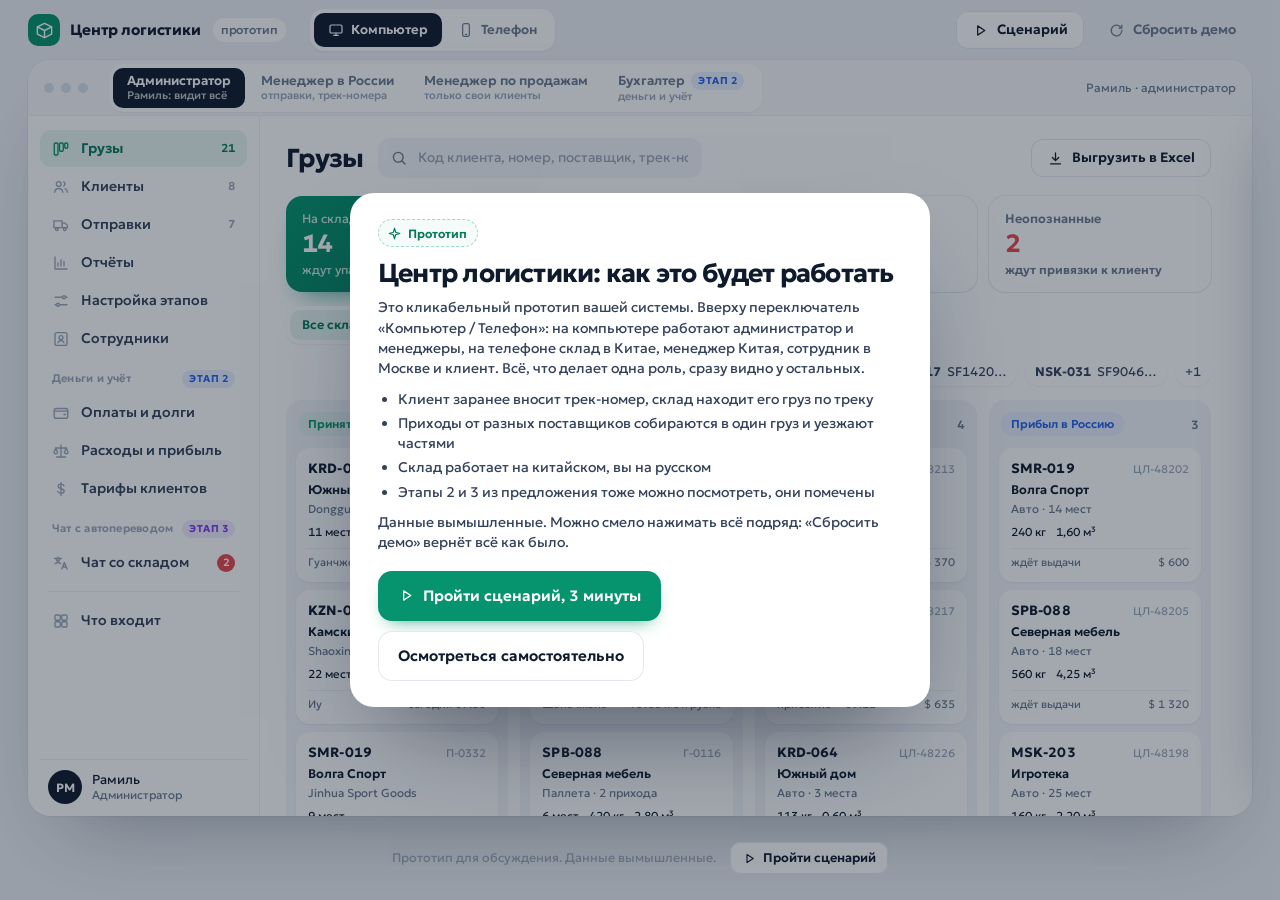
<file: index.html>
<!doctype html>
<html lang="ru">
<head>
<style>html,body{background:#eef1f5;margin:0}.fl body{visibility:hidden}</style>
<script>document.documentElement.classList.add("fl")</script>
<meta charset="utf-8">
<meta name="viewport" content="width=device-width, initial-scale=1, viewport-fit=cover">
<meta name="robots" content="noindex, nofollow">
<meta name="theme-color" content="#eef1f5">
<title>Центр логистики · прототип</title>
<link rel="preload" href="fonts/geologica-cyrillic-var.woff2" as="font" type="font/woff2" crossorigin>
<link rel="preload" href="fonts/geologica-latin-var.woff2" as="font" type="font/woff2" crossorigin>
<link rel="stylesheet" href="css/fonts.css?v=7ddf26c4f3">
<link rel="stylesheet" href="css/app.css?v=7ddf26c4f3">
<script>/* страница показывается, когда шрифт загружен: без подмены шрифта и сдвигов */(function(d){var done=function(){window.__fr=1;if(window.__ar)d.classList.remove("fl")};if(document.fonts&&document.fonts.load){Promise.all(["400 14px Geologica","700 14px Geologica"].map(function(f){return document.fonts.load(f,"АБВабвABCabc0123")})).then(done,done)}else{done()}setTimeout(function(){d.classList.remove("fl")},1800)})(document.documentElement)</script>
</head>
<body data-mode="desk" data-scn="off">
<header class="topbar">
  <div class="brand"><span class="mk" id="brandMark"></span><span class="bn">Центр логистики</span><small>прототип</small></div>
  <div class="seg mode" id="modeSeg" role="tablist" aria-label="Режим просмотра"></div>
  <div class="seg light cnt" id="cntSeg" aria-label="Сколько телефонов показать"></div>
  <div class="tb-right">
    <button class="btn" type="button" data-act="scnOpen" id="btnScn"></button>
    <button class="btn ghost" type="button" data-act="reset" id="btnReset"></button>
  </div>
</header>
<div class="mstrip" id="mstrip">
  <div class="ms-roles" id="msRoles"></div>
  <div class="ms-scn" id="msScn"></div>
  <button class="ms-menu" type="button" data-act="menu" id="msMenu" aria-label="Меню прототипа"></button>
</div>

<main class="stage">
  <section class="desk" aria-label="Экран компьютера">
    <div class="chrome"><i></i><i></i><i></i><div class="seg two" id="deskRoles"></div><span class="who" id="deskWho"></span></div>
    <div class="app">
      <aside class="side"><div class="view" id="side"></div></aside>
      <div class="main" id="deskScroll"><div class="view" id="deskView"></div></div>
      <div class="dim" id="deskDim" data-act="closeDesk"></div>
      <div class="drawer" id="drawer"></div>
      <div class="modal" id="modal"></div>
      <div class="dpush" id="dpush" data-act="dpushOpen"></div>
    </div>
  </section>
  <section class="phones" id="phones" data-n="2" aria-label="Экраны телефонов">
    <div class="pslot" id="ps0" data-slot="0"></div>
    <div class="pslot" id="ps1" data-slot="1"></div>
  </section>
</main>
<footer class="dock" aria-label="Сценарий"><div class="view dock-in" id="dock"></div></footer>
<div class="ov" id="ov"><div class="card" id="ovCard"></div></div>
<div class="toast" id="toast" role="status" aria-live="polite"></div>

<script src="js/util.js?v=7ddf26c4f3"></script>
<script src="js/i18n.js?v=7ddf26c4f3"></script>
<script src="js/store.js?v=7ddf26c4f3"></script>
<script src="js/desk.js?v=7ddf26c4f3"></script>
<script src="js/phone.js?v=7ddf26c4f3"></script>
<script src="js/scenario.js?v=7ddf26c4f3"></script>
<script src="js/main.js?v=7ddf26c4f3"></script>
</body>
</html>
</file>
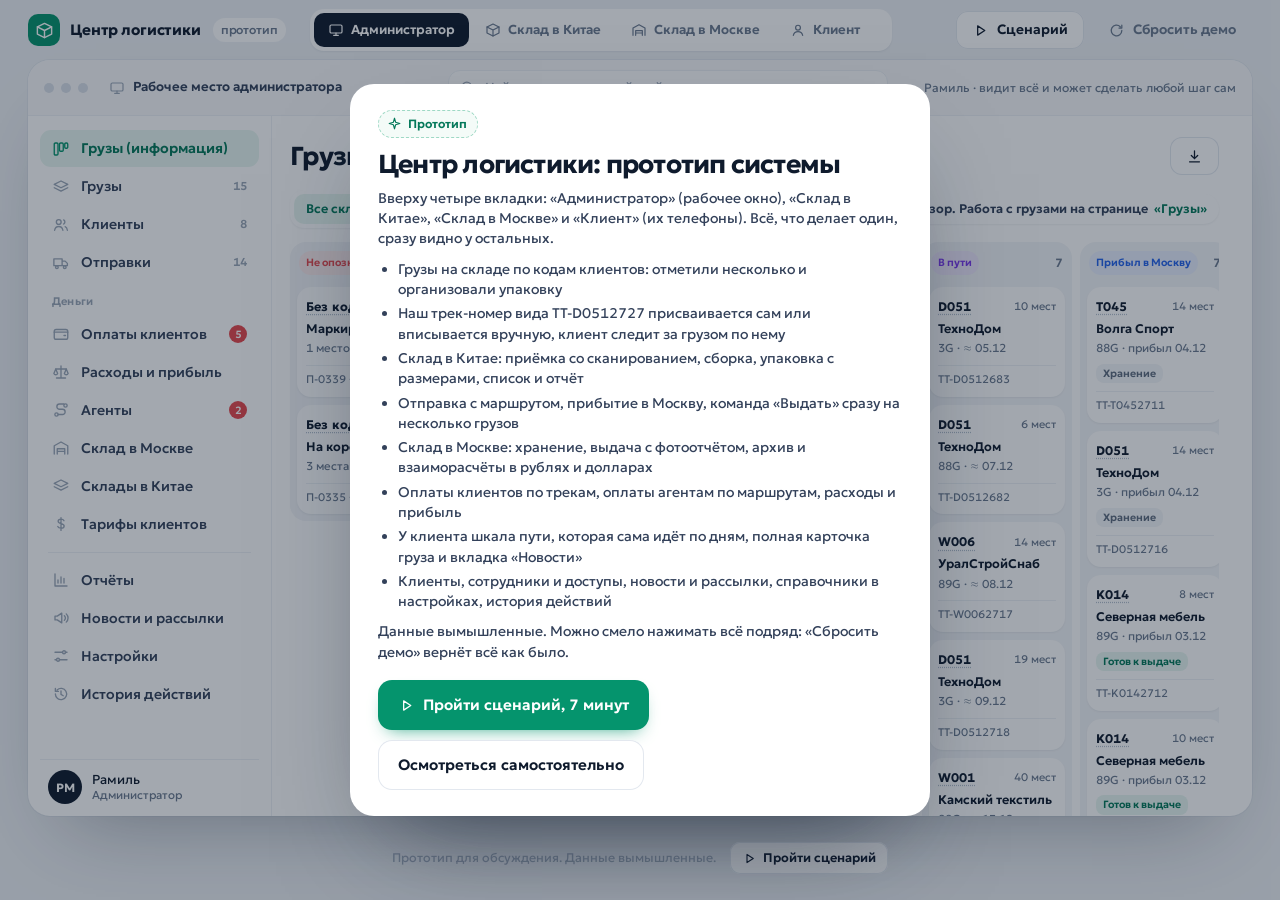
<file: v3/index.html>
<!doctype html>
<html lang="ru">
<head>
<style>html,body{background:#eef1f5;margin:0}.fl body{visibility:hidden}</style>
<script>document.documentElement.classList.add("fl")</script>
<meta charset="utf-8">
<meta name="viewport" content="width=device-width, initial-scale=1, viewport-fit=cover">
<meta name="robots" content="noindex, nofollow">
<meta name="theme-color" content="#eef1f5">
<title>Центр логистики · прототип</title>
<link rel="preload" href="fonts/geologica-cyrillic-var.woff2" as="font" type="font/woff2" crossorigin>
<link rel="preload" href="fonts/geologica-latin-var.woff2" as="font" type="font/woff2" crossorigin>
<link rel="stylesheet" href="css/fonts.css?v=2b55b999a1">
<link rel="stylesheet" href="css/app.css?v=2b55b999a1">
<script>/* страница показывается, когда шрифт загружен: без подмены шрифта и сдвигов */(function(d){var done=function(){window.__fr=1;if(window.__ar)d.classList.remove("fl")};if(document.fonts&&document.fonts.load){Promise.all(["400 14px Geologica","700 14px Geologica"].map(function(f){return document.fonts.load(f,"АБВабвABCabc0123")})).then(done,done)}else{done()}setTimeout(function(){d.classList.remove("fl")},1800)})(document.documentElement)</script>
</head>
<body data-mode="admin" data-scn="off">
<header class="topbar">
  <div class="brand"><span class="mk" id="brandMark"></span><span class="bn">Центр логистики</span><small>прототип</small></div>
  <div class="seg mode" id="modeSeg" role="tablist" aria-label="Кто работает"></div>
  <div class="tb-right">
    <button class="btn" type="button" data-act="scnOpen" id="btnScn"></button>
    <button class="btn ghost" type="button" data-act="reset" id="btnReset"></button>
  </div>
</header>
<div class="mstrip" id="mstrip">
  <div class="ms-roles" id="msRoles"></div>
  <div class="ms-scn" id="msScn"></div>
  <button class="ms-menu" type="button" data-act="menu" id="msMenu" aria-label="Меню прототипа"></button>
</div>

<main class="stage">
  <section class="desk" aria-label="Рабочее окно администратора">
    <div class="chrome"><i></i><i></i><i></i><div class="cbar" id="cbar"></div></div>
    <div class="app">
      <aside class="side"><div class="view" id="side"></div></aside>
      <div class="main" id="deskScroll"><div class="view" id="deskView"></div></div>
      <div class="dim" id="deskDim" data-act="closeDesk"></div>
      <div class="modal" id="modal"></div>
    </div>
  </section>
  <section class="phones" id="phones" aria-label="Экраны телефонов">
    <div class="pslot" id="ps0" data-slot="0"></div>
    <div class="pslot" id="ps2" data-slot="2"></div>
    <div class="pslot" id="ps1" data-slot="1"></div>
  </section>
</main>
<footer class="dock" aria-label="Сценарий"><div class="view dock-in" id="dock"></div></footer>
<div class="ov" id="ov"><div class="card" id="ovCard"></div></div>
<div class="toast" id="toast" role="status" aria-live="polite"></div>

<script src="js/util.js?v=2b55b999a1"></script>
<script src="js/i18n.js?v=2b55b999a1"></script>
<script src="js/store.js?v=2b55b999a1"></script>
<script src="js/desk.js?v=2b55b999a1"></script>
<script src="js/desk2.js?v=2b55b999a1"></script>
<script src="js/desk3.js?v=2b55b999a1"></script>
<script src="js/desk4.js?v=2b55b999a1"></script>
<script src="js/desk5.js?v=2b55b999a1"></script>
<script src="js/phone.js?v=2b55b999a1"></script>
<script src="js/phone2.js?v=2b55b999a1"></script>
<script src="js/scenario.js?v=2b55b999a1"></script>
<script src="js/main.js?v=2b55b999a1"></script>
</body>
</html>
</file>
<file: css/fonts.css>
@font-face{font-family:'Geologica';src:url('../fonts/geologica-cyrillic-var.woff2') format('woff2');font-weight:100 900;font-style:normal;font-display:block;unicode-range:U+0301,U+0400-045F,U+0490-0491,U+04B0-04B1,U+2116}
@font-face{font-family:'Geologica';src:url('../fonts/geologica-latin-var.woff2') format('woff2');font-weight:100 900;font-style:normal;font-display:block;unicode-range:U+0000-00FF,U+0131,U+0152-0153,U+02BB-02BC,U+02C6,U+02DA,U+02DC,U+0304,U+0308,U+0329,U+2000-206F,U+20AC,U+2122,U+2191,U+2193,U+2212,U+2215,U+FEFF,U+FFFD}
</file>
<file: css/app.css>
/* Центр логистики · прототип. Стиль «как банковское приложение». */
:root{
  --top:60px;--dockh:84px;
  --ph:clamp(600px,calc(100vh - 190px),860px);
  --bg:#eef1f5;--white:#fff;--soft:#f3f5f8;--soft-2:#f8f9fb;
  --ink:#0f1b2d;--ink-2:#33415a;--muted:#6b7a8f;--faint:#9aa6b6;
  --line:#e3e8ef;--line-2:#edf1f5;
  --accent:#05946d;--accent-d:#04785a;--accent-soft:#e7f6f0;--accent-ring:rgba(5,148,109,.18);
  --alert:#e5484d;--alert-soft:#fdecec;--warn:#d97706;--warn-soft:#fdf3e3;--blue:#2563eb;--blue-soft:#e9effd;--violet:#7c3aed;--violet-soft:#f1eafe;
  --sh-1:0 1px 2px rgba(15,27,45,.06);--sh-2:0 14px 30px -16px rgba(15,27,45,.32);--sh-3:0 40px 80px -40px rgba(15,27,45,.38);
  --r:16px;--r-sm:12px;--r-lg:22px;
  --font:"Geologica",-apple-system,"Segoe UI","PingFang SC","Microsoft YaHei","Noto Sans SC","WenQuanYi Zen Hei",sans-serif;
  --ease:cubic-bezier(.2,.7,.2,1);
}
*{box-sizing:border-box}
html{-webkit-text-size-adjust:100%}
body{margin:0;color:var(--ink);font:400 14px/1.45 var(--font);font-variant-numeric:tabular-nums;min-width:320px;-webkit-tap-highlight-color:transparent}
button,input,select,textarea{font:inherit;color:inherit}
button{cursor:pointer;background:none;border:0;padding:0}
button:focus{outline:none}
button:focus-visible{outline:2px solid var(--accent);outline-offset:2px}
a{color:inherit;text-decoration:none}
.ic{width:18px;height:18px;flex:none;display:block}
[hidden]{display:none!important}
::selection{background:var(--accent-ring)}

/* ===== верхняя панель ===== */
.topbar{height:var(--top);display:flex;align-items:center;gap:14px;padding:0 28px}
.brand{display:flex;align-items:center;gap:10px;font-weight:700;font-size:15px;letter-spacing:-.01em;white-space:nowrap;margin-right:10px}
.brand .mk{width:32px;height:32px;border-radius:10px;background:var(--accent);color:#fff;display:grid;place-items:center}
.brand .mk .ic{width:19px;height:19px}
.brand small{font-weight:500;color:var(--muted);font-size:12px;margin-left:2px;padding:3px 8px;border-radius:999px;background:var(--white)}
.tb-right{margin-left:auto;display:flex;gap:8px;align-items:center}
.cnt{transition:opacity .2s,visibility 0s}
body[data-mode="desk"] .cnt{opacity:0;visibility:hidden;pointer-events:none;transition:opacity .15s,visibility 0s linear .15s}
.mstrip{display:none}

/* сегменты */
.seg{display:inline-flex;padding:4px;gap:2px;background:var(--white);border-radius:14px;box-shadow:var(--sh-1);flex:none}
.seg button{height:34px;padding:0 14px;border-radius:10px;font-weight:600;font-size:13px;color:var(--muted);white-space:nowrap;transition:background .2s,color .2s;display:inline-flex;align-items:center;gap:7px;flex:none}
.seg button:hover{color:var(--ink)}
.seg button.on{background:var(--ink);color:#fff}
.seg button .ic{width:16px;height:16px}
.seg button .dot{width:7px;height:7px;border-radius:50%;background:var(--alert);box-shadow:0 0 0 2px #fff;opacity:0;transition:opacity .2s}
.seg button .dot.show{opacity:1}
.seg.light button.on{background:var(--accent-soft);color:var(--accent-d)}
.seg.sm button{height:30px;padding:0 12px;font-size:12.5px}
.seg.two button{height:auto;min-height:40px;padding:4px 14px;flex-direction:column;align-items:flex-start;justify-content:center;gap:0;line-height:1.2;text-align:left}
.seg.two button b{font-weight:600;font-size:13px;display:inline-flex;align-items:center;gap:6px}
.seg.two button small{font-weight:500;font-size:11px;color:var(--faint);white-space:nowrap}
.seg.two button.on small{color:rgba(255,255,255,.72)}

/* кнопки */
.btn{height:38px;padding:0 16px;border-radius:12px;background:var(--white);color:var(--ink);font-weight:600;font-size:13.5px;display:inline-flex;align-items:center;justify-content:center;gap:8px;white-space:nowrap;box-shadow:inset 0 0 0 1px var(--line);transition:background .15s,box-shadow .15s,transform .1s,opacity .15s;flex:none}
.btn:hover{background:var(--soft-2)}
.btn:active{transform:translateY(1px)}
.btn .ic{width:17px;height:17px}
.btn.pri{background:var(--accent);color:#fff;box-shadow:0 8px 18px -10px rgba(5,148,109,.9)}
.btn.pri:hover{background:var(--accent-d)}
.btn.dark{background:var(--ink);color:#fff;box-shadow:none}
.btn.dark:hover{background:#1c2a40}
.btn.ghost{background:transparent;box-shadow:none;color:var(--muted)}
.btn.ghost:hover{color:var(--ink);background:rgba(15,27,45,.04)}
.btn.sm{height:32px;padding:0 12px;font-size:12.5px;border-radius:10px;gap:6px}
.btn.sm .ic{width:15px;height:15px}
.btn.lg{height:50px;font-size:15px;border-radius:14px;padding:0 20px}
.btn.block{width:100%;flex:auto}
.btn[disabled],.btn.off{opacity:.42;pointer-events:none;box-shadow:none}
.lnk{color:var(--accent-d);font-weight:600;cursor:pointer}
.lnk:hover{text-decoration:underline}

/* метка «опция» */
.opt{display:inline-flex;align-items:center;gap:6px;height:28px;padding:0 10px 0 8px;border-radius:999px;border:1.5px dashed #9fd9c5;color:var(--accent-d);background:#f4fbf8;font-weight:600;font-size:12px;white-space:nowrap;transition:background .15s,border-color .15s;max-width:100%;min-width:0}
button.opt:hover{background:var(--accent-soft);border-color:var(--accent)}
.opt .ic{width:15px;height:15px}
.opt .ol{overflow:hidden;text-overflow:ellipsis;min-width:0}
.opt i{flex:none;font-style:normal;font-size:10px;letter-spacing:.06em;text-transform:uppercase;padding:2px 6px;border-radius:999px;background:var(--accent);color:#fff}

/* метки этапов */
.stg{display:inline-flex;align-items:center;flex:none;height:18px;padding:0 7px;border-radius:999px;font-style:normal;font-weight:700;font-size:10px;letter-spacing:.05em;text-transform:uppercase;white-space:nowrap;vertical-align:middle;background:var(--accent-soft);color:var(--accent-d)}
.stg.s2{background:var(--blue-soft);color:var(--blue)}
.stg.s3{background:var(--violet-soft);color:var(--violet)}
.stg.lg{height:26px;padding:0 11px;font-size:11.5px}
h1 .stg,h2 .stg,.phead h2 .stg{margin-left:10px;letter-spacing:.05em}
.btn .stg{margin-left:2px}

/* статусы */
.st{--c:#8a97a8;display:inline-flex;align-items:center;gap:6px;height:24px;padding:0 10px;border-radius:999px;font-weight:600;font-size:11.5px;white-space:nowrap;color:var(--c);background:color-mix(in srgb,var(--c) 11%,#fff);flex:none}
.st.lg{height:28px;font-size:12.5px;padding:0 12px}
.st[data-st=wait]{--c:#8a97a8}.st[data-st=in]{--c:#05946d}.st[data-st=pack]{--c:#d97706}.st[data-st=way]{--c:#7c3aed}.st[data-st=arrived]{--c:#2563eb}.st[data-st=done]{--c:#0f1b2d}.st[data-st=unk]{--c:#e5484d}

/* ===== сцена: компьютер и телефоны на одном месте, смена режима плавная ===== */
.stage{position:relative;margin:0 28px;height:max(calc(100vh - var(--top) - var(--dockh)),646px)}
.desk,.phones{position:absolute;inset:0;transition:opacity .22s var(--ease) .12s,transform .22s var(--ease) .12s,visibility 0s linear .12s}
body[data-mode="phone"] .desk,body[data-mode="desk"] .phones{opacity:0;visibility:hidden;pointer-events:none;transform:translateY(6px);transition:opacity .12s,transform .12s,visibility 0s linear .12s}

/* окно компьютера */
.desk{min-width:0;background:var(--white);border-radius:var(--r-lg);box-shadow:var(--sh-3),0 0 0 1px var(--line);display:flex;flex-direction:column;overflow:hidden;overflow:clip}
.chrome{height:56px;flex:none;display:flex;align-items:center;gap:7px;padding:0 16px;background:var(--soft-2);border-bottom:1px solid var(--line-2)}
.chrome i{width:10px;height:10px;border-radius:50%;background:#d9dfe8;flex:none}
.chrome .seg{margin-left:14px;min-width:0;overflow-x:auto;scrollbar-width:none}
.chrome .seg::-webkit-scrollbar{display:none}
.chrome .who{margin-left:auto;font-size:12px;color:var(--muted);white-space:nowrap;padding-left:12px}
.app{flex:1;min-height:0;display:grid;grid-template-columns:232px minmax(0,1fr);position:relative}
.side{border-right:1px solid var(--line-2);padding:14px 12px 12px;min-height:0;overflow:auto;scrollbar-width:thin}
.side .view{display:flex;flex-direction:column;gap:2px;min-height:100%}
.side .nav{display:grid;gap:1px}
.side .nav a{height:37px;display:flex;align-items:center;gap:11px;padding:0 12px;border-radius:11px;color:var(--ink-2);font-weight:500;cursor:pointer;transition:background .15s,color .15s;white-space:nowrap;min-width:0}
.side .nav a>span{overflow:hidden;text-overflow:ellipsis;min-width:0}
.side .nav a .ic{color:var(--faint);transition:color .15s}
.side .nav a b{margin-left:auto;font-weight:600;font-size:11.5px;color:var(--faint)}
.side .nav a b.hot{min-width:18px;height:18px;padding:0 5px;border-radius:9px;background:var(--alert);color:#fff;display:grid;place-items:center;font-size:10.5px}
.side .nav a:hover{background:var(--soft-2)}
.side .nav a.on{background:var(--accent-soft);color:var(--accent-d);font-weight:600}
.side .nav a.on .ic{color:var(--accent)}
.side .nav a.on b:not(.hot){color:var(--accent-d)}
.side .nav-g{display:flex;align-items:center;justify-content:space-between;gap:8px;padding:12px 12px 5px;font-size:11px;font-weight:600;color:var(--faint);letter-spacing:.02em;white-space:nowrap}
.side .nav-g span{overflow:hidden;text-overflow:ellipsis}
.side .sep{height:1px;background:var(--line-2);margin:8px 8px}
.side .me{margin-top:auto;display:flex;align-items:center;gap:10px;padding:10px 8px 0;border-top:1px solid var(--line-2);font-size:13px;line-height:1.25}
.side .me small{display:block;color:var(--muted);font-size:11.5px}
.ava{width:34px;height:34px;border-radius:50%;background:var(--ink);color:#fff;display:grid;place-items:center;font-weight:700;font-size:12px;flex:none}
.ava.sm{width:30px;height:30px;font-size:11px}
.main{min-width:0;min-height:0;overflow:auto;scrollbar-gutter:stable;position:relative;container-type:inline-size;container-name:desk}

/* смена экранов: плавно, без рывков */
.view{transition:opacity .22s var(--ease),transform .22s var(--ease)}
.view.out{opacity:0;transform:translateY(5px);transition-duration:.13s}
.view.pre{opacity:0;transform:translateY(5px);transition:none}
.pane{padding:22px 26px 34px}

/* шапка экрана */
.ph{display:flex;align-items:center;gap:14px;margin-bottom:18px;min-height:40px}
.ph h1{margin:0;font-size:26px;line-height:1.1;font-weight:700;letter-spacing:-.025em;white-space:nowrap;display:flex;align-items:center}
.ph .sub{color:var(--muted);font-size:13px;margin-top:4px;max-width:720px}
.ph .grow,.grow{flex:1;min-width:0}
.search{height:40px;display:flex;align-items:center;gap:8px;padding:0 12px;background:var(--soft);border-radius:12px;color:var(--muted);min-width:0;flex:1;max-width:420px}
.search.wide{max-width:none;margin-bottom:14px}
.search input{border:0;background:transparent;outline:none;flex:1;min-width:0;color:var(--ink);font-size:13.5px}
.search input::placeholder{color:var(--faint)}
.pback{display:inline-flex;align-items:center;gap:4px;color:var(--accent-d);font-weight:600;font-size:13.5px;padding:0 0 10px;cursor:pointer}
.pback .ic{width:18px;height:18px}

/* метрики */
.kpis{display:grid;grid-template-columns:repeat(4,minmax(0,1fr));gap:12px;margin-bottom:18px}
.kpi{background:var(--white);border-radius:var(--r);padding:14px 16px;box-shadow:var(--sh-1),0 0 0 1px var(--line-2);display:grid;gap:2px;min-width:0;text-align:left;transition:box-shadow .15s,transform .15s;align-content:start}
button.kpi:hover{box-shadow:var(--sh-2),0 0 0 1px var(--line-2)}
.kpi span{font-size:12.5px;color:var(--muted);white-space:nowrap;overflow:hidden;text-overflow:ellipsis}
.kpi strong{font-size:clamp(20px,1.95vw,28px);font-weight:700;letter-spacing:-.03em;line-height:1.15;white-space:nowrap;overflow:hidden;text-overflow:ellipsis}
.kpi strong.sm{font-size:18px;letter-spacing:-.02em;line-height:1.5}
.kpi small{font-size:12px;color:var(--muted);white-space:nowrap;overflow:hidden;text-overflow:ellipsis}
.kpi.hero{background:linear-gradient(135deg,#05946d,#037a59);box-shadow:0 14px 26px -16px rgba(5,148,109,.9)}
.kpi.hero span,.kpi.hero small{color:rgba(255,255,255,.8)}
.kpi.hero strong{color:#fff}
.kpi.bad strong{color:var(--alert)}

/* доска */
.fbar{display:flex;align-items:center;gap:14px;flex-wrap:wrap;margin:-4px 0 14px}
.wait-strip{display:flex;gap:8px;align-items:center;flex-wrap:wrap;font-size:12.5px;color:var(--muted);margin-left:auto;min-width:0}
.wait-strip .chip{display:inline-flex;gap:6px;align-items:center;height:28px;padding:0 10px;border-radius:999px;background:var(--white);box-shadow:var(--sh-1);color:var(--ink-2);white-space:nowrap}
.board{display:grid;grid-template-columns:repeat(4,minmax(0,1fr));gap:12px;align-items:start}
.lane{background:var(--soft);border-radius:var(--r);padding:10px;display:flex;flex-direction:column;gap:8px;min-width:0}
.lane-h{display:flex;align-items:center;justify-content:space-between;padding:2px 2px 4px}
.lane-h b{font-size:12px;color:var(--muted);font-weight:600}
.lane-empty{font-size:12px;color:var(--faint);text-align:center;padding:14px 4px}
.lane-more{font-size:12px;color:var(--muted);text-align:center;padding:4px;font-weight:500}
.lane-more:hover{color:var(--ink)}
.sc{background:var(--white);border-radius:14px;padding:11px 12px;box-shadow:var(--sh-1);display:grid;grid-template-columns:minmax(0,1fr);gap:2px;text-align:left;cursor:pointer;transition:box-shadow .18s,transform .18s;position:relative;width:100%;min-width:0}
.sc:hover{box-shadow:var(--sh-2);transform:translateY(-1px)}
.sc .t{display:flex;justify-content:space-between;align-items:baseline;gap:6px;min-width:0}
.sc .code{font-weight:700;font-size:13.5px;letter-spacing:.01em;white-space:nowrap}
.sc .id{font-size:11px;color:var(--faint);white-space:nowrap}
.sc .nm{font-weight:600;font-size:12.5px;white-space:nowrap;overflow:hidden;text-overflow:ellipsis}
.sc .sp{font-size:11.5px;color:var(--muted);white-space:nowrap;overflow:hidden;text-overflow:ellipsis}
.sc .m{display:flex;flex-wrap:wrap;gap:2px 10px;font-size:11.5px;margin-top:4px}
.sc .f{display:flex;justify-content:space-between;gap:8px;font-size:11px;color:var(--muted);border-top:1px solid var(--line-2);margin-top:6px;padding-top:6px;white-space:nowrap;min-width:0}
.sc .f span{overflow:hidden;text-overflow:ellipsis}
.sc.new{box-shadow:0 0 0 2px var(--accent),var(--sh-2)}
.sc.new::before{content:"новый";position:absolute;top:-8px;right:10px;font-size:10px;font-weight:700;letter-spacing:.04em;padding:2px 7px;border-radius:999px;background:var(--accent);color:#fff}
.bad{color:var(--alert);font-weight:600}
.ok{color:var(--accent-d);font-weight:600}
.foot{font-size:12.5px}

/* таблицы */
.tbl{width:100%;border-collapse:separate;border-spacing:0;font-size:13px;background:var(--white);border-radius:var(--r);box-shadow:var(--sh-1),0 0 0 1px var(--line-2);overflow:hidden}
.tbl.bare{box-shadow:none;border-radius:0}
.tbl th{text-align:left;font-weight:500;font-size:12px;color:var(--muted);padding:11px 14px;background:var(--soft-2);border-bottom:1px solid var(--line-2);white-space:nowrap}
.tbl td{padding:11px 14px;border-bottom:1px solid var(--line-2);vertical-align:middle}
.tbl tr:last-child td{border-bottom:0}
.tbl tbody tr{transition:background .15s}
.tbl tbody tr.click{cursor:pointer}
.tbl tbody tr.click:hover{background:var(--soft-2)}
.tbl tbody tr.fresh td:first-child{box-shadow:inset 3px 0 0 var(--accent)}
.tbl .r{text-align:right;white-space:nowrap}
.tbl .c{text-align:center}
.tbl .muted{color:var(--muted)}
.tbl .code{font-weight:700;white-space:nowrap}
.tbl td .ic{display:inline-block;vertical-align:middle}
.tbl tfoot td{font-weight:700;background:var(--soft-2);border-top:1px solid var(--line-2)}
.tbl .btns{display:inline-flex;gap:6px;justify-content:flex-end}
.tbl .num{display:inline-grid;place-items:center;width:22px;height:22px;border-radius:50%;background:var(--soft);font-size:11.5px;font-weight:700;color:var(--muted);margin-right:10px}
.s12{font-size:12px}.s13{font-size:13px}.blk{display:block}
.p0{margin:0}.mb8{margin-bottom:8px}.mt8{margin-top:8px}
.ell1{white-space:nowrap;overflow:hidden;text-overflow:ellipsis;min-width:0}
.center{text-align:center}

/* панели и карточки */
.box{background:var(--white);border-radius:var(--r);box-shadow:var(--sh-1),0 0 0 1px var(--line-2);padding:16px 18px;min-width:0}
.box.flat{background:var(--soft-2);box-shadow:none;padding:12px 14px}
.box.tblbox{padding:0;overflow:hidden}
.box h3{margin:0 0 12px;font-size:15px;font-weight:700;letter-spacing:-.01em;display:flex;align-items:center;gap:8px;min-width:0}
.box h3 .h3s{font-weight:500;font-size:12.5px;margin-left:auto;white-space:nowrap}
.box p{margin:0 0 10px}
.box p.p0,.box p:last-child{margin-bottom:0}
.box p.mb8{margin-bottom:8px}
.h3{margin:0 0 10px;font-size:14px;font-weight:700;letter-spacing:-.01em}
.h3.mt2{margin-top:22px;font-size:15px}
.grid2{display:grid;grid-template-columns:minmax(0,1.35fr) minmax(0,1fr);gap:14px;align-items:start}
.grid2.wide-l{grid-template-columns:minmax(0,2.1fr) minmax(0,1fr)}
.col{display:grid;gap:14px;min-width:0}
.row{display:flex;align-items:center;gap:10px;min-width:0}
.row.wrap{flex-wrap:wrap}
.row2{display:grid;grid-template-columns:minmax(0,1fr) minmax(0,1fr);gap:10px;align-items:start}
.row3{display:grid;grid-template-columns:repeat(3,minmax(0,1fr));gap:10px;align-items:start}
.muted{color:var(--muted)}
.mt{margin-top:14px}.mt2{margin-top:22px}
.tag{display:inline-flex;align-items:center;height:26px;padding:0 10px;border-radius:999px;background:var(--soft);font-size:12px;font-weight:600;color:var(--ink-2);flex:none;white-space:nowrap}
.tag.code{background:var(--ink);color:#fff;letter-spacing:.02em}
.tag.lg{height:32px;font-size:14px;padding:0 12px}
.kv{display:grid;grid-template-columns:auto 1fr;gap:6px 14px;font-size:13px;margin:0}
.kv dt{color:var(--muted)}.kv dd{margin:0;font-weight:500;min-width:0;overflow-wrap:anywhere}
.big{font-size:22px;font-weight:700;letter-spacing:-.02em;line-height:1.2}
.warn-box{background:var(--alert-soft);box-shadow:none}
.warn-box b{display:flex;align-items:center;gap:8px;color:var(--alert);margin-bottom:4px}
.addr{display:grid;grid-template-columns:minmax(0,1fr) auto;gap:2px 10px;padding:9px 0;border-bottom:1px solid var(--line-2);font-size:12.5px;align-items:center}
.addr:last-child{border-bottom:0;padding-bottom:0}
.addr b{grid-column:1/-1;font-size:13px}
.addr span{color:var(--ink-2);overflow-wrap:anywhere;min-width:0}
.addr .btn{grid-row:2;grid-column:2}

/* фото */
.photos{display:grid;grid-template-columns:repeat(3,minmax(0,1fr));gap:8px}
.photos.gap{margin-bottom:10px}
.ph-i{border-radius:12px;overflow:hidden;aspect-ratio:4/3;background:var(--soft);position:relative;display:block}
.ph-i svg,.ph-i img{width:100%;height:100%;display:block;object-fit:cover}
.ph-i em{position:absolute;left:6px;bottom:6px;font-style:normal;font-size:10px;font-weight:600;padding:2px 6px;border-radius:6px;background:rgba(15,27,45,.62);color:#fff}

/* история */
.tl{list-style:none;margin:0;padding:0}
.tl li{position:relative;padding:0 0 14px 24px;font-size:13px}
.tl li:last-child{padding-bottom:0}
.tl li::before{content:"";position:absolute;left:3px;top:4px;width:11px;height:11px;border-radius:50%;background:var(--white);box-shadow:inset 0 0 0 2px #cfd7e2}
.tl li::after{content:"";position:absolute;left:8px;top:17px;bottom:1px;width:1.5px;background:#e3e8ef}
.tl li:last-child::after{display:none}
.tl li.done::before{background:var(--accent);box-shadow:none}
.tl li.done::after{background:var(--accent)}
.tl li.cur::before{background:var(--white);box-shadow:inset 0 0 0 2.5px var(--accent),0 0 0 4px var(--accent-ring)}
.tl li b{font-weight:600;display:block}
.tl li small{color:var(--muted);font-size:12px}
.tl li.todo{color:var(--faint)}
.tl li.todo b{font-weight:500}

/* шторка справа и окна внутри компьютера */
.dim{position:absolute;inset:0;background:rgba(15,27,45,.24);opacity:0;pointer-events:none;transition:opacity .22s;z-index:5}
.dim.show{opacity:1;pointer-events:auto}
.drawer{position:absolute;top:0;right:0;bottom:0;width:min(460px,94%);background:var(--white);box-shadow:-30px 0 60px -30px rgba(15,27,45,.35);transform:translateX(104%);transition:transform .28s var(--ease);z-index:6;display:flex;flex-direction:column}
.drawer.show{transform:none}
.drawer .dh{display:flex;align-items:center;gap:10px;padding:14px 18px;border-bottom:1px solid var(--line-2)}
.drawer .dh h2{margin:0;font-size:19px;font-weight:700;letter-spacing:-.02em;line-height:1.15}
.drawer .dh small{display:block;font-size:11.5px;color:var(--muted)}
.drawer .dh .st{margin-left:auto}
.drawer .dh .x{margin-left:0}
.drawer .db{flex:1;overflow:auto;padding:16px 18px 24px;display:grid;gap:16px;align-content:start}
.x{width:34px;height:34px;border-radius:10px;display:grid;place-items:center;color:var(--muted);margin-left:auto;transition:background .15s;flex:none}
.x:hover{background:var(--soft);color:var(--ink)}
.x.soft{background:var(--white);box-shadow:var(--sh-1)}
.x.sm{width:28px;height:28px}
.x.sm .ic{width:15px;height:15px}
.modal{position:absolute;left:50%;top:50%;width:min(500px,92%);max-height:92%;overflow:auto;background:var(--white);border-radius:20px;box-shadow:0 40px 80px -30px rgba(15,27,45,.5);transform:translate(-50%,-46%) scale(.98);opacity:0;pointer-events:none;transition:opacity .2s,transform .24s var(--ease);z-index:7;padding:20px 22px}
.modal.wide{width:min(720px,94%)}
.modal.show{opacity:1;transform:translate(-50%,-50%);pointer-events:auto}
.modal h2{margin:0;font-size:19px;font-weight:700;letter-spacing:-.02em;display:flex;align-items:center;flex-wrap:wrap;gap:4px 0}
.modal .mh{display:flex;align-items:flex-start;gap:12px;margin-bottom:14px}
.modal .mh>div:nth-child(2){min-width:0;flex:1}
.modal .mi{width:44px;height:44px;border-radius:14px;background:var(--accent-soft);color:var(--accent);display:grid;place-items:center;flex:none}
.modal .mi.alert,.ti.alert{background:var(--alert-soft);color:var(--alert)}
.modal .mi .ic{width:22px;height:22px}
.modal p{margin:0 0 12px;color:var(--ink-2)}
.modal .mf{display:flex;gap:8px;justify-content:flex-end;margin-top:18px;flex-wrap:wrap}
.note{font-size:12.5px;color:var(--muted);background:var(--soft);border-radius:12px;padding:10px 12px}
.note.warn{background:var(--warn-soft);color:#93540a}
.note.code4{text-align:center;font-size:24px;font-weight:700;letter-spacing:.2em;color:var(--ink)}
.tscroll{overflow:auto;max-height:46vh;border-radius:14px;box-shadow:0 0 0 1px var(--line-2)}
.unk{display:grid;grid-template-columns:96px minmax(0,1fr);gap:12px;align-items:start;padding:12px;border-radius:14px;background:var(--soft-2);margin-bottom:10px}
.unk p{margin:4px 0 8px;font-size:13px}
.inv{display:grid;gap:12px}
.inv-h{display:grid;grid-template-columns:minmax(0,1fr) minmax(0,1fr);gap:12px}
.inv-h>div{background:var(--soft-2);border-radius:12px;padding:10px 12px;display:grid;gap:1px;font-size:12.5px;min-width:0}
.inv-h small{color:var(--muted);font-size:11.5px}
.inv-h span{color:var(--ink-2)}
.inv .tbl{box-shadow:0 0 0 1px var(--line-2);border-radius:14px}
.linkrow{display:grid;grid-template-columns:auto minmax(0,1fr) auto;gap:10px;align-items:center;width:100%;text-align:left;padding:10px 12px;border-radius:12px;background:var(--soft-2);margin-bottom:6px;transition:background .15s;font-size:13px}
.linkrow:last-child{margin-bottom:0}
.linkrow:hover{background:var(--soft)}
.linkrow>.ic{color:var(--muted)}
.linkrow b{display:block;font-weight:600}
.linkrow small{display:block;color:var(--muted);font-size:12px}
.docrow{display:grid;grid-template-columns:auto minmax(0,1fr) auto;gap:10px;align-items:center;padding:8px 0;border-bottom:1px solid var(--line-2);font-size:13px}
.docrow>.ic{color:var(--accent)}
.docrow b{display:block;font-weight:600;overflow-wrap:anywhere}
.docrow small{display:block;color:var(--muted);font-size:12px}
.attach{margin-top:10px;font-size:12.5px;gap:6px}
.small0{font-size:13px;margin:0}

/* переключатель */
.sw{width:38px;height:22px;border-radius:11px;background:#d5dce6;position:relative;transition:background .18s;flex:none;vertical-align:middle}
.sw i{position:absolute;left:2px;top:2px;width:18px;height:18px;border-radius:50%;background:#fff;box-shadow:0 1px 3px rgba(15,27,45,.3);transition:transform .18s var(--ease)}
.sw.on{background:var(--accent)}
.sw.on i{transform:translateX(16px)}
.sw.lock{opacity:.55}
.chk{height:44px;width:100%;display:flex;align-items:center;gap:10px;padding:0 12px;border-radius:12px;background:var(--soft);font-weight:600;font-size:14px;border:1.5px solid transparent;transition:background .15s,border-color .15s}
.chk.on{background:var(--accent-soft);border-color:var(--accent);color:var(--accent-d)}
.cb{width:20px;height:20px;border-radius:6px;box-shadow:inset 0 0 0 1.5px #b9c4d2;background:#fff;display:grid;place-items:center;flex:none;color:#fff;transition:background .15s,box-shadow .15s}
.cb .ic{width:14px;height:14px;stroke-width:2.6}
.on>.cb,.chk.on .cb,.cpick .cb:has(.ic){background:var(--accent);box-shadow:none}

/* поля */
.fld{display:grid;gap:6px;min-width:0}
.fld>span{font-size:12.5px;color:var(--muted);font-weight:500}
.fld>span b{color:var(--alert);font-weight:600}
.inp{height:44px;width:100%;min-width:0;border-radius:12px;border:1.5px solid transparent;background:var(--soft);padding:0 12px;outline:none;font-size:15px;transition:border-color .15s,background .15s,box-shadow .15s}
.inp:focus{border-color:var(--accent);background:var(--white);box-shadow:0 0 0 4px var(--accent-ring)}
.inp.big{height:52px;font-size:17px;font-weight:700;letter-spacing:.02em;text-transform:uppercase}
.inp.big::placeholder{text-transform:none;font-size:14px}
.inp.sm{height:36px;font-size:13px}
.inp::placeholder{color:var(--faint);font-weight:400;letter-spacing:0}
.inp[disabled]{opacity:.55}
select.inp{appearance:auto}
.choice{display:grid;gap:8px}
.choice.cols2{grid-template-columns:minmax(0,1fr) minmax(0,1fr)}
.choice.cols3{grid-template-columns:repeat(3,minmax(0,1fr))}
.choice button{min-height:44px;padding:8px 12px;border-radius:12px;background:var(--soft);font-weight:600;font-size:13.5px;text-align:left;display:flex;align-items:center;gap:10px;border:1.5px solid transparent;transition:background .15s,border-color .15s;min-width:0;line-height:1.25}
.choice button>span{min-width:0}
.choice button small{display:block;font-weight:400;color:var(--muted);font-size:11.5px}
.choice button.on{background:var(--accent-soft);border-color:var(--accent);color:var(--accent-d)}
.choice.cols3 button{padding:8px 8px;justify-content:center;text-align:center;font-size:13px}

/* отгрузка: выбор грузов и мест */
.grp{margin-bottom:12px}
.crow{display:grid;grid-template-columns:minmax(0,1fr) auto;gap:10px;align-items:center;padding:8px 10px;border-radius:14px;background:var(--soft-2);margin-bottom:6px;border:1.5px solid transparent;transition:background .15s,border-color .15s,opacity .15s}
.crow:last-child{margin-bottom:0}
.crow.on{background:var(--accent-soft);border-color:var(--accent)}
.crow.off{opacity:.45}
.crow.new{box-shadow:0 0 0 2px var(--accent)}
.cpick{display:grid;grid-template-columns:auto minmax(0,1fr);gap:10px;align-items:center;text-align:left;min-width:0;padding:4px 0}
.ct{min-width:0;display:block}
.ct b{display:block;font-weight:600;font-size:13.5px;white-space:nowrap;overflow:hidden;text-overflow:ellipsis}
.ct small{display:block;color:var(--muted);font-size:12px;white-space:nowrap;overflow:hidden;text-overflow:ellipsis}
.cqty{display:grid;grid-template-columns:34px auto 34px;gap:8px;align-items:center;background:var(--white);border-radius:12px;padding:4px;box-shadow:var(--sh-1)}
.cqty button{width:34px;height:34px;border-radius:9px;background:var(--soft);display:grid;place-items:center}
.cqty button:hover{background:var(--line)}
.cqty span{text-align:center;font-size:13px;white-space:nowrap;line-height:1.15}
.cqty span b{font-size:16px}
.cqty small,.cleft small{display:block;font-size:10.5px;color:var(--muted)}
.cleft{text-align:right;font-size:13px;white-space:nowrap;line-height:1.2;padding-right:4px}
.sum{margin:8px 0 12px}

/* ===== телефоны ===== */
.phones{display:flex;justify-content:center;align-items:flex-start;gap:48px}
.pslot{width:576px;flex:none;display:flex;flex-direction:column;align-items:center;gap:10px;min-width:0;transition:transform .34s var(--ease),opacity .2s,visibility 0s}
.phones[data-n="1"] .pslot:first-child{transform:translateX(calc(50% + 24px))}
.phones[data-n="1"] .pslot:last-child{opacity:0;visibility:hidden;pointer-events:none;transition:opacity .15s,visibility 0s linear .15s}
.prole{max-width:100%;overflow-x:auto;scrollbar-width:none}
.prole::-webkit-scrollbar{display:none}
.prole button{height:28px;padding:0 10px;font-size:12.5px;border-radius:9px}
.phone{height:var(--ph);width:calc(var(--ph) * .49);border-radius:48px;background:#0f1b2d;padding:11px;box-shadow:0 40px 70px -30px rgba(15,27,45,.5),inset 0 0 0 1.5px #2a3850;flex:none}
.screen{width:100%;height:100%;border-radius:38px;overflow:hidden;overflow:clip;background:var(--bg);position:relative;display:flex;flex-direction:column;isolation:isolate}
.sbar{height:42px;flex:none;display:flex;justify-content:space-between;align-items:center;padding:4px 26px 0;font-weight:600;font-size:13px;position:relative;z-index:3}
.sbar::after{content:"";position:absolute;left:50%;top:9px;width:96px;height:26px;border-radius:14px;background:#0f1b2d;transform:translateX(-50%)}
.sbar .ind{display:flex;gap:5px;align-items:center}
.sbar .bat{width:22px;height:11px;border-radius:3px;box-shadow:inset 0 0 0 1.5px var(--ink);position:relative}
.sbar .bat::after{content:"";position:absolute;inset:2.5px 6px 2.5px 2.5px;background:var(--ink);border-radius:1px}
.pview{flex:1;min-height:0;overflow-y:auto;overflow-x:hidden;scrollbar-width:none;overscroll-behavior:contain}
.pview::-webkit-scrollbar{display:none}
.pp{padding:4px 16px 22px}
.ptabs{height:70px;flex:none;display:grid;grid-auto-flow:column;grid-auto-columns:minmax(0,1fr);background:var(--white);border-top:1px solid var(--line-2);padding:8px 6px 16px}
.ptabs button{display:grid;justify-items:center;align-content:start;gap:3px;font-size:10.5px;font-weight:600;color:var(--faint);position:relative;transition:color .15s;min-width:0}
.ptabs button span{max-width:100%;white-space:nowrap;overflow:hidden;text-overflow:ellipsis}
.ptabs button .ic{width:22px;height:22px}
.ptabs button.on{color:var(--accent-d)}
.ptabs button i{position:absolute;top:-3px;left:calc(50% + 6px);min-width:16px;height:16px;padding:0 4px;border-radius:8px;background:var(--alert);color:#fff;font-style:normal;font-size:10px;line-height:16px;text-align:center;opacity:0;transition:opacity .2s}
.ptabs button i.show{opacity:1}
.ptabs button em{font-style:normal;color:var(--violet)}
.phead{display:flex;align-items:flex-end;justify-content:space-between;gap:10px;padding:6px 2px 12px}
.phead>div:first-child{min-width:0}
.phead.sub{padding-top:14px}
.phead.sub h2{font-size:18px}
.phead h2{margin:0;font-size:24px;font-weight:700;letter-spacing:-.03em;line-height:1.1;display:flex;align-items:center;flex-wrap:wrap;gap:4px 0}
.phead small{display:block;color:var(--muted);font-size:12px;margin-bottom:3px}
.phead .st,.phead .stg{margin-bottom:3px}
.whsel{display:inline-flex;align-items:center;gap:4px;font:inherit;letter-spacing:inherit;text-align:left}
.whsel .ic{width:20px;height:20px;color:var(--accent)}
.pp .pback{padding:6px 0 4px;display:flex}
.pcard{background:var(--white);border-radius:18px;padding:14px;box-shadow:var(--sh-1);margin-bottom:10px;text-align:left;width:100%;display:block;position:relative}
button.pcard{cursor:pointer;transition:box-shadow .15s,transform .15s}
button.pcard:hover{box-shadow:var(--sh-2)}
.pcard.new{box-shadow:0 0 0 2px var(--accent),var(--sh-1)}
.pcard.left{text-align:left}
.pcard.dimmed{opacity:.5}
.pcard.warnc{background:var(--warn-soft);box-shadow:none;padding:12px 14px}
.pcard .t{display:flex;justify-content:space-between;align-items:center;gap:8px;min-width:0}
.pcard .id{font-weight:700;font-size:14px;min-width:0;overflow:hidden;text-overflow:ellipsis;white-space:nowrap;display:inline-flex;align-items:center;gap:6px}
.pcard .id.big{font-size:19px;letter-spacing:.01em}
.pcard .t>.ic{color:var(--faint);flex:none}
.mono{letter-spacing:.02em;font-variant-numeric:tabular-nums}
.strong{font-weight:600;color:var(--ink)}
.pcard .m{display:flex;gap:4px 10px;flex-wrap:wrap;font-size:12.5px;color:var(--ink-2);margin-top:8px}
.pcard .photos{margin-top:10px;gap:6px}
.pcard .photos:first-child{margin-top:0;margin-bottom:6px}
.pcard .photos .ph-i{border-radius:10px}
.pcard .sub{font-size:12px;color:var(--muted);margin-top:6px;display:block;overflow-wrap:anywhere}
.pcard .sub.strong{color:var(--ink-2);font-weight:500}
.pcard .sub.m0{margin:0}
.pcard.track{background:linear-gradient(135deg,#0f1b2d,#22314a);color:#fff}
.pcard.track .muted,.pcard.track .sub{color:rgba(255,255,255,.7)}
.pcard.track .strong{color:#fff}
.pcard.codec{display:grid;gap:2px;text-align:center}
.pcard.codec b{font-size:30px;letter-spacing:.02em;line-height:1.15}
.pcard.codec .sub{margin-top:2px}
.plabel{font-weight:700;margin-bottom:2px;display:flex;align-items:center;gap:8px;flex-wrap:wrap}
.phint{font-size:12px;color:var(--muted);margin:0 2px 12px}
.pempty{font-size:13px;color:var(--muted);margin:6px 2px 12px}
.pay-hero{background:linear-gradient(135deg,#05946d,#037a59);color:#fff;border-radius:20px;padding:16px;margin-bottom:12px;box-shadow:0 16px 28px -18px rgba(5,148,109,.9)}
.pay-hero span{font-size:12.5px;opacity:.85;display:block}
.pay-hero strong{display:block;font-size:28px;font-weight:700;letter-spacing:-.03em;margin:2px 0 6px;line-height:1.15}
.pay-hero .btn{background:rgba(255,255,255,.18);color:#fff;box-shadow:none;margin-top:6px}
.pay-hero .btn:hover{background:rgba(255,255,255,.28)}
.pseg{display:flex;gap:6px;margin:0 0 12px;flex-wrap:wrap}
.pseg button,.pchips button{height:32px;padding:0 13px;border-radius:999px;background:var(--white);font-weight:600;font-size:12.5px;color:var(--muted);box-shadow:var(--sh-1);transition:background .15s,color .15s;white-space:nowrap;flex:none}
.pseg button.on{background:var(--ink);color:#fff}
.pchips{display:flex;gap:6px;overflow-x:auto;margin:0 -16px 10px;padding:2px 16px;scrollbar-width:none}
.pchips::-webkit-scrollbar{display:none}
.pchips button.on{background:var(--accent-soft);color:var(--accent-d);box-shadow:inset 0 0 0 1.5px var(--accent)}
.pline{display:flex;flex-wrap:wrap;justify-content:space-between;align-items:center;gap:4px 10px;padding:11px 0;border-bottom:1px solid var(--line-2);font-size:13.5px}
.pline>span,.pline>b{min-width:0;overflow-wrap:anywhere}
.pline>b{text-align:right;font-weight:600}
.pline:last-child{border-bottom:0;padding-bottom:2px}
.pline small{display:block;color:var(--muted);font-size:12px;font-weight:400}
.pline.mini{padding:7px 0;font-size:12.5px;border-bottom:0}
.pline.top{align-items:flex-start}
.pline .rt{text-align:right}
.pline.ev{justify-content:flex-start;flex-wrap:nowrap;gap:12px}
.evi{width:32px;height:32px;border-radius:10px;display:grid;place-items:center;background:var(--accent-soft);color:var(--accent);flex:none}
.nw{white-space:nowrap}
.rt2{text-align:right}
.opts-row{display:flex;flex-wrap:wrap;gap:6px;margin:0 0 12px}
.tile{display:grid;grid-template-columns:42px minmax(0,1fr) auto;gap:12px;align-items:center;background:var(--white);border-radius:18px;padding:14px;box-shadow:var(--sh-1);margin-bottom:10px;width:100%;text-align:left;cursor:pointer;transition:box-shadow .15s}
.tile:hover{box-shadow:var(--sh-2)}
.tile .ti{width:42px;height:42px;border-radius:14px;display:grid;place-items:center;background:var(--accent-soft);color:var(--accent)}
.tile .ti .ic{width:22px;height:22px}
.tile b{display:block;font-size:14.5px}
.tile small{color:var(--muted);font-size:12px;display:block}
.tile .n{font-size:20px;font-weight:700;letter-spacing:-.02em}
.tile.hero{background:var(--accent);color:#fff;box-shadow:0 16px 28px -18px rgba(5,148,109,.95)}
.tile.hero .ti{background:rgba(255,255,255,.18);color:#fff}
.tile.hero small{color:rgba(255,255,255,.82)}
.stepper{display:grid;grid-template-columns:44px minmax(0,1fr) 44px;gap:6px;align-items:center}
.stepper button{height:44px;border-radius:12px;background:var(--soft);display:grid;place-items:center}
.pp .stepper button,.pp .inp,.pp .choice button,.psheet .inp,.psheet .choice button{background:var(--white);box-shadow:var(--sh-1)}
.pp .choice button.on,.psheet .choice button.on{background:var(--accent-soft)}
.pcard .inp,.pcard.form .inp{background:var(--soft);box-shadow:none}
.pp .inp:focus,.psheet .inp:focus{box-shadow:0 0 0 4px var(--accent-ring)}
.stepper .inp{text-align:center;font-weight:700}
.cam{display:grid;grid-template-columns:repeat(3,minmax(0,1fr));gap:6px}
.cam .shot{aspect-ratio:1;border-radius:12px;overflow:hidden;position:relative;animation:pop .28s var(--ease)}
.cam .shot svg,.cam .shot img{width:100%;height:100%;display:block;object-fit:cover}
.cam .add{aspect-ratio:1;border-radius:12px;border:1.5px dashed #b9c4d2;display:grid;place-items:center;align-content:center;gap:4px;color:var(--muted);font-size:11px;font-weight:600;background:var(--white);transition:border-color .15s,color .15s;padding:4px;text-align:center;line-height:1.2}
.cam .add:hover{border-color:var(--accent);color:var(--accent-d)}
.cam .add .ic{width:22px;height:22px}
@keyframes pop{from{transform:scale(.9);opacity:0}to{transform:none;opacity:1}}
.found{display:flex;align-items:center;gap:10px;padding:10px 12px;border-radius:12px;background:var(--accent-soft);color:var(--accent-d);font-size:13px;font-weight:600;min-height:48px}
.found>span{min-width:0;overflow-wrap:anywhere}
.found.bad{background:var(--alert-soft);color:var(--alert)}
.found.idle{background:var(--soft);color:var(--muted);font-weight:500}
.pp .found.idle{background:rgba(15,27,45,.045)}
.found small{display:block;font-weight:400;color:inherit;opacity:.85}
.req{font-size:11.5px;color:var(--muted);text-align:center;margin-top:8px;min-height:16px}
.req.left{text-align:left;margin:6px 2px 0}
.okmark{width:64px;height:64px;border-radius:50%;background:var(--accent);color:#fff;display:grid;place-items:center;margin:14px auto 12px;animation:pop .35s var(--ease)}
.okmark .ic{width:32px;height:32px}
.okh{margin:0;font-size:22px;letter-spacing:-.02em}
.oks{margin:4px 0 14px;font-size:13px}
.lang{display:inline-flex;padding:3px;border-radius:999px;background:var(--white);box-shadow:var(--sh-1);font-size:11.5px;font-weight:700;flex:none}
.lang button{height:24px;padding:0 9px;border-radius:999px;color:var(--muted);white-space:nowrap}
.lang button.on{background:var(--ink);color:#fff}
.prow{display:grid;grid-template-columns:auto minmax(0,1fr) auto;gap:10px;align-items:center;width:100%;text-align:left;padding:10px;border-radius:12px;background:var(--soft-2);margin-top:8px;border:1.5px solid transparent;transition:background .15s,border-color .15s}
.prow.on{background:var(--accent-soft);border-color:var(--accent)}
.trio{display:grid;grid-template-columns:repeat(3,minmax(0,1fr));gap:6px;margin-top:10px}
.trio span{font-size:11px;color:var(--muted);line-height:1.2;display:block}
.trio b{display:block;font-size:20px;color:var(--ink);letter-spacing:-.02em;line-height:1.2}
.trio .bad b{color:var(--alert)}
.duo{display:grid;grid-template-columns:minmax(0,1fr) minmax(0,1fr);gap:10px}
.duo .pcard .sub{margin:0}
.num{display:block;font-size:22px;font-weight:700;letter-spacing:-.02em;line-height:1.25}
.sh-t{display:flex;justify-content:space-between;align-items:center;gap:10px;margin-bottom:10px}
.sh-t h3{margin:0!important}
.stack{display:grid;gap:8px}
.stack .btn{white-space:normal;height:auto;min-height:50px;padding:8px 14px;line-height:1.25;text-align:left}
.nb{min-width:20px;height:20px;padding:0 6px;border-radius:10px;background:var(--alert);color:#fff;font-style:normal;font-size:11px;font-weight:700;display:grid;place-items:center;flex:none}

/* уведомление на телефоне и в окне компьютера */
.push,.dpush{background:rgba(255,255,255,.96);border-radius:20px;padding:11px 12px;display:grid;grid-template-columns:34px minmax(0,1fr) auto;gap:10px;box-shadow:0 18px 40px -16px rgba(15,27,45,.45),0 0 0 1px rgba(15,27,45,.04);opacity:0;pointer-events:none;transition:transform .42s var(--ease),opacity .3s;cursor:pointer;-webkit-backdrop-filter:blur(14px);backdrop-filter:blur(14px)}
.push{position:absolute;top:48px;left:10px;right:10px;z-index:4;transform:translateY(-140%)}
.dpush{position:absolute;top:14px;right:18px;width:min(340px,90%);z-index:8;transform:translateY(-20px);grid-template-columns:34px minmax(0,1fr)}
.push.show,.dpush.show{transform:none;opacity:1;pointer-events:auto}
.push .mk,.dpush .mk{width:34px;height:34px;border-radius:10px;background:var(--accent);color:#fff;display:grid;place-items:center}
.push b,.dpush b{display:block;font-size:12.5px}
.push p,.dpush p{margin:1px 0 0;font-size:12.5px;line-height:1.35;color:var(--ink-2);overflow-wrap:anywhere;display:-webkit-box;-webkit-line-clamp:3;-webkit-box-orient:vertical;overflow:hidden}
.push small{font-size:11px;color:var(--muted)}

/* нижняя шторка телефона */
.pdim{position:absolute;inset:0;background:rgba(15,27,45,.3);opacity:0;pointer-events:none;transition:opacity .22s;z-index:5}
.pdim.show{opacity:1;pointer-events:auto}
.psheet{position:absolute;left:0;right:0;bottom:0;max-height:86%;overflow:auto;background:var(--bg);border-radius:24px 24px 0 0;padding:10px 16px 26px;transform:translateY(102%);transition:transform .3s var(--ease);z-index:6;visibility:hidden}
.psheet.show{transform:none;visibility:visible}
.psheet:not(.show){transition:transform .3s var(--ease),visibility 0s linear .3s}
.psheet .grab{width:40px;height:5px;border-radius:3px;background:#d0d7e0;margin:0 auto 12px}
.psheet h3{margin:0 0 6px;font-size:18px;letter-spacing:-.02em}
.psheet>p{margin:0 0 12px;color:var(--ink-2);font-size:13.5px}
.psheet .mh{display:flex;align-items:flex-start;gap:12px;margin-bottom:12px}
.psheet .mh>div:nth-child(2){min-width:0;flex:1}
.psheet .mh h2{margin:0;font-size:18px;letter-spacing:-.02em;line-height:1.2}
.psheet .mi{width:40px;height:40px;border-radius:13px;background:var(--accent-soft);color:var(--accent);display:grid;place-items:center;flex:none}
.psheet .photos{margin-bottom:8px}

/* нижняя панель: сценарий или подпись */
.dock{height:var(--dockh);padding:0 28px;position:relative;z-index:37}
.dock-in{height:100%;display:flex;align-items:center;gap:18px}
.dock .free{flex:1;display:flex;align-items:center;justify-content:center;gap:14px;color:var(--faint);font-size:12.5px}
.stp{width:46px;height:46px;border-radius:50%;flex:none;display:grid;place-items:center;font-weight:700;font-size:13px;background:conic-gradient(var(--accent) calc(var(--p)*1%),var(--line) 0);position:relative}
.stp::before{content:"";position:absolute;inset:4px;border-radius:50%;background:var(--bg)}
.stp span{position:relative}
.dock .txt{flex:1;min-width:0}
.dock .txt h4{margin:0 0 2px;font-size:15px;letter-spacing:-.015em;display:flex;align-items:center;gap:10px;min-width:0}
.dock .txt p{margin:0;color:var(--ink-2);font-size:13px;line-height:1.4;display:-webkit-box;-webkit-line-clamp:2;-webkit-box-orient:vertical;overflow:hidden}
.dock .who{display:inline-flex;align-items:center;gap:6px;font-size:11.5px;font-weight:600;color:var(--accent-d);background:var(--accent-soft);border-radius:999px;padding:3px 9px;white-space:nowrap;flex:none}
.dock .who .ic{width:14px;height:14px}
.dock .acts{display:flex;gap:8px;flex:none}

/* пошаговая подсветка сценария */
.spot{position:fixed;left:0;top:0;width:0;height:0;z-index:35;border-radius:14px;pointer-events:none;opacity:0;box-shadow:0 0 0 9999px rgba(15,27,45,.42);transition:transform .32s var(--ease),width .32s var(--ease),height .32s var(--ease),opacity .25s;will-change:transform}
.spot.show{opacity:1}
.spot::after{content:"";position:absolute;inset:-3px;border-radius:16px;border:2.5px solid #34d399;animation:spot 1.5s ease-in-out infinite}
@keyframes spot{0%,100%{opacity:1}50%{opacity:.3}}
.coach{position:fixed;left:0;top:0;z-index:36;width:300px;background:#fff;border-radius:16px;padding:12px 14px 13px;box-shadow:0 24px 50px -18px rgba(15,27,45,.6),0 0 0 1px rgba(15,27,45,.06);opacity:0;pointer-events:none;transition:opacity .2s,transform .32s var(--ease);will-change:transform}
.coach.show{opacity:1;pointer-events:auto}
.coach small{display:block;font-size:11.5px;font-weight:600;color:var(--accent-d);margin-bottom:4px}
.coach p{margin:0;font-size:14px;line-height:1.45;font-weight:500;color:var(--ink)}
.coach .ca{margin-top:10px;display:flex;gap:8px}
.coach .arw{position:absolute;width:12px;height:12px;background:#fff;transform:rotate(45deg)}
.coach[data-side=l] .arw{right:-6px}.coach[data-side=r] .arw{left:-6px}.coach[data-side=b] .arw{top:-6px}.coach[data-side=t] .arw{bottom:-6px}

/* общее окно поверх страницы (приветствие, меню) */
.ov{position:fixed;inset:0;z-index:40;background:rgba(15,27,45,.38);display:grid;place-items:center;opacity:0;pointer-events:none;transition:opacity .25s;padding:16px;overflow:auto}
.ov.show{opacity:1;pointer-events:auto}
.ov .card{width:min(580px,100%);background:var(--white);border-radius:24px;padding:26px 28px;box-shadow:0 50px 100px -40px rgba(15,27,45,.6);transform:translateY(10px) scale(.99);transition:transform .3s var(--ease)}
.ov.show .card{transform:none}
.ov h2{margin:12px 0 8px;font-size:26px;letter-spacing:-.03em;line-height:1.15}
.ov p{margin:0 0 10px;color:var(--ink-2)}
.ov ul{margin:6px 0 10px;padding-left:20px;color:var(--ink-2)}
.ov li{margin:4px 0}
.ov .of{display:flex;gap:10px;margin-top:18px;flex-wrap:wrap}
.menu-list{display:grid;gap:8px}
.menu-list button{display:grid;grid-template-columns:auto minmax(0,1fr);gap:12px;align-items:center;text-align:left;padding:12px 14px;border-radius:14px;background:var(--soft-2);width:100%}
.menu-list button>.ic{width:22px;height:22px;color:var(--accent)}
.menu-list b{display:block;font-size:15px}
.menu-list small{display:block;color:var(--muted);font-size:12.5px}

/* всплывающее сообщение */
.toast{position:fixed;left:50%;bottom:100px;z-index:50;transform:translate(-50%,12px);opacity:0;pointer-events:none;background:var(--ink);color:#fff;padding:12px 16px;border-radius:14px;font-weight:500;font-size:13.5px;box-shadow:0 20px 40px -16px rgba(15,27,45,.6);transition:opacity .22s,transform .28s var(--ease);display:flex;gap:10px;align-items:center;width:max-content;max-width:min(560px,92vw)}
.toast.show{opacity:1;transform:translate(-50%,0)}
.toast .ic{color:#7fe0bd}

/* что входит */
.stage-card{margin-bottom:14px}
.stage-card.s1{border-top:3px solid var(--accent)}
.sc-h{display:flex;align-items:flex-start;gap:14px;margin-bottom:12px}
.sc-h>div{flex:1;min-width:0}
.sc-h h2{margin:0;font-size:20px;letter-spacing:-.02em;line-height:1.2}
.sc-h p{margin:2px 0 0!important;color:var(--muted);font-size:13px}
.sc-h .stg{margin-top:2px}
.grid-e{display:grid;grid-template-columns:minmax(0,1fr) minmax(0,1fr);gap:14px;align-items:stretch}
.grid-e .stage-card{margin-bottom:0}
.inc-list{list-style:none;margin:0;padding:0;display:grid;gap:0}
.inc-list.two{grid-template-columns:minmax(0,1fr) minmax(0,1fr);column-gap:26px}
.inc-list li{display:grid;grid-template-columns:22px minmax(0,1fr);gap:10px;padding:8px 0;border-bottom:1px solid var(--line-2);font-size:13px;line-height:1.4}
.inc-list:not(.two) li:last-child{border-bottom:0}
.inc-list .ck{width:20px;height:20px;border-radius:50%;background:var(--accent-soft);color:var(--accent);display:grid;place-items:center;margin-top:1px}
.inc-list .ck .ic{width:13px;height:13px}
.opt-grid{display:grid;grid-template-columns:repeat(3,minmax(0,1fr));gap:10px}
.opt-card{display:grid;grid-template-columns:38px minmax(0,1fr);gap:12px;padding:14px;border-radius:16px;background:var(--white);box-shadow:var(--sh-1),0 0 0 1px var(--line-2);text-align:left;width:100%;cursor:pointer;transition:box-shadow .15s;border:0;align-items:start}
.opt-card:hover{box-shadow:var(--sh-2),0 0 0 1px var(--line-2)}
.opt-card .oi{width:38px;height:38px;border-radius:12px;background:var(--accent-soft);display:grid;place-items:center;color:var(--accent)}
.opt-card b{display:block;font-size:13.5px;line-height:1.3}
.opt-card small{color:var(--muted);font-size:12px;line-height:1.4;display:block;margin-top:3px}

/* графики */
.bars{display:flex;align-items:flex-end;gap:10px;height:170px;padding-top:22px}
.bars .bcol{flex:1;display:grid;justify-items:center;gap:6px;align-self:stretch;grid-template-rows:1fr auto;min-width:0}
.bars .b{width:100%;max-width:46px;border-radius:10px 10px 4px 4px;background:linear-gradient(180deg,#34b38a,#05946d);align-self:end;position:relative}
.bars .b.cur{background:linear-gradient(180deg,#0f1b2d,#33415a)}
.bars .b span{position:absolute;top:-20px;left:50%;transform:translateX(-50%);font-size:11px;font-weight:600;white-space:nowrap}
.bars .bcol small{font-size:11px;color:var(--muted)}
.hbar{display:grid;grid-template-columns:minmax(0,120px) minmax(40px,1fr) auto;gap:10px;align-items:center;font-size:12.5px;padding:6px 0}
.hbar i{display:block;height:10px;border-radius:5px;background:var(--accent-soft);overflow:hidden}
.hbar i b{display:block;height:100%;background:var(--accent);border-radius:5px}

/* чат с автопереводом */
.chat{display:grid;grid-template-columns:270px minmax(0,1fr);gap:14px;height:clamp(430px,calc(100vh - 330px),640px)}
.chat-l{display:flex;flex-direction:column;gap:6px;overflow:auto;min-height:0;padding:2px}
.thr{display:grid;gap:2px;text-align:left;padding:11px 12px;border-radius:14px;background:var(--white);box-shadow:var(--sh-1),0 0 0 1px var(--line-2);width:100%;min-width:0;transition:box-shadow .15s}
.chat-l .thr.on{box-shadow:0 0 0 2px var(--accent)}
.thr .tt{display:flex;align-items:center;gap:8px;font-size:13px;min-width:0}
.thr .tt i{margin-left:auto;min-width:18px;height:18px;padding:0 5px;border-radius:9px;background:var(--alert);color:#fff;font-style:normal;font-size:10.5px;font-weight:700;display:grid;place-items:center}
.thr .tl1{font-size:12.5px;color:var(--ink-2);white-space:nowrap;overflow:hidden;text-overflow:ellipsis}
.thr .tw{font-size:11.5px;color:var(--faint)}
.chat-r{display:flex;flex-direction:column;min-height:0;min-width:0;background:var(--white);border-radius:var(--r);box-shadow:var(--sh-1),0 0 0 1px var(--line-2);overflow:hidden}
.chat-h{display:flex;align-items:center;justify-content:space-between;gap:10px;padding:10px 14px;border-bottom:1px solid var(--line-2);font-size:13px}
.chat-h>div{min-width:0;white-space:nowrap;overflow:hidden;text-overflow:ellipsis}
.chat-m{flex:1;min-height:0;overflow:auto;padding:14px;display:flex;flex-direction:column;gap:10px;background:var(--soft-2)}
.msg{display:grid;gap:3px;justify-items:start;max-width:100%}
.msg.me{justify-items:end}
.msg .meta{font-size:11px;color:var(--faint)}
.bub{max-width:min(82%,460px);padding:9px 12px;border-radius:16px 16px 16px 6px;font-size:13.5px;line-height:1.4;background:var(--white);box-shadow:var(--sh-1);overflow-wrap:anywhere}
.bub.me{background:var(--accent);color:#fff;border-radius:16px 16px 6px 16px}
.bub small{display:block;font-size:11px;opacity:.72;margin-top:4px;line-height:1.35}
.chat-q{display:flex;gap:6px;padding:10px 14px 0;flex-wrap:wrap}
.chat-q button{min-height:28px;padding:4px 10px;border-radius:14px;background:var(--accent-soft);color:var(--accent-d);font-weight:600;font-size:12px;text-align:left;line-height:1.3;transition:background .15s}
.chat-q button:hover{background:#d5efe5}
.chat-i{display:grid;grid-template-columns:minmax(0,1fr) auto;gap:8px;padding:10px 14px 14px}
.chat-i .btn{height:44px}
.chatp .pmsgs{display:flex;flex-direction:column;gap:10px;margin-bottom:14px}
.chatp .bub{max-width:88%;font-size:13px}
.chatp .chat-q{padding:0;margin:4px 0 10px}
.chatp .chat-i{padding:0}
.chatp .chat-i .btn{width:44px;padding:0}
.chat-prev{display:grid;gap:8px;background:var(--soft);border-radius:14px;padding:12px;margin:4px 0 12px}
.chat-prev .bub{max-width:86%;font-size:12.5px}
.chat-prev .bub.me{justify-self:end}

/* матрица прав и этапов */
.perm td.c,.perm th.c{text-align:center}
.perm th.c{white-space:normal;line-height:1.25;min-width:74px}
.perm .y{color:var(--accent);display:inline-grid}
.perm .n{color:#cfd7e2;display:inline-grid}
.perm .own{font-size:11px;font-weight:600;color:var(--warn);background:var(--warn-soft);border-radius:999px;padding:2px 7px}

/* узкое окно компьютера (контейнерные запросы по ширине рабочей области) */
@container desk (max-width: 900px){
  .grid2,.grid2.wide-l{grid-template-columns:minmax(0,1fr)}
  .kpis{grid-template-columns:repeat(2,minmax(0,1fr))}
  .tbl th,.tbl td{padding:10px 10px}
  .opt-grid{grid-template-columns:repeat(2,minmax(0,1fr))}
  .chat{grid-template-columns:220px minmax(0,1fr)}
}
@container desk (max-width: 640px){
  .board{display:flex;overflow-x:auto;scroll-snap-type:x proximity;margin:0 -14px;padding:10px 14px 6px;scrollbar-width:none}
  .board::-webkit-scrollbar{display:none}
  .lane{flex:0 0 232px;scroll-snap-align:start}
  .ph{flex-wrap:wrap}
  .ph h1{white-space:normal}
  .ph .search{order:5;flex:1 1 100%;max-width:none}
  .tbl{display:block;overflow-x:auto;-webkit-overflow-scrolling:touch}
  .box.tblbox{overflow-x:auto}
  .grid-e,.inc-list.two,.opt-grid,.inv-h{grid-template-columns:minmax(0,1fr)}
  .chat{grid-template-columns:minmax(0,1fr);height:auto}
  .chat-l{flex-direction:row;overflow-x:auto;padding-bottom:6px}
  .chat-l .thr{flex:0 0 220px}
  .chat-r{height:480px}
  .chat-r .chat-q{flex-wrap:nowrap;overflow-x:auto;scrollbar-width:none;padding-bottom:2px}
  .chat-r .chat-q button{flex:none;white-space:nowrap}
  .wait-strip{margin-left:0}
  .fbar .seg{max-width:100%;overflow-x:auto;scrollbar-width:none}
  .sc-h{display:grid;grid-template-columns:minmax(0,1fr);gap:8px;justify-items:start}
  .crow{grid-template-columns:minmax(0,1fr)}
  .cqty{justify-self:start}
  .cleft{text-align:left;padding-left:30px}
  .ct b,.ct small{white-space:normal}
}

/* планшеты и узкие окна */
@media(max-width:1255px){
  .phones{gap:28px}
  .pslot{width:min(576px,calc((100vw - 56px - 28px) / 2))}
}
@media(max-width:1000px){
  .brand small,.btn#btnReset span,.chrome .who{display:none}
  .app{grid-template-columns:200px minmax(0,1fr)}
}

/* настоящий телефон: приложение на весь экран, сверху полоса с ролями и меню */
@media(max-width:699px){
  html,body{height:100%;overflow:hidden;overflow:clip}
  body{position:fixed;inset:0}
  .topbar,.dock{display:none}
  .mstrip{display:flex;align-items:center;gap:6px;height:52px;padding:0 6px 0 10px;background:var(--bg);position:relative;z-index:37}
  .ms-roles{flex:1;min-width:0;display:flex;gap:6px;overflow-x:auto;scrollbar-width:none;padding:6px 0;scroll-behavior:smooth}
  .ms-roles::-webkit-scrollbar{display:none}
  .ms-roles button{height:34px;padding:0 13px;border-radius:17px;background:var(--white);box-shadow:var(--sh-1);font-weight:600;font-size:13px;color:var(--muted);white-space:nowrap;flex:none;display:inline-flex;align-items:center;gap:6px}
  .ms-roles button.on{background:var(--ink);color:#fff}
  .ms-menu{width:40px;height:40px;border-radius:12px;display:grid;place-items:center;flex:none;color:var(--ink)}
  .ms-menu .ic{width:22px;height:22px}
  .ms-scn{display:none;flex:1;min-width:0;align-items:center;gap:8px}
  .ms-scn .stp{width:36px;height:36px;font-size:12.5px}
  .ms-scn .stp::before{inset:3px}
  .ms-scn .mt{flex:1;min-width:0;line-height:1.2}
  .ms-scn .mt b{display:block;font-size:13px;white-space:nowrap;overflow:hidden;text-overflow:ellipsis}
  .ms-scn .mt small{display:block;font-size:11px;color:var(--muted);white-space:nowrap;overflow:hidden;text-overflow:ellipsis}
  body[data-scn="on"] .ms-roles,body[data-scn="on"] .ms-menu{display:none}
  body[data-scn="on"] .ms-scn{display:flex}
  .stage{margin:0;height:calc(100vh - 52px);height:calc(100dvh - 52px)}
  .phones{gap:0;display:block}
  .pslot{width:100%;height:100%;gap:0;transform:none!important}
  .pslot:last-child{display:none}
  .prole{display:none}
  .phone{width:100%;height:100%;border-radius:0;padding:0;background:transparent;box-shadow:none}
  .screen{border-radius:0}
  .sbar{display:none}
  .push{top:8px}
  .ptabs{height:auto;padding:8px 6px max(10px,env(safe-area-inset-bottom))}
  .pp{padding:2px 16px 26px}
  .desk{border-radius:0;box-shadow:none}
  .chrome{display:none}
  .app{grid-template-columns:minmax(0,1fr);grid-template-rows:auto minmax(0,1fr)}
  .side{border-right:0;border-bottom:1px solid var(--line-2);padding:8px 10px;overflow-x:auto;overflow-y:hidden;scrollbar-width:none}
  .side::-webkit-scrollbar{display:none}
  .side .view{flex-direction:row;align-items:center;gap:4px;min-height:0}
  .side .nav{display:flex;gap:4px}
  .side .nav a{height:34px;padding:0 11px;background:var(--soft-2)}
  .side .nav a>span{overflow:visible}
  .side .nav-g{padding:0 4px 0 10px}
  .side .nav-g span,.side .sep,.side .me{display:none}
  .pane{padding:16px 14px 28px}
  .ph h1{font-size:22px}
  .tbl{font-size:12.5px}
  .kpi strong{font-size:20px}
  .modal{padding:18px 16px;max-height:94%}
  .drawer{width:100%}
  .toast{left:12px;right:12px;bottom:86px;width:auto;max-width:none;transform:translateY(12px);justify-content:center}
  .toast.show{transform:none}
  .ov .card{padding:22px 20px;border-radius:22px}
  .ov h2{font-size:22px}
  .ov .of .btn{flex:1 1 100%}
  .dpush{right:10px;top:10px}
}
</file>
<file: v3/css/fonts.css>
@font-face{font-family:'Geologica';src:url('../fonts/geologica-cyrillic-var.woff2') format('woff2');font-weight:100 900;font-style:normal;font-display:block;unicode-range:U+0301,U+0400-045F,U+0490-0491,U+04B0-04B1,U+2116}
@font-face{font-family:'Geologica';src:url('../fonts/geologica-latin-var.woff2') format('woff2');font-weight:100 900;font-style:normal;font-display:block;unicode-range:U+0000-00FF,U+0131,U+0152-0153,U+02BB-02BC,U+02C6,U+02DA,U+02DC,U+0304,U+0308,U+0329,U+2000-206F,U+20AC,U+2122,U+2191,U+2193,U+2212,U+2215,U+FEFF,U+FFFD}
</file>
<file: v3/css/app.css>
/* Центр логистики · прототип. Стиль «как банковское приложение». */
:root{
  --top:60px;--dockh:84px;
  --ph:clamp(600px,calc(100vh - 190px),860px);
  --bg:#eef1f5;--white:#fff;--soft:#f3f5f8;--soft-2:#f8f9fb;
  --ink:#0f1b2d;--ink-2:#33415a;--muted:#6b7a8f;--faint:#9aa6b6;
  --line:#e3e8ef;--line-2:#edf1f5;
  --accent:#05946d;--accent-d:#04785a;--accent-soft:#e7f6f0;--accent-ring:rgba(5,148,109,.18);
  --alert:#e5484d;--alert-soft:#fdecec;--warn:#d97706;--warn-soft:#fdf3e3;--blue:#2563eb;--blue-soft:#e9effd;--violet:#7c3aed;--violet-soft:#f1eafe;
  --sh-1:0 1px 2px rgba(15,27,45,.06);--sh-2:0 14px 30px -16px rgba(15,27,45,.32);--sh-3:0 40px 80px -40px rgba(15,27,45,.38);
  --r:16px;--r-sm:12px;--r-lg:22px;
  --font:"Geologica",-apple-system,"Segoe UI","PingFang SC","Microsoft YaHei","Noto Sans SC","WenQuanYi Zen Hei",sans-serif;
  --ease:cubic-bezier(.2,.7,.2,1);
}
*{box-sizing:border-box}
html{-webkit-text-size-adjust:100%}
body{margin:0;color:var(--ink);font:400 14px/1.45 var(--font);font-variant-numeric:tabular-nums;min-width:320px;-webkit-tap-highlight-color:transparent}
button,input,select,textarea{font:inherit;color:inherit}
button{cursor:pointer;background:none;border:0;padding:0}
button:focus{outline:none}
button:focus-visible{outline:2px solid var(--accent);outline-offset:2px}
a{color:inherit;text-decoration:none}
.ic{width:18px;height:18px;flex:none;display:block}
[hidden]{display:none!important}
::selection{background:var(--accent-ring)}

/* ===== верхняя панель ===== */
.topbar{height:var(--top);display:flex;align-items:center;gap:14px;padding:0 28px}
.brand{display:flex;align-items:center;gap:10px;font-weight:700;font-size:15px;letter-spacing:-.01em;white-space:nowrap;margin-right:10px}
.brand .mk{width:32px;height:32px;border-radius:10px;background:var(--accent);color:#fff;display:grid;place-items:center}
.brand .mk .ic{width:19px;height:19px}
.brand small{font-weight:500;color:var(--muted);font-size:12px;margin-left:2px;padding:3px 8px;border-radius:999px;background:var(--white)}
.tb-right{margin-left:auto;display:flex;gap:8px;align-items:center}
.mstrip{display:none}

/* сегменты */
.seg{display:inline-flex;padding:4px;gap:2px;background:var(--white);border-radius:14px;box-shadow:var(--sh-1);flex:none}
.seg button{height:34px;padding:0 14px;border-radius:10px;font-weight:600;font-size:13px;color:var(--muted);white-space:nowrap;transition:background .2s,color .2s;display:inline-flex;align-items:center;gap:7px;flex:none}
.seg button:hover{color:var(--ink)}
.seg button.on{background:var(--ink);color:#fff}
.seg button .ic{width:16px;height:16px}
.seg button .dot{width:7px;height:7px;border-radius:50%;background:var(--alert);box-shadow:0 0 0 2px #fff;opacity:0;transition:opacity .2s}
.seg button .dot.show{opacity:1}
.seg.light button.on{background:var(--accent-soft);color:var(--accent-d)}
.seg.sm button{height:30px;padding:0 12px;font-size:12.5px}

/* кнопки */
.btn{height:38px;padding:0 16px;border-radius:12px;background:var(--white);color:var(--ink);font-weight:600;font-size:13.5px;display:inline-flex;align-items:center;justify-content:center;gap:8px;white-space:nowrap;box-shadow:inset 0 0 0 1px var(--line);transition:background .15s,box-shadow .15s,transform .1s,opacity .15s;flex:none}
.btn:hover{background:var(--soft-2)}
.btn:active{transform:translateY(1px)}
.btn .ic{width:17px;height:17px}
.btn.pri{background:var(--accent);color:#fff;box-shadow:0 8px 18px -10px rgba(5,148,109,.9)}
.btn.pri:hover{background:var(--accent-d)}
.btn.dark{background:var(--ink);color:#fff;box-shadow:none}
.btn.dark:hover{background:#1c2a40}
.btn.ghost{background:transparent;box-shadow:none;color:var(--muted)}
.btn.ghost:hover{color:var(--ink);background:rgba(15,27,45,.04)}
.btn.sm{height:32px;padding:0 12px;font-size:12.5px;border-radius:10px;gap:6px}
.btn.sm .ic{width:15px;height:15px}
.btn.lg{height:50px;font-size:15px;border-radius:14px;padding:0 20px}
.btn.block{width:100%;flex:auto}
.btn[disabled],.btn.off{opacity:.42;pointer-events:none;box-shadow:none}
.lnk{color:var(--accent-d);font-weight:600;cursor:pointer}
.lnk:hover{text-decoration:underline}

/* метка «опция» */
.opt{display:inline-flex;align-items:center;gap:6px;height:28px;padding:0 10px 0 8px;border-radius:999px;border:1.5px dashed #9fd9c5;color:var(--accent-d);background:#f4fbf8;font-weight:600;font-size:12px;white-space:nowrap;transition:background .15s,border-color .15s;max-width:100%;min-width:0}
button.opt:hover{background:var(--accent-soft);border-color:var(--accent)}
.opt .ic{width:15px;height:15px}
.opt .ol{overflow:hidden;text-overflow:ellipsis;min-width:0}
.opt i{flex:none;font-style:normal;font-size:10px;letter-spacing:.06em;text-transform:uppercase;padding:2px 6px;border-radius:999px;background:var(--accent);color:#fff}

/* метки этапов */
.stg{display:inline-flex;align-items:center;flex:none;height:18px;padding:0 7px;border-radius:999px;font-style:normal;font-weight:700;font-size:10px;letter-spacing:.05em;text-transform:uppercase;white-space:nowrap;vertical-align:middle;background:var(--accent-soft);color:var(--accent-d)}
.stg.s2{background:var(--blue-soft);color:var(--blue)}
.stg.s3{background:var(--violet-soft);color:var(--violet)}
.stg.lg{height:26px;padding:0 11px;font-size:11.5px}
h1 .stg,h2 .stg,.phead h2 .stg{margin-left:10px;letter-spacing:.05em}
.btn .stg{margin-left:2px}

/* статусы */
.st{--c:#8a97a8;display:inline-flex;align-items:center;gap:6px;height:24px;padding:0 10px;border-radius:999px;font-weight:600;font-size:11.5px;white-space:nowrap;color:var(--c);background:color-mix(in srgb,var(--c) 11%,#fff);flex:none}
.st.lg{height:28px;font-size:12.5px;padding:0 12px}
.st[data-st=wait]{--c:#8a97a8}.st[data-st=in]{--c:#05946d}.st[data-st=pack]{--c:#d97706}.st[data-st=way]{--c:#7c3aed}.st[data-st=arrived]{--c:#2563eb}.st[data-st=done]{--c:#0f1b2d}.st[data-st=unk]{--c:#e5484d}

/* ===== сцена: компьютер и телефоны на одном месте, смена режима плавная ===== */
.stage{position:relative;margin:0 28px;height:max(calc(100vh - var(--top) - var(--dockh)),646px)}
.desk,.phones{position:absolute;inset:0;transition:opacity .22s var(--ease) .12s,transform .22s var(--ease) .12s,visibility 0s linear .12s}
body:not([data-mode="admin"]) .desk,body[data-mode="admin"] .phones{opacity:0;visibility:hidden;pointer-events:none;transform:translateY(6px);transition:opacity .12s,transform .12s,visibility 0s linear .12s}

/* окно компьютера */
.desk{min-width:0;background:var(--white);border-radius:var(--r-lg);box-shadow:var(--sh-3),0 0 0 1px var(--line);display:flex;flex-direction:column;overflow:hidden;overflow:clip}
.chrome{height:56px;flex:none;display:flex;align-items:center;gap:7px;padding:0 16px;background:var(--soft-2);border-bottom:1px solid var(--line-2)}
.chrome i{width:10px;height:10px;border-radius:50%;background:#d9dfe8;flex:none}
.chrome .seg{margin-left:14px;min-width:0;overflow-x:auto;scrollbar-width:none}
.chrome .seg::-webkit-scrollbar{display:none}
.chrome .who{margin-left:auto;font-size:12px;color:var(--muted);white-space:nowrap;padding-left:12px}
.app{flex:1;min-height:0;display:grid;grid-template-columns:244px minmax(0,1fr);position:relative}
.side{border-right:1px solid var(--line-2);padding:14px 12px 12px;min-height:0;overflow:auto;scrollbar-width:thin}
.side .view{display:flex;flex-direction:column;gap:2px;min-height:100%}
.side .nav{display:grid;gap:1px}
.side .nav a{height:37px;display:flex;align-items:center;gap:11px;padding:0 12px;border-radius:11px;color:var(--ink-2);font-weight:500;cursor:pointer;transition:background .15s,color .15s;white-space:nowrap;min-width:0}
.side .nav a>span{overflow:hidden;text-overflow:ellipsis;min-width:0}
.side .nav a .ic{color:var(--faint);transition:color .15s}
.side .nav a b{margin-left:auto;font-weight:600;font-size:11.5px;color:var(--faint)}
.side .nav a b.hot{min-width:18px;height:18px;padding:0 5px;border-radius:9px;background:var(--alert);color:#fff;display:grid;place-items:center;font-size:10.5px}
.side .nav a:hover{background:var(--soft-2)}
.side .nav a.on{background:var(--accent-soft);color:var(--accent-d);font-weight:600}
.side .nav a.on .ic{color:var(--accent)}
.side .nav a.on b:not(.hot){color:var(--accent-d)}
.side .nav-g{display:flex;align-items:center;justify-content:space-between;gap:8px;padding:12px 12px 5px;font-size:11px;font-weight:600;color:var(--faint);letter-spacing:.02em;white-space:nowrap}
.side .nav-g span{overflow:hidden;text-overflow:ellipsis}
.side .sep{height:1px;background:var(--line-2);margin:8px 8px}
.side .me{margin-top:auto;display:flex;align-items:center;gap:10px;padding:10px 8px 0;border-top:1px solid var(--line-2);font-size:13px;line-height:1.25}
.side .me small{display:block;color:var(--muted);font-size:11.5px}
.ava{width:34px;height:34px;border-radius:50%;background:var(--ink);color:#fff;display:grid;place-items:center;font-weight:700;font-size:12px;flex:none}
.ava.sm{width:30px;height:30px;font-size:11px}
.main{min-width:0;min-height:0;overflow:auto;scrollbar-gutter:stable;position:relative;container-type:inline-size;container-name:desk}

/* смена экранов: плавно, без рывков */
.view{transition:opacity .22s var(--ease),transform .22s var(--ease)}
.view.out{opacity:0;transform:translateY(5px);transition-duration:.13s}
.view.pre{opacity:0;transform:translateY(5px);transition:none}
.pane{padding:22px 26px 34px}

/* шапка экрана */
.ph{display:flex;align-items:center;gap:14px;margin-bottom:18px;min-height:40px}
.ph h1{margin:0;font-size:26px;line-height:1.1;font-weight:700;letter-spacing:-.025em;white-space:nowrap;display:flex;align-items:center}
.ph .sub{color:var(--muted);font-size:13px;margin-top:4px;max-width:720px}
.ph .grow,.grow{flex:1;min-width:0}
.search{height:40px;display:flex;align-items:center;gap:8px;padding:0 12px;background:var(--soft);border-radius:12px;color:var(--muted);min-width:0;flex:1;max-width:420px}
.search.wide{max-width:none;margin-bottom:14px}
.search input{border:0;background:transparent;outline:none;flex:1;min-width:0;color:var(--ink);font-size:13.5px}
.search input::placeholder{color:var(--faint)}
.pback{display:inline-flex;align-items:center;gap:4px;color:var(--accent-d);font-weight:600;font-size:13.5px;padding:0 0 10px;cursor:pointer}
.pback .ic{width:18px;height:18px}

/* метрики */
.kpis{display:grid;grid-template-columns:repeat(4,minmax(0,1fr));gap:12px;margin-bottom:18px}
.kpi{background:var(--white);border-radius:var(--r);padding:14px 16px;box-shadow:var(--sh-1),0 0 0 1px var(--line-2);display:grid;gap:2px;min-width:0;text-align:left;transition:box-shadow .15s,transform .15s;align-content:start}
button.kpi:hover{box-shadow:var(--sh-2),0 0 0 1px var(--line-2)}
.kpi span{font-size:12.5px;color:var(--muted);white-space:nowrap;overflow:hidden;text-overflow:ellipsis}
.kpi strong{font-size:clamp(20px,1.95vw,28px);font-weight:700;letter-spacing:-.03em;line-height:1.15;white-space:nowrap;overflow:hidden;text-overflow:ellipsis}
.kpi strong.sm{font-size:18px;letter-spacing:-.02em;line-height:1.5}
.kpi small{font-size:12px;color:var(--muted);white-space:nowrap;overflow:hidden;text-overflow:ellipsis}
.kpi.hero{background:linear-gradient(135deg,#05946d,#037a59);box-shadow:0 14px 26px -16px rgba(5,148,109,.9)}
.kpi.hero span,.kpi.hero small{color:rgba(255,255,255,.8)}
.kpi.hero strong{color:#fff}
.kpi.bad strong{color:var(--alert)}

/* доска */
.fbar{display:flex;align-items:center;gap:14px;flex-wrap:wrap;margin:-4px 0 14px}
.board{display:grid;grid-template-columns:repeat(7,minmax(0,1fr));gap:8px;align-items:start}
.lane{background:var(--soft);border-radius:var(--r);padding:8px;display:flex;flex-direction:column;gap:8px;min-width:0;transition:background .18s,box-shadow .18s}
.lane-h{display:flex;align-items:center;justify-content:space-between;gap:6px;padding:2px 2px 4px;min-width:0}
.lane-h .st{display:block;line-height:24px;flex:0 1 auto;min-width:0;overflow:hidden;text-overflow:ellipsis;font-size:10.5px;padding:0 7px}
.lane-h b{font-size:12px;color:var(--muted);font-weight:600}
.lane-empty{font-size:12px;color:var(--faint);text-align:center;padding:14px 4px}
.lane-more{font-size:12px;color:var(--muted);text-align:center;padding:4px;font-weight:500}
.lane-more:hover{color:var(--ink)}
.sc{background:var(--white);border-radius:14px;padding:11px 12px;box-shadow:var(--sh-1);display:grid;grid-template-columns:minmax(0,1fr);gap:2px;text-align:left;cursor:pointer;transition:box-shadow .18s,transform .18s;position:relative;width:100%;min-width:0}
.sc:hover{box-shadow:var(--sh-2);transform:translateY(-1px)}
.sc .t{display:flex;justify-content:space-between;align-items:center;gap:6px;min-width:0;min-height:22px}
.sc .code{font-weight:700;font-size:13.5px;letter-spacing:.01em;white-space:nowrap}
.sc .pl{font-size:11px;color:var(--muted);white-space:nowrap;overflow:hidden;text-overflow:ellipsis;min-width:0}
.sc .nm{font-weight:600;font-size:12.5px;white-space:nowrap;overflow:hidden;text-overflow:ellipsis}
.sc .sp{font-size:11.5px;color:var(--muted);white-space:nowrap;overflow:hidden;text-overflow:ellipsis}
.sc .m{display:flex;flex-wrap:wrap;gap:2px 10px;font-size:11.5px;margin-top:4px}
.sc .f{display:flex;justify-content:space-between;gap:8px;font-size:11px;color:var(--muted);border-top:1px solid var(--line-2);margin-top:6px;padding-top:6px;white-space:nowrap;min-width:0}
.sc .f{align-items:center}
.sc .f>span{overflow:hidden;text-overflow:ellipsis;min-width:0}
.sc .f .ok,.sc .f .bad{font-weight:600}
.sc.new{box-shadow:0 0 0 2px var(--accent),var(--sh-2)}
.sc.new::before{content:"новый";position:absolute;top:-8px;right:10px;font-size:10px;font-weight:700;letter-spacing:.04em;padding:2px 7px;border-radius:999px;background:var(--accent);color:#fff}
.bad{color:var(--alert);font-weight:600}
.ok{color:var(--accent-d);font-weight:600}
.foot{font-size:12.5px;display:flex;align-items:center;gap:6px}
.foot .ic{width:15px;height:15px;color:var(--faint)}

/* таблицы */
.tbl{width:100%;border-collapse:separate;border-spacing:0;font-size:13px;background:var(--white);border-radius:var(--r);box-shadow:var(--sh-1),0 0 0 1px var(--line-2);overflow:hidden}
.tbl.bare{box-shadow:none;border-radius:0}
.tbl th{text-align:left;font-weight:500;font-size:12px;color:var(--muted);padding:11px 14px;background:var(--soft-2);border-bottom:1px solid var(--line-2);white-space:nowrap}
.tbl td{padding:11px 14px;border-bottom:1px solid var(--line-2);vertical-align:middle}
.tbl tr:last-child td{border-bottom:0}
.tbl tbody tr{transition:background .15s}
.tbl tbody tr.click{cursor:pointer}
.tbl tbody tr.click:hover{background:var(--soft-2)}
.tbl tbody tr.fresh td:first-child{box-shadow:inset 3px 0 0 var(--accent)}
.tbl .r{text-align:right;white-space:nowrap}
.tbl .c{text-align:center}
.tbl .muted{color:var(--muted)}
.tbl .code{font-weight:700;white-space:nowrap}
.tbl td .ic{display:inline-block;vertical-align:middle}
.tbl tfoot td{font-weight:700;background:var(--soft-2);border-top:1px solid var(--line-2)}
.tbl .btns{display:inline-flex;gap:6px;justify-content:flex-end}
.tbl .num{display:inline-grid;place-items:center;width:22px;height:22px;border-radius:50%;background:var(--soft);font-size:11.5px;font-weight:700;color:var(--muted);margin-right:10px}
.s12{font-size:12px}.s13{font-size:13px}.blk{display:block}
.p0{margin:0}.mb8{margin-bottom:8px}.mt8{margin-top:8px}
.ell1{white-space:nowrap;overflow:hidden;text-overflow:ellipsis;min-width:0}
.center{text-align:center}

/* панели и карточки */
.box{background:var(--white);border-radius:var(--r);box-shadow:var(--sh-1),0 0 0 1px var(--line-2);padding:16px 18px;min-width:0}
.box.flat{background:var(--soft-2);box-shadow:none;padding:12px 14px}
.box.tblbox{padding:0;overflow:hidden}
.box h3{margin:0 0 12px;font-size:15px;font-weight:700;letter-spacing:-.01em;display:flex;align-items:center;gap:8px;min-width:0}
.box h3 .h3s{font-weight:500;font-size:12.5px;margin-left:auto;white-space:nowrap}
.box p{margin:0 0 10px}
.box p.p0,.box p:last-child{margin-bottom:0}
.box p.mb8{margin-bottom:8px}
.h3{margin:0 0 10px;font-size:14px;font-weight:700;letter-spacing:-.01em}
.h3.mt2{margin-top:22px;font-size:15px}
.grid2{display:grid;grid-template-columns:minmax(0,1.35fr) minmax(0,1fr);gap:14px;align-items:start}
.grid2.wide-l{grid-template-columns:minmax(0,2.1fr) minmax(0,1fr)}
.col{display:grid;gap:14px;min-width:0}
.row{display:flex;align-items:center;gap:10px;min-width:0}
.row.wrap{flex-wrap:wrap}
.row2{display:grid;grid-template-columns:minmax(0,1fr) minmax(0,1fr);gap:10px;align-items:start}
.row3{display:grid;grid-template-columns:repeat(3,minmax(0,1fr));gap:10px;align-items:start}
.muted{color:var(--muted)}
.mt{margin-top:14px}.mt2{margin-top:22px}
.tag{display:inline-flex;align-items:center;height:26px;padding:0 10px;border-radius:999px;background:var(--soft);font-size:12px;font-weight:600;color:var(--ink-2);flex:none;white-space:nowrap}
.tag.code{background:var(--ink);color:#fff;letter-spacing:.02em}
.tag.lg{height:32px;font-size:14px;padding:0 12px}
.kv{display:grid;grid-template-columns:auto 1fr;gap:6px 14px;font-size:13px;margin:0}
.kv dt{color:var(--muted)}.kv dd{margin:0;font-weight:500;min-width:0;overflow-wrap:anywhere}
.big{font-size:22px;font-weight:700;letter-spacing:-.02em;line-height:1.2}
.warn-box{background:var(--alert-soft);box-shadow:none}
.warn-box b{display:flex;align-items:center;gap:8px;color:var(--alert);margin-bottom:4px}
.addr{display:grid;grid-template-columns:minmax(0,1fr) auto;gap:2px 10px;padding:9px 0;border-bottom:1px solid var(--line-2);font-size:12.5px;align-items:center}
.addr:last-child{border-bottom:0;padding-bottom:0}
.addr b{grid-column:1/-1;font-size:13px}
.addr span{color:var(--ink-2);overflow-wrap:anywhere;min-width:0}
.addr .btn{grid-row:2;grid-column:2}

/* фото */
.photos{display:grid;grid-template-columns:repeat(3,minmax(0,1fr));gap:8px}
.photos.gap{margin-bottom:10px}
.ph-i{border-radius:12px;overflow:hidden;aspect-ratio:4/3;background:var(--soft);position:relative;display:block}
.ph-i svg,.ph-i img{width:100%;height:100%;display:block;object-fit:cover}
.ph-i em{position:absolute;left:6px;bottom:6px;font-style:normal;font-size:10px;font-weight:600;padding:2px 6px;border-radius:6px;background:rgba(15,27,45,.62);color:#fff}

/* история */
.tl{list-style:none;margin:0;padding:0}
.tl li{position:relative;padding:0 0 14px 24px;font-size:13px}
.tl li:last-child{padding-bottom:0}
.tl li::before{content:"";position:absolute;left:3px;top:4px;width:11px;height:11px;border-radius:50%;background:var(--white);box-shadow:inset 0 0 0 2px #cfd7e2}
.tl li::after{content:"";position:absolute;left:8px;top:17px;bottom:1px;width:1.5px;background:#e3e8ef}
.tl li:last-child::after{display:none}
.tl li.done::before{background:var(--accent);box-shadow:none}
.tl li.done::after{background:var(--accent)}
.tl li.cur::before{background:var(--white);box-shadow:inset 0 0 0 2.5px var(--accent),0 0 0 4px var(--accent-ring)}
.tl li b{font-weight:600;display:block}
.tl li small{color:var(--muted);font-size:12px}
.tl li.todo{color:var(--faint)}
.tl li.todo b{font-weight:500}

/* окна внутри компьютера */
.dim{position:absolute;inset:0;background:rgba(15,27,45,.24);opacity:0;pointer-events:none;transition:opacity .22s;z-index:5}
.dim.show{opacity:1;pointer-events:auto}
.x{width:34px;height:34px;border-radius:10px;display:grid;place-items:center;color:var(--muted);margin-left:auto;transition:background .15s;flex:none}
.x:hover{background:var(--soft);color:var(--ink)}
.x.soft{background:var(--white);box-shadow:var(--sh-1)}
.x.sm{width:28px;height:28px}
.x.sm .ic{width:15px;height:15px}
.modal{position:absolute;left:50%;top:50%;width:min(500px,92%);max-height:92%;overflow:auto;background:var(--white);border-radius:20px;box-shadow:0 40px 80px -30px rgba(15,27,45,.5);transform:translate(-50%,-46%) scale(.98);opacity:0;pointer-events:none;transition:opacity .2s,transform .24s var(--ease);z-index:7;padding:20px 22px}
.modal.wide{width:min(720px,94%)}
@media(min-width:700px){.modal.wide{max-height:96%}}
.modal.show{opacity:1;transform:translate(-50%,-50%);pointer-events:auto}
.modal h2{margin:0;font-size:19px;font-weight:700;letter-spacing:-.02em;display:flex;align-items:center;flex-wrap:wrap;gap:4px 0}
.modal .mh{display:flex;align-items:flex-start;gap:12px;margin-bottom:14px}
.modal .mh>div:nth-child(2){min-width:0;flex:1}
.modal .mi{width:44px;height:44px;border-radius:14px;background:var(--accent-soft);color:var(--accent);display:grid;place-items:center;flex:none}
.modal .mi.alert,.ti.alert{background:var(--alert-soft);color:var(--alert)}
.modal .mi .ic{width:22px;height:22px}
.modal p{margin:0 0 12px;color:var(--ink-2)}
.modal .mf{display:flex;gap:8px;justify-content:flex-end;margin:18px -22px -20px;padding:12px 22px 18px;flex-wrap:wrap;position:sticky;bottom:-20px;background:var(--white);border-radius:0 0 20px 20px;box-shadow:0 -1px 0 var(--line-2);z-index:1}
.note{font-size:12.5px;color:var(--muted);background:var(--soft);border-radius:12px;padding:10px 12px}
.note.warn{background:var(--warn-soft);color:#93540a}
.note.code4{text-align:center;font-size:24px;font-weight:700;letter-spacing:.2em;color:var(--ink)}
.tscroll{overflow:auto;max-height:46vh;border-radius:14px;box-shadow:0 0 0 1px var(--line-2)}
.unk{display:grid;grid-template-columns:96px minmax(0,1fr) auto;gap:12px;align-items:center;padding:12px;border-radius:14px;background:var(--soft-2);margin-bottom:10px;width:100%;text-align:left;transition:background .15s}
.unk:hover{background:var(--soft)}
.unk .up{display:block;font-size:13px;margin-top:4px;color:var(--ink-2)}
.unk>.ic{color:var(--faint)}
.inv{display:grid;gap:12px}
.inv-h{display:grid;grid-template-columns:minmax(0,1fr) minmax(0,1fr);gap:12px}
.inv-h>div{background:var(--soft-2);border-radius:12px;padding:10px 12px;display:grid;gap:1px;font-size:12.5px;min-width:0}
.inv-h small{color:var(--muted);font-size:11.5px}
.inv-h span{color:var(--ink-2)}
.inv .tbl{box-shadow:0 0 0 1px var(--line-2);border-radius:14px}
.linkrow{display:grid;grid-template-columns:auto minmax(0,1fr) auto;gap:10px;align-items:center;width:100%;text-align:left;padding:10px 12px;border-radius:12px;background:var(--soft-2);margin-bottom:6px;transition:background .15s;font-size:13px}
.linkrow:last-child{margin-bottom:0}
.linkrow:hover{background:var(--soft)}
.linkrow>.ic{color:var(--muted)}
.linkrow b{display:block;font-weight:600}
.linkrow small{display:block;color:var(--muted);font-size:12px}
.docrow{display:grid;grid-template-columns:auto minmax(0,1fr) auto;gap:10px;align-items:center;padding:8px 0;border-bottom:1px solid var(--line-2);font-size:13px}
.docrow>.ic{color:var(--accent)}
.docrow b{display:block;font-weight:600;overflow-wrap:anywhere}
.docrow small{display:block;color:var(--muted);font-size:12px}
.attach{margin-top:10px;font-size:12.5px;gap:6px}
.small0{font-size:13px;margin:0}

/* переключатель */
.sw{width:38px;height:22px;border-radius:11px;background:#d5dce6;position:relative;transition:background .18s;flex:none;vertical-align:middle}
.sw i{position:absolute;left:2px;top:2px;width:18px;height:18px;border-radius:50%;background:#fff;box-shadow:0 1px 3px rgba(15,27,45,.3);transition:transform .18s var(--ease)}
.sw.on{background:var(--accent)}
.sw.on i{transform:translateX(16px)}
.sw.lock{opacity:.55}
.chk{height:44px;width:100%;display:flex;align-items:center;gap:10px;padding:0 12px;border-radius:12px;background:var(--soft);font-weight:600;font-size:14px;border:1.5px solid transparent;transition:background .15s,border-color .15s}
.chk.on{background:var(--accent-soft);border-color:var(--accent);color:var(--accent-d)}
.cb{width:20px;height:20px;border-radius:6px;box-shadow:inset 0 0 0 1.5px #b9c4d2;background:#fff;display:grid;place-items:center;flex:none;color:#fff;transition:background .15s,box-shadow .15s}
.cb .ic{width:14px;height:14px;stroke-width:2.6}
.on>.cb,.chk.on .cb{background:var(--accent);box-shadow:none}

/* поля */
.fld{display:grid;gap:6px;min-width:0}
.fld>span{font-size:12.5px;color:var(--muted);font-weight:500}
.fld>span b{color:var(--alert);font-weight:600}
.inp{height:44px;width:100%;min-width:0;border-radius:12px;border:1.5px solid transparent;background:var(--soft);padding:0 12px;outline:none;font-size:15px;transition:border-color .15s,background .15s,box-shadow .15s}
.inp:focus{border-color:var(--accent);background:var(--white);box-shadow:0 0 0 4px var(--accent-ring)}
.inp.big{height:52px;font-size:17px;font-weight:700;letter-spacing:.02em;text-transform:uppercase}
.inp.big::placeholder{text-transform:none;font-size:14px}
.inp.sm{height:36px;font-size:13px}
.inp::placeholder{color:var(--faint);font-weight:400;letter-spacing:0}
.inp[disabled]{opacity:.55}
select.inp{appearance:auto}
.choice{display:grid;gap:8px}
.choice.cols2{grid-template-columns:minmax(0,1fr) minmax(0,1fr)}
.choice.cols3{grid-template-columns:repeat(3,minmax(0,1fr))}
.choice button{min-height:44px;padding:8px 12px;border-radius:12px;background:var(--soft);font-weight:600;font-size:13.5px;text-align:left;display:flex;align-items:center;gap:10px;border:1.5px solid transparent;transition:background .15s,border-color .15s;min-width:0;line-height:1.25}
.choice button>span{min-width:0}
.choice button small{display:block;font-weight:400;color:var(--muted);font-size:11.5px}
.choice button.on{background:var(--accent-soft);border-color:var(--accent);color:var(--accent-d)}
.choice.cols3 button{padding:8px 8px;justify-content:center;text-align:center;font-size:13px}

.ct{min-width:0;display:block}
.ct b{display:block;font-weight:600;font-size:13.5px;white-space:nowrap;overflow:hidden;text-overflow:ellipsis}
.ct small{display:block;color:var(--muted);font-size:12px;white-space:nowrap;overflow:hidden;text-overflow:ellipsis}
.cqty{display:grid;grid-template-columns:34px auto 34px;gap:8px;align-items:center;background:var(--white);border-radius:12px;padding:4px;box-shadow:var(--sh-1)}
.cqty button{width:34px;height:34px;border-radius:9px;background:var(--soft);display:grid;place-items:center}
.cqty button:hover{background:var(--line)}
.cqty span{text-align:center;font-size:13px;white-space:nowrap;line-height:1.15}
.cqty span b{font-size:16px}
.cqty small{display:block;font-size:10.5px;color:var(--muted)}

/* ===== телефоны ===== */
.phones{display:block}
.pslot{position:absolute;left:0;right:0;top:0;display:flex;flex-direction:column;align-items:center;gap:10px;min-width:0;transition:opacity .22s var(--ease) .1s,transform .22s var(--ease) .1s,visibility 0s linear .1s}
body[data-mode="wh"] #ps1,body[data-mode="client"] #ps0{opacity:0;visibility:hidden;pointer-events:none;transform:translateY(6px);transition:opacity .12s,transform .12s,visibility 0s linear .12s}
.pcap{font-size:12.5px;color:var(--muted);text-align:center;max-width:560px;min-height:18px;padding:0 12px}
.phone{height:var(--ph);width:calc(var(--ph) * .49);border-radius:48px;background:#0f1b2d;padding:11px;box-shadow:0 40px 70px -30px rgba(15,27,45,.5),inset 0 0 0 1.5px #2a3850;flex:none}
.screen{width:100%;height:100%;border-radius:38px;overflow:hidden;overflow:clip;background:var(--bg);position:relative;display:flex;flex-direction:column;isolation:isolate}
.sbar{height:42px;flex:none;display:flex;justify-content:space-between;align-items:center;padding:4px 26px 0;font-weight:600;font-size:13px;position:relative;z-index:3}
.sbar::after{content:"";position:absolute;left:50%;top:9px;width:96px;height:26px;border-radius:14px;background:#0f1b2d;transform:translateX(-50%)}
.sbar .ind{display:flex;gap:5px;align-items:center}
.sbar .bat{width:22px;height:11px;border-radius:3px;box-shadow:inset 0 0 0 1.5px var(--ink);position:relative}
.sbar .bat::after{content:"";position:absolute;inset:2.5px 6px 2.5px 2.5px;background:var(--ink);border-radius:1px}
.pview{flex:1;min-height:0;overflow-y:auto;overflow-x:hidden;scrollbar-width:none;overscroll-behavior:contain}
.pview::-webkit-scrollbar{display:none}
.pp{padding:4px 16px 22px}
.ptabs{height:70px;flex:none;display:grid;grid-auto-flow:column;grid-auto-columns:minmax(0,1fr);background:var(--white);border-top:1px solid var(--line-2);padding:8px 6px 16px}
.ptabs button{display:grid;justify-items:center;align-content:start;gap:3px;font-size:10.5px;font-weight:600;color:var(--faint);position:relative;transition:color .15s;min-width:0}
.ptabs button span{max-width:100%;white-space:nowrap;overflow:hidden;text-overflow:ellipsis}
.ptabs button .ic{width:22px;height:22px}
.ptabs button.on{color:var(--accent-d)}
.ptabs button i{position:absolute;top:-3px;left:calc(50% + 6px);min-width:16px;height:16px;padding:0 4px;border-radius:8px;background:var(--alert);color:#fff;font-style:normal;font-size:10px;line-height:16px;text-align:center;opacity:0;transition:opacity .2s}
.ptabs button i.show{opacity:1}
.ptabs button em{font-style:normal;color:var(--violet)}
.phead{display:flex;align-items:flex-end;justify-content:space-between;gap:10px;padding:6px 2px 12px}
.phead>div:first-child{min-width:0}
.phead.sub{padding-top:14px}
.phead.sub h2{font-size:18px}
.phead h2{margin:0;font-size:24px;font-weight:700;letter-spacing:-.03em;line-height:1.1;display:flex;align-items:center;flex-wrap:wrap;gap:4px 0}
.phead small{display:block;color:var(--muted);font-size:12px;margin-bottom:3px}
.phead .st,.phead .stg{margin-bottom:3px}
.whsel{display:inline-flex;align-items:center;gap:4px;font:inherit;letter-spacing:inherit;text-align:left}
.whsel .ic{width:20px;height:20px;color:var(--accent)}
.pp .pback{padding:6px 0 4px;display:flex}
.pcard{background:var(--white);border-radius:18px;padding:14px;box-shadow:var(--sh-1);margin-bottom:10px;text-align:left;width:100%;display:block;position:relative}
button.pcard{cursor:pointer;transition:box-shadow .15s,transform .15s}
button.pcard:hover{box-shadow:var(--sh-2)}
.pcard.new{box-shadow:0 0 0 2px var(--accent),var(--sh-1)}
.pcard.left{text-align:left}
.pcard.dimmed{opacity:.5}
.pcard.warnc{background:var(--warn-soft);box-shadow:none;padding:12px 14px}
.pcard .t{display:flex;justify-content:space-between;align-items:center;gap:8px;min-width:0}
.pcard .id{font-weight:700;font-size:14px;min-width:0;overflow:hidden;text-overflow:ellipsis;white-space:nowrap;display:inline-flex;align-items:center;gap:6px}
.pcard .id.big{font-size:19px;letter-spacing:.01em}
.pcard .t>.ic{color:var(--faint);flex:none}
.mono{letter-spacing:.02em;font-variant-numeric:tabular-nums}
.strong{font-weight:600;color:var(--ink)}
.pcard .m{display:flex;gap:4px 10px;flex-wrap:wrap;font-size:12.5px;color:var(--ink-2);margin-top:8px}
.pcard .photos{margin-top:10px;gap:6px}
.pcard .photos:first-child{margin-top:0;margin-bottom:6px}
.pcard .photos .ph-i{border-radius:10px}
.pcard .sub{font-size:12px;color:var(--muted);margin-top:6px;display:block;overflow-wrap:anywhere}
.pcard .sub.strong{color:var(--ink-2);font-weight:500}
.pcard .sub.m0{margin:0}
.pcard.track{background:linear-gradient(135deg,#0f1b2d,#22314a);color:#fff}
.pcard.track .muted,.pcard.track .sub{color:rgba(255,255,255,.7)}
.pcard.track .strong{color:#fff}
.pcard.codec{display:grid;gap:2px;text-align:center}
.pcard.codec b{font-size:30px;letter-spacing:.02em;line-height:1.15}
.pcard.codec .sub{margin-top:2px}
.plabel{font-weight:700;margin-bottom:2px;display:flex;align-items:center;gap:8px;flex-wrap:wrap}
.phint{font-size:12px;color:var(--muted);margin:0 2px 12px}
.pempty{font-size:13px;color:var(--muted);margin:6px 2px 12px}
.pay-hero{background:linear-gradient(135deg,#05946d,#037a59);color:#fff;border-radius:20px;padding:16px;margin-bottom:12px;box-shadow:0 16px 28px -18px rgba(5,148,109,.9)}
.pay-hero span{font-size:12.5px;opacity:.85;display:block}
.pay-hero strong{display:block;font-size:28px;font-weight:700;letter-spacing:-.03em;margin:2px 0 6px;line-height:1.15}
.pay-hero .btn{background:rgba(255,255,255,.18);color:#fff;box-shadow:none;margin-top:6px}
.pay-hero .btn:hover{background:rgba(255,255,255,.28)}
.pseg{display:flex;gap:6px;margin:0 0 12px;flex-wrap:wrap}
.pseg button,.pchips button{height:32px;padding:0 13px;border-radius:999px;background:var(--white);font-weight:600;font-size:12.5px;color:var(--muted);box-shadow:var(--sh-1);transition:background .15s,color .15s;white-space:nowrap;flex:none}
.pseg button.on{background:var(--ink);color:#fff}
.pchips{display:flex;gap:6px;overflow-x:auto;margin:0 -16px 10px;padding:2px 16px;scrollbar-width:none}
.pchips::-webkit-scrollbar{display:none}
.pchips button.on{background:var(--accent-soft);color:var(--accent-d);box-shadow:inset 0 0 0 1.5px var(--accent)}
.pline{display:flex;flex-wrap:wrap;justify-content:space-between;align-items:center;gap:4px 10px;padding:11px 0;border-bottom:1px solid var(--line-2);font-size:13.5px}
.pline>span,.pline>b{min-width:0;overflow-wrap:anywhere}
.pline>b{text-align:right;font-weight:600}
.pline:last-child{border-bottom:0;padding-bottom:2px}
.pline small{display:block;color:var(--muted);font-size:12px;font-weight:400}
.pline.mini{padding:7px 0;font-size:12.5px;border-bottom:0}
.pline.top{align-items:flex-start}
.pline .rt{text-align:right}
.pline.ev{justify-content:flex-start;flex-wrap:nowrap;gap:12px}
.evi{width:32px;height:32px;border-radius:10px;display:grid;place-items:center;background:var(--accent-soft);color:var(--accent);flex:none}
.nw{white-space:nowrap}
.rt2{text-align:right}
.opts-row{display:flex;flex-wrap:wrap;gap:6px;margin:0 0 12px}
.tile{display:grid;grid-template-columns:42px minmax(0,1fr) auto;gap:12px;align-items:center;background:var(--white);border-radius:18px;padding:14px;box-shadow:var(--sh-1);margin-bottom:10px;width:100%;text-align:left;cursor:pointer;transition:box-shadow .15s}
.tile:hover{box-shadow:var(--sh-2)}
.tile .ti{width:42px;height:42px;border-radius:14px;display:grid;place-items:center;background:var(--accent-soft);color:var(--accent)}
.tile .ti .ic{width:22px;height:22px}
.tile b{display:block;font-size:14.5px}
.tile small{color:var(--muted);font-size:12px;display:block}
.tile .n{font-size:20px;font-weight:700;letter-spacing:-.02em}
.tile.hero{background:var(--accent);color:#fff;box-shadow:0 16px 28px -18px rgba(5,148,109,.95)}
.tile.hero .ti{background:rgba(255,255,255,.18);color:#fff}
.tile.hero small{color:rgba(255,255,255,.82)}
.stepper{display:grid;grid-template-columns:44px minmax(0,1fr) 44px;gap:6px;align-items:center}
.stepper button{height:44px;border-radius:12px;background:var(--soft);display:grid;place-items:center}
.pp .stepper button,.pp .inp,.pp .choice button,.psheet .inp,.psheet .choice button{background:var(--white);box-shadow:var(--sh-1)}
.pp .choice button.on,.psheet .choice button.on{background:var(--accent-soft)}
.pcard .inp,.pcard.form .inp{background:var(--soft);box-shadow:none}
.pp .inp:focus,.psheet .inp:focus{box-shadow:0 0 0 4px var(--accent-ring)}
.stepper .inp{text-align:center;font-weight:700}
.cam{display:grid;grid-template-columns:repeat(3,minmax(0,1fr));gap:6px}
.cam .shot{aspect-ratio:1;border-radius:12px;overflow:hidden;position:relative;animation:pop .28s var(--ease)}
.cam .shot svg,.cam .shot img{width:100%;height:100%;display:block;object-fit:cover}
.cam .add{aspect-ratio:1;border-radius:12px;border:1.5px dashed #b9c4d2;display:grid;place-items:center;align-content:center;gap:4px;color:var(--muted);font-size:11px;font-weight:600;background:var(--white);transition:border-color .15s,color .15s;padding:4px;text-align:center;line-height:1.2}
.cam .add:hover{border-color:var(--accent);color:var(--accent-d)}
.cam .add .ic{width:22px;height:22px}
@keyframes pop{from{transform:scale(.9);opacity:0}to{transform:none;opacity:1}}
.found{display:flex;align-items:center;gap:10px;padding:10px 12px;border-radius:12px;background:var(--accent-soft);color:var(--accent-d);font-size:13px;font-weight:600;min-height:48px}
.found>span{min-width:0;overflow-wrap:anywhere}
.found.bad{background:var(--alert-soft);color:var(--alert)}
.found.idle{background:var(--soft);color:var(--muted);font-weight:500}
.pp .found.idle{background:rgba(15,27,45,.045)}
.found small{display:block;font-weight:400;color:inherit;opacity:.85}
.req{font-size:11.5px;color:var(--muted);text-align:center;margin-top:8px;min-height:16px}
.req.left{text-align:left;margin:6px 2px 0}
.okmark{width:64px;height:64px;border-radius:50%;background:var(--accent);color:#fff;display:grid;place-items:center;margin:14px auto 12px;animation:pop .35s var(--ease)}
.okmark .ic{width:32px;height:32px}
.okh{margin:0;font-size:22px;letter-spacing:-.02em}
.oks{margin:4px 0 14px;font-size:13px}
.lang{display:inline-flex;padding:3px;border-radius:999px;background:var(--white);box-shadow:var(--sh-1);font-size:11.5px;font-weight:700;flex:none}
.lang button{height:24px;padding:0 9px;border-radius:999px;color:var(--muted);white-space:nowrap}
.lang button.on{background:var(--ink);color:#fff}
.prow{display:grid;grid-template-columns:auto minmax(0,1fr) auto;gap:10px;align-items:center;width:100%;text-align:left;padding:10px;border-radius:12px;background:var(--soft-2);margin-top:8px;border:1.5px solid transparent;transition:background .15s,border-color .15s}
.prow.on{background:var(--accent-soft);border-color:var(--accent)}
.duo{display:grid;grid-template-columns:minmax(0,1fr) minmax(0,1fr);gap:10px}
.duo .pcard .sub{margin:0}
.num{display:block;font-size:22px;font-weight:700;letter-spacing:-.02em;line-height:1.25}
.sh-t{display:flex;justify-content:space-between;align-items:center;gap:10px;margin-bottom:10px}
.sh-t h3{margin:0!important}
.stack{display:grid;gap:8px}
.stack .btn{white-space:normal;height:auto;min-height:50px;padding:8px 14px;line-height:1.25;text-align:left}
.nb{min-width:20px;height:20px;padding:0 6px;border-radius:10px;background:var(--alert);color:#fff;font-style:normal;font-size:11px;font-weight:700;display:grid;place-items:center;flex:none}

/* уведомление на телефоне и в окне компьютера */
.push,.dpush{background:rgba(255,255,255,.96);border-radius:20px;padding:11px 12px;display:grid;grid-template-columns:34px minmax(0,1fr) auto;gap:10px;box-shadow:0 18px 40px -16px rgba(15,27,45,.45),0 0 0 1px rgba(15,27,45,.04);opacity:0;pointer-events:none;transition:transform .42s var(--ease),opacity .3s;cursor:pointer;-webkit-backdrop-filter:blur(14px);backdrop-filter:blur(14px)}
.push{position:absolute;top:48px;left:10px;right:10px;z-index:4;transform:translateY(-140%)}
.dpush{position:absolute;top:14px;right:18px;width:min(340px,90%);z-index:8;transform:translateY(-20px);grid-template-columns:34px minmax(0,1fr)}
.push.show,.dpush.show{transform:none;opacity:1;pointer-events:auto}
.push .mk,.dpush .mk{width:34px;height:34px;border-radius:10px;background:var(--accent);color:#fff;display:grid;place-items:center}
.push b,.dpush b{display:block;font-size:12.5px}
.push p,.dpush p{margin:1px 0 0;font-size:12.5px;line-height:1.35;color:var(--ink-2);overflow-wrap:anywhere;display:-webkit-box;-webkit-line-clamp:3;-webkit-box-orient:vertical;overflow:hidden}
.push small{font-size:11px;color:var(--muted)}

/* нижняя шторка телефона */
.pdim{position:absolute;inset:0;background:rgba(15,27,45,.3);opacity:0;pointer-events:none;transition:opacity .22s;z-index:5}
.pdim.show{opacity:1;pointer-events:auto}
.psheet{position:absolute;left:0;right:0;bottom:0;max-height:86%;overflow:auto;background:var(--bg);border-radius:24px 24px 0 0;padding:10px 16px 26px;transform:translateY(102%);transition:transform .3s var(--ease);z-index:6;visibility:hidden}
.psheet.show{transform:none;visibility:visible}
.psheet:not(.show){transition:transform .3s var(--ease),visibility 0s linear .3s}
.psheet .grab{width:40px;height:5px;border-radius:3px;background:#d0d7e0;margin:0 auto 12px}
.psheet h3{margin:0 0 6px;font-size:18px;letter-spacing:-.02em}
.psheet>p{margin:0 0 12px;color:var(--ink-2);font-size:13.5px}
.psheet .mh{display:flex;align-items:flex-start;gap:12px;margin-bottom:12px}
.psheet .mh>div:nth-child(2){min-width:0;flex:1}
.psheet .mh h2{margin:0;font-size:18px;letter-spacing:-.02em;line-height:1.2}
.psheet .mi{width:40px;height:40px;border-radius:13px;background:var(--accent-soft);color:var(--accent);display:grid;place-items:center;flex:none}
.psheet .photos{margin-bottom:8px}

/* нижняя панель: сценарий или подпись */
.dock{height:var(--dockh);padding:0 28px;position:relative;z-index:37}
.dock-in{height:100%;display:flex;align-items:center;gap:18px}
.dock .free{flex:1;display:flex;align-items:center;justify-content:center;gap:14px;color:var(--faint);font-size:12.5px}
.stp{width:46px;height:46px;border-radius:50%;flex:none;display:grid;place-items:center;font-weight:700;font-size:13px;background:conic-gradient(var(--accent) calc(var(--p)*1%),var(--line) 0);position:relative}
.stp::before{content:"";position:absolute;inset:4px;border-radius:50%;background:var(--bg)}
.stp span{position:relative}
.dock .txt{flex:1;min-width:0}
.dock .txt h4{margin:0 0 2px;font-size:15px;letter-spacing:-.015em;display:flex;align-items:center;gap:10px;min-width:0}
.dock .txt p{margin:0;color:var(--ink-2);font-size:13px;line-height:1.4;display:-webkit-box;-webkit-line-clamp:2;-webkit-box-orient:vertical;overflow:hidden}
.dock .who{display:inline-flex;align-items:center;gap:6px;font-size:11.5px;font-weight:600;color:var(--accent-d);background:var(--accent-soft);border-radius:999px;padding:3px 9px;white-space:nowrap;flex:none}
.dock .who .ic{width:14px;height:14px}
.dock .acts{display:flex;gap:8px;flex:none}

/* пошаговая подсветка сценария */
.spot{position:fixed;left:0;top:0;width:0;height:0;z-index:35;border-radius:14px;pointer-events:none;opacity:0;box-shadow:0 0 0 9999px rgba(15,27,45,.42);transition:transform .32s var(--ease),width .32s var(--ease),height .32s var(--ease),opacity .25s;will-change:transform}
.spot.show{opacity:1}
.spot::after{content:"";position:absolute;inset:-3px;border-radius:16px;border:2.5px solid #34d399;animation:spot 1.5s ease-in-out infinite}
@keyframes spot{0%,100%{opacity:1}50%{opacity:.3}}
.coach{position:fixed;left:0;top:0;z-index:36;width:300px;background:#fff;border-radius:16px;padding:12px 14px 13px;box-shadow:0 24px 50px -18px rgba(15,27,45,.6),0 0 0 1px rgba(15,27,45,.06);opacity:0;pointer-events:none;transition:opacity .2s,transform .32s var(--ease);will-change:transform}
.coach.show{opacity:1;pointer-events:auto}
.coach small{display:block;font-size:11.5px;font-weight:600;color:var(--accent-d);margin-bottom:4px}
.coach p{margin:0;font-size:14px;line-height:1.45;font-weight:500;color:var(--ink)}
.coach .ca{margin-top:10px;display:flex;gap:8px}
.coach .arw{position:absolute;width:12px;height:12px;background:#fff;transform:rotate(45deg)}
.coach[data-side=l] .arw{right:-6px}.coach[data-side=r] .arw{left:-6px}.coach[data-side=b] .arw{top:-6px}.coach[data-side=t] .arw{bottom:-6px}

/* общее окно поверх страницы (приветствие, меню) */
.ov{position:fixed;inset:0;z-index:40;background:rgba(15,27,45,.38);display:grid;place-items:center;opacity:0;pointer-events:none;transition:opacity .25s;padding:16px;overflow:auto}
.ov.show{opacity:1;pointer-events:auto}
.ov .card{width:min(580px,100%);background:var(--white);border-radius:24px;padding:26px 28px;box-shadow:0 50px 100px -40px rgba(15,27,45,.6);transform:translateY(10px) scale(.99);transition:transform .3s var(--ease)}
.ov.show .card{transform:none}
.ov h2{margin:12px 0 8px;font-size:26px;letter-spacing:-.03em;line-height:1.15}
.ov p{margin:0 0 10px;color:var(--ink-2)}
.ov ul{margin:6px 0 10px;padding-left:20px;color:var(--ink-2)}
.ov li{margin:4px 0}
.ov .of{display:flex;gap:10px;margin-top:18px;flex-wrap:wrap}
.menu-list{display:grid;gap:8px}
.menu-list button{display:grid;grid-template-columns:auto minmax(0,1fr);gap:12px;align-items:center;text-align:left;padding:12px 14px;border-radius:14px;background:var(--soft-2);width:100%}
.menu-list button>.ic{width:22px;height:22px;color:var(--accent)}
.menu-list b{display:block;font-size:15px}
.menu-list small{display:block;color:var(--muted);font-size:12.5px}

/* всплывающее сообщение */
.toast{position:fixed;left:50%;bottom:100px;z-index:50;transform:translate(-50%,12px);opacity:0;pointer-events:none;background:var(--ink);color:#fff;padding:12px 16px;border-radius:14px;font-weight:500;font-size:13.5px;box-shadow:0 20px 40px -16px rgba(15,27,45,.6);transition:opacity .22s,transform .28s var(--ease);display:flex;gap:10px;align-items:center;width:max-content;max-width:min(560px,92vw)}
.toast.show{opacity:1;transform:translate(-50%,0)}
.toast .ic{color:#7fe0bd}

/* что входит */
.stage-card{margin-bottom:14px}
.stage-card.s1{border-top:3px solid var(--accent)}
.sc-h{display:flex;align-items:flex-start;gap:14px;margin-bottom:12px}
.sc-h>div{flex:1;min-width:0}
.sc-h h2{margin:0;font-size:20px;letter-spacing:-.02em;line-height:1.2}
.sc-h p{margin:2px 0 0!important;color:var(--muted);font-size:13px}
.sc-h .stg{margin-top:2px}
.grid-e{display:grid;grid-template-columns:minmax(0,1fr) minmax(0,1fr);gap:14px;align-items:stretch}
.grid-e .stage-card{margin-bottom:0}
.inc-list{list-style:none;margin:0;padding:0;display:grid;gap:0}
.inc-list.two{grid-template-columns:minmax(0,1fr) minmax(0,1fr);column-gap:26px}
.inc-list li{display:grid;grid-template-columns:22px minmax(0,1fr);gap:10px;padding:8px 0;border-bottom:1px solid var(--line-2);font-size:13px;line-height:1.4}
.inc-list:not(.two) li:last-child{border-bottom:0}
.inc-list .ck{width:20px;height:20px;border-radius:50%;background:var(--accent-soft);color:var(--accent);display:grid;place-items:center;margin-top:1px}
.inc-list .ck .ic{width:13px;height:13px}
.opt-grid{display:grid;grid-template-columns:repeat(3,minmax(0,1fr));gap:10px}
.opt-card{display:grid;grid-template-columns:38px minmax(0,1fr);gap:12px;padding:14px;border-radius:16px;background:var(--white);box-shadow:var(--sh-1),0 0 0 1px var(--line-2);text-align:left;width:100%;cursor:pointer;transition:box-shadow .15s;border:0;align-items:start}
.opt-card:hover{box-shadow:var(--sh-2),0 0 0 1px var(--line-2)}
.opt-card .oi{width:38px;height:38px;border-radius:12px;background:var(--accent-soft);display:grid;place-items:center;color:var(--accent)}
.opt-card b{display:block;font-size:13.5px;line-height:1.3}
.opt-card small{color:var(--muted);font-size:12px;line-height:1.4;display:block;margin-top:3px}

/* графики */
.bars{display:flex;align-items:flex-end;gap:10px;height:170px;padding-top:22px}
.bars .bcol{flex:1;display:grid;justify-items:center;gap:6px;align-self:stretch;grid-template-rows:1fr auto;min-width:0}
.bars .b{width:100%;max-width:46px;border-radius:10px 10px 4px 4px;background:linear-gradient(180deg,#34b38a,#05946d);align-self:end;position:relative}
.bars .b.cur{background:linear-gradient(180deg,#0f1b2d,#33415a)}
.bars .b span{position:absolute;top:-20px;left:50%;transform:translateX(-50%);font-size:11px;font-weight:600;white-space:nowrap}
.bars .bcol small{font-size:11px;color:var(--muted)}
.hbar{display:grid;grid-template-columns:minmax(0,120px) minmax(40px,1fr) auto;gap:10px;align-items:center;font-size:12.5px;padding:6px 0}
.hbar i{display:block;height:10px;border-radius:5px;background:var(--accent-soft);overflow:hidden}
.hbar i b{display:block;height:100%;background:var(--accent);border-radius:5px}

/* чат с автопереводом */
.chat{display:grid;grid-template-columns:270px minmax(0,1fr);gap:14px;height:clamp(430px,calc(100vh - 330px),640px)}
.chat-l{display:flex;flex-direction:column;gap:6px;overflow:auto;min-height:0;padding:2px}
.thr{display:grid;gap:2px;text-align:left;padding:11px 12px;border-radius:14px;background:var(--white);box-shadow:var(--sh-1),0 0 0 1px var(--line-2);width:100%;min-width:0;transition:box-shadow .15s}
.chat-l .thr.on{box-shadow:0 0 0 2px var(--accent)}
.thr .tt{display:flex;align-items:center;gap:8px;font-size:13px;min-width:0}
.thr .tt i{margin-left:auto;min-width:18px;height:18px;padding:0 5px;border-radius:9px;background:var(--alert);color:#fff;font-style:normal;font-size:10.5px;font-weight:700;display:grid;place-items:center}
.thr .tl1{font-size:12.5px;color:var(--ink-2);white-space:nowrap;overflow:hidden;text-overflow:ellipsis}
.thr .tw{font-size:11.5px;color:var(--faint)}
.chat-r{display:flex;flex-direction:column;min-height:0;min-width:0;background:var(--white);border-radius:var(--r);box-shadow:var(--sh-1),0 0 0 1px var(--line-2);overflow:hidden}
.chat-h{display:flex;align-items:center;justify-content:space-between;gap:10px;padding:10px 14px;border-bottom:1px solid var(--line-2);font-size:13px}
.chat-h>div{min-width:0;white-space:nowrap;overflow:hidden;text-overflow:ellipsis}
.chat-m{flex:1;min-height:0;overflow:auto;padding:14px;display:flex;flex-direction:column;gap:10px;background:var(--soft-2)}
.msg{display:grid;gap:3px;justify-items:start;max-width:100%}
.msg.me{justify-items:end}
.msg .meta{font-size:11px;color:var(--faint)}
.bub{max-width:min(82%,460px);padding:9px 12px;border-radius:16px 16px 16px 6px;font-size:13.5px;line-height:1.4;background:var(--white);box-shadow:var(--sh-1);overflow-wrap:anywhere}
.bub.me{background:var(--accent);color:#fff;border-radius:16px 16px 6px 16px}
.bub small{display:block;font-size:11px;opacity:.72;margin-top:4px;line-height:1.35}
.chat-q{display:flex;gap:6px;padding:10px 14px 0;flex-wrap:wrap}
.chat-q button{min-height:28px;padding:4px 10px;border-radius:14px;background:var(--accent-soft);color:var(--accent-d);font-weight:600;font-size:12px;text-align:left;line-height:1.3;transition:background .15s}
.chat-q button:hover{background:#d5efe5}
.chat-i{display:grid;grid-template-columns:minmax(0,1fr) auto;gap:8px;padding:10px 14px 14px}
.chat-i .btn{height:44px}
.chatp .pmsgs{display:flex;flex-direction:column;gap:10px;margin-bottom:14px}
.chatp .bub{max-width:88%;font-size:13px}
.chatp .chat-q{padding:0;margin:4px 0 10px}
.chatp .chat-i{padding:0}
.chatp .chat-i .btn{width:44px;padding:0}
.chat-prev{display:grid;gap:8px;background:var(--soft);border-radius:14px;padding:12px;margin:4px 0 12px}
.chat-prev .bub{max-width:86%;font-size:12.5px}
.chat-prev .bub.me{justify-self:end}


/* узкое окно компьютера (контейнерные запросы по ширине рабочей области) */
@container desk (max-width: 900px){
  .grid2,.grid2.wide-l{grid-template-columns:minmax(0,1fr)}
  .kpis{grid-template-columns:repeat(2,minmax(0,1fr))}
  .tbl th,.tbl td{padding:10px 10px}
  .opt-grid{grid-template-columns:repeat(2,minmax(0,1fr))}
  .chat{grid-template-columns:220px minmax(0,1fr)}
}
@container desk (max-width: 640px){
  .board{display:flex;overflow-x:auto;scroll-snap-type:x proximity;margin:0 -14px;padding:10px 14px 6px;scrollbar-width:none}
  .board::-webkit-scrollbar{display:none}
  .lane{flex:0 0 232px;scroll-snap-align:start}
  .ph{flex-wrap:wrap}
  .ph h1{white-space:normal}
  .ph .search{order:5;flex:1 1 100%;max-width:none}
  .tbl{display:block;overflow-x:auto;-webkit-overflow-scrolling:touch}
  .box.tblbox{overflow-x:auto}
  .grid-e,.inc-list.two,.opt-grid,.inv-h{grid-template-columns:minmax(0,1fr)}
  .chat{grid-template-columns:minmax(0,1fr);height:auto}
  .chat-l{flex-direction:row;overflow-x:auto;padding-bottom:6px}
  .chat-l .thr{flex:0 0 220px}
  .chat-r{height:480px}
  .chat-r .chat-q{flex-wrap:nowrap;overflow-x:auto;scrollbar-width:none;padding-bottom:2px}
  .chat-r .chat-q button{flex:none;white-space:nowrap}
  .fbar .seg{max-width:100%;overflow-x:auto;scrollbar-width:none}
  .sc-h{display:grid;grid-template-columns:minmax(0,1fr);gap:8px;justify-items:start}
  .ct b,.ct small{white-space:normal}
}

/* планшеты и узкие окна */
@media(max-width:1000px){
  .brand small,.btn#btnReset span,.chrome .who{display:none}
  .app{grid-template-columns:200px minmax(0,1fr)}
}

/* настоящий телефон: приложение на весь экран, сверху полоса с ролями и меню */
@media(max-width:699px){
  html,body{height:100%;overflow:hidden;overflow:clip}
  body{position:fixed;inset:0}
  .topbar,.dock{display:none}
  .mstrip{display:flex;align-items:center;gap:6px;height:52px;padding:0 6px 0 10px;background:var(--bg);position:relative;z-index:37}
  .ms-roles{flex:1;min-width:0;display:flex;gap:6px;overflow-x:auto;scrollbar-width:none;padding:6px 0;scroll-behavior:smooth}
  .ms-roles::-webkit-scrollbar{display:none}
  .ms-roles button{height:34px;padding:0 13px;border-radius:17px;background:var(--white);box-shadow:var(--sh-1);font-weight:600;font-size:13px;color:var(--muted);white-space:nowrap;flex:none;display:inline-flex;align-items:center;gap:6px}
  .ms-roles button.on{background:var(--ink);color:#fff}
  .ms-menu{width:40px;height:40px;border-radius:12px;display:grid;place-items:center;flex:none;color:var(--ink)}
  .ms-menu .ic{width:22px;height:22px}
  .ms-scn{display:none;flex:1;min-width:0;align-items:center;gap:8px}
  .ms-scn .stp{width:36px;height:36px;font-size:12.5px}
  .ms-scn .stp::before{inset:3px}
  .ms-scn .mt{flex:1;min-width:0;line-height:1.2}
  .ms-scn .mt b{display:block;font-size:13px;white-space:nowrap;overflow:hidden;text-overflow:ellipsis}
  .ms-scn .mt small{display:block;font-size:11px;color:var(--muted);white-space:nowrap;overflow:hidden;text-overflow:ellipsis}
  body[data-scn="on"] .ms-roles,body[data-scn="on"] .ms-menu{display:none}
  body[data-scn="on"] .ms-scn{display:flex}
  .stage{margin:0;height:calc(100vh - 52px);height:calc(100dvh - 52px)}
  .pslot{height:100%;gap:0}
  .pcap{display:none}
  .phone{width:100%;height:100%;border-radius:0;padding:0;background:transparent;box-shadow:none}
  .screen{border-radius:0}
  .sbar{display:none}
  .push{top:8px}
  .ptabs{height:auto;padding:8px 6px max(10px,env(safe-area-inset-bottom))}
  .pp{padding:2px 16px 26px}
  .desk{border-radius:0;box-shadow:none}
  .chrome{display:none}
  .app{grid-template-columns:minmax(0,1fr);grid-template-rows:auto minmax(0,1fr)}
  .side{border-right:0;border-bottom:1px solid var(--line-2);padding:8px 10px;overflow-x:auto;overflow-y:hidden;scrollbar-width:none}
  .side::-webkit-scrollbar{display:none}
  .side .view{flex-direction:row;align-items:center;gap:4px;min-height:0}
  .side .nav{display:flex;gap:4px}
  .side .nav a{height:34px;padding:0 11px;background:var(--soft-2)}
  .side .nav a>span{overflow:visible}
  .side .nav-g{padding:0 4px 0 10px}
  .side .nav-g span,.side .sep,.side .me{display:none}
  .pane{padding:16px 14px 28px}
  .ph h1{font-size:22px}
  .tbl{font-size:12.5px}
  .kpi strong{font-size:20px}
  .modal{padding:18px 16px;max-height:94%}
  .modal .mf{margin:16px -16px -18px;padding:10px 16px 16px;bottom:-18px}
  .toast{left:12px;right:12px;bottom:86px;width:auto;max-width:none;transform:translateY(12px);justify-content:center}
  .toast.show{transform:none}
  .ov .card{padding:22px 20px;border-radius:22px}
  .ov h2{font-size:22px}
  .ov .of .btn{flex:1 1 100%}
  .dpush{right:10px;top:10px}
}

/* ===================== версия 3 ===================== */
/* строка окна: рабочее место администратора или режим «Посмотреть как сотрудник» */
.chrome{transition:background .25s,border-color .25s}
.cbar{flex:1;min-width:0;display:flex;align-items:center;gap:12px;margin-left:14px}
.cb-t{display:inline-flex;align-items:center;gap:8px;font-weight:600;font-size:13px;color:var(--ink-2);white-space:nowrap}
.cb-t .ic{width:16px;height:16px;color:var(--faint)}
.cbar .who{overflow:hidden;text-overflow:ellipsis;min-width:0}
.cb-as{display:flex;align-items:center;gap:8px;font-size:13.5px;min-width:0;flex:1;color:#7a4504}
.cb-as .ic{flex:none}
.cbar .btn{margin-left:auto}
.cbar .btn .sm{display:none}
body[data-as="1"] .chrome{background:#fdeccb;border-bottom-color:#f5d9a4}
body[data-as="1"] .desk{box-shadow:var(--sh-3),0 0 0 2px #f0b860}
.side .nav a .stg{margin-left:auto}
.side .nav a .stg+b{margin-left:6px}
.mtabs{margin:0 0 16px;max-width:100%;overflow-x:auto;scrollbar-width:none}

.sc{cursor:pointer}
.sc:focus{outline:none}
.sc .dmg{width:8px;height:8px;border-radius:50%;background:var(--alert);flex:none;margin-right:auto}
.chipb{display:inline-flex;align-items:center;gap:6px;height:30px;padding:0 12px;border-radius:999px;background:var(--white);box-shadow:var(--sh-1);font-size:12.5px;font-weight:600;color:var(--ink-2);white-space:nowrap;flex:none}
.chipb .ic{width:15px;height:15px}
.chipb.bad{background:var(--alert-soft);color:var(--alert);box-shadow:none}
button.chipb.bad:hover{background:#fbdcdc}

/* большая карточка груза */
.modal.xl{width:min(1180px,96%);height:94%;max-height:94%;padding:0;overflow:hidden;display:flex;flex-direction:column;border-radius:22px}
.cx{display:flex;flex-direction:column;min-height:0;height:100%}
.cx-h{display:flex;align-items:center;gap:14px;padding:16px 20px 12px;min-width:0}
.cx-t{flex:none}
.cx-t small{display:block;font-size:12px;color:var(--muted);white-space:nowrap}
.modal .cx-t h2{font-size:26px;letter-spacing:-.03em;line-height:1.1;white-space:nowrap}
.cx-c{display:flex;align-items:center;gap:8px;min-width:0;font-size:14px;padding-left:4px}
.cx-s{list-style:none;margin:0;padding:0 20px 14px;display:grid;grid-template-columns:repeat(6,minmax(0,1fr));gap:6px;border-bottom:1px solid var(--line-2)}
.cx-s li{display:flex;align-items:center;gap:7px;font-size:12px;font-weight:600;color:var(--faint);padding:7px 9px;border-radius:10px;background:var(--soft-2);min-width:0}
.cx-s li span{white-space:nowrap;overflow:hidden;text-overflow:ellipsis;min-width:0}
.cx-s li i{width:20px;height:20px;border-radius:50%;background:#fff;box-shadow:inset 0 0 0 1.5px #cfd7e2;display:grid;place-items:center;font-style:normal;font-size:10.5px;flex:none}
.cx-s li i .ic{width:12px;height:12px;stroke-width:2.6}
.cx-s li.done{color:var(--accent-d);background:var(--accent-soft)}
.cx-s li.done i{background:var(--accent);color:#fff;box-shadow:none}
.cx-s li.cur{color:#fff;background:var(--ink)}
.cx-s li.cur i{background:#fff;color:var(--ink);box-shadow:none}
.cx-b{flex:1;min-height:0;overflow:auto;display:grid;grid-template-columns:minmax(0,1.15fr) minmax(0,1fr);gap:16px;padding:16px 20px 22px;align-items:start;background:var(--soft-2)}
.cx-l,.cx-r{display:grid;gap:14px;min-width:0;align-content:start}
.cx-l{background:var(--white);border-radius:var(--r);box-shadow:var(--sh-1),0 0 0 1px var(--line-2);padding:16px 18px}
.box.act{border-top:3px solid var(--accent)}
.box.act h3 .ic{color:var(--accent)}
.box.act.warn{border-top-color:var(--alert)}
.box.act.warn h3 .ic{color:var(--alert)}
.modal .box p{margin:0 0 10px}
.modal .box p.p0,.modal .box p:last-child{margin-bottom:0}
.note .ic{display:inline-block;vertical-align:-3px;width:15px;height:15px;margin-right:6px}
.ph-none{display:flex;align-items:center;justify-content:center;gap:8px;height:84px;border-radius:12px;background:var(--soft);color:var(--faint);font-size:12.5px}
.cqty.wide{grid-template-columns:44px minmax(0,1fr) 44px;padding:6px;background:var(--soft-2);box-shadow:none}
.cqty.wide button{width:44px;height:44px;border-radius:11px;background:var(--white);box-shadow:var(--sh-1)}
.cqty.wide span b{font-size:20px}
.choice.cols4{grid-template-columns:repeat(4,minmax(0,1fr))}
.fld>span em{font-style:normal;font-size:11.5px;margin-left:6px}
.cmd-l{display:grid;gap:6px;max-height:190px;overflow:auto}
.cmd-l .prow{margin-top:0}
.cam.sm{grid-template-columns:repeat(auto-fill,62px)}
/* выпадающий список клиентов с поиском */

/* сотрудники и доступы */
.acc{display:grid;grid-template-columns:minmax(0,320px) minmax(0,1fr);gap:16px;align-items:start}
.stf-l{display:grid;gap:6px}
.stf{display:grid;grid-template-columns:auto minmax(0,1fr) auto;gap:10px;align-items:center;text-align:left;padding:9px 12px;border-radius:14px;background:var(--white);box-shadow:var(--sh-1),0 0 0 1px var(--line-2);width:100%;min-width:0;transition:box-shadow .15s}
.stf:hover{box-shadow:var(--sh-2),0 0 0 1px var(--line-2)}
.stf.on{box-shadow:0 0 0 2px var(--accent)}
.acc-p{display:grid;gap:16px;padding:20px 22px}
.acc-h{display:flex;align-items:center;gap:12px;min-width:0;flex-wrap:wrap}
.acc-h>div{min-width:0}
.acc-h h2{margin:0;font-size:22px;letter-spacing:-.02em;line-height:1.15}
.acc-h small{color:var(--muted);font-size:12.5px}
.acc-h .ava{width:44px;height:44px;font-size:14px}
.acc-login{display:flex;align-items:center;gap:10px 28px;padding:12px 14px;border-radius:14px;background:var(--soft-2);flex-wrap:wrap}
.acc-login small{display:block;font-size:11.5px;color:var(--muted)}
.acc-login b{font-size:14px;letter-spacing:.01em}
.acc-login .btn{margin-left:auto}
.box .acc-g h3{margin:0 0 6px;font-size:14px}
.acc-cols{display:grid;grid-template-columns:minmax(0,1fr) minmax(0,1fr);gap:26px;align-items:start}
.acc-r{display:flex;align-items:center;gap:10px;padding:9px 0;border-bottom:1px solid var(--line-2)}
.acc-r:last-child{border-bottom:0}
.acc-r>span:first-child{flex:1;min-width:0}
.acc-r b{font-size:13.5px;font-weight:600;display:flex;align-items:center;gap:6px;flex-wrap:wrap}
.acc-r small{display:block;font-size:12px;color:var(--muted)}
span.sw{display:inline-block}

/* история действий */
.hist-f{margin:0 0 14px}
.hist-f .inp{width:auto;max-width:280px;flex:none}
.hist-f .search{max-width:360px}
.hist .ct b{white-space:nowrap}
.hist td:nth-child(4){min-width:240px}
.hid{font-weight:600;color:var(--ink-2);white-space:nowrap}
.ava.cl{background:var(--soft);color:var(--muted)}
.ava.cl .ic{width:15px;height:15px}

/* телефон склада: сканирование трека, товары по кодам, задачи */
.whsel{color:var(--accent-d);font-weight:600}
.phead small .whsel .ic{width:14px;height:14px}
.scanb{display:grid;grid-template-columns:46px minmax(0,1fr) auto;gap:12px;align-items:center;width:100%;text-align:left;padding:14px;border-radius:18px;background:var(--ink);color:#fff;margin-bottom:12px;box-shadow:0 16px 28px -18px rgba(15,27,45,.9)}
.scanb .ti{width:46px;height:46px;border-radius:14px;background:rgba(255,255,255,.14);display:grid;place-items:center}
.scanb .ti .ic{width:26px;height:26px}
.scanb b{display:block;font-size:15.5px}
.scanb small{display:block;font-size:12px;color:rgba(255,255,255,.72)}
.scanb>.ic{color:rgba(255,255,255,.6)}
.scan{position:absolute;inset:0;z-index:8;background:#0b1320;color:#fff;opacity:0;visibility:hidden;pointer-events:none;transition:opacity .22s,visibility 0s linear .22s;display:flex;flex-direction:column;align-items:center;overflow:hidden}
.scan.show{opacity:1;visibility:visible;pointer-events:auto;transition:opacity .22s}
.scan-bg{position:absolute;inset:0}
.scan-bg img{width:100%;height:100%;object-fit:cover;filter:blur(3px) brightness(.55)}
.scan-top{position:relative;z-index:2;width:100%;display:flex;align-items:center;justify-content:space-between;padding:54px 18px 0;font-size:15px}
.scan-top .x{color:#fff;background:rgba(255,255,255,.16);margin:0}
.scan-frame{position:relative;width:80%;aspect-ratio:1.3;margin-top:18%;border-radius:22px;display:grid;place-items:center;box-shadow:0 0 0 2000px rgba(11,19,32,.5)}
.scan-frame>i{position:absolute;width:30px;height:30px;border:3px solid #34d399;transition:border-color .2s}
.scan-frame>i:nth-child(1){left:0;top:0;border-right:0;border-bottom:0;border-radius:14px 0 0 0}
.scan-frame>i:nth-child(2){right:0;top:0;border-left:0;border-bottom:0;border-radius:0 14px 0 0}
.scan-frame>i:nth-child(3){left:0;bottom:0;border-right:0;border-top:0;border-radius:0 0 0 14px}
.scan-frame>i:nth-child(4){right:0;bottom:0;border-left:0;border-top:0;border-radius:0 0 14px 0}
.scan-label{background:#fff;color:#0f1b2d;border-radius:8px;padding:12px 14px 8px;width:80%;display:grid;gap:6px;justify-items:center;box-shadow:0 10px 30px rgba(0,0,0,.4);transform:rotate(-2deg)}
.scan-bars{width:100%;height:52px;background:repeating-linear-gradient(90deg,#0f1b2d 0 2px,transparent 2px 4px,#0f1b2d 4px 7px,transparent 7px 9px,#0f1b2d 9px 10px,transparent 10px 13px,#0f1b2d 13px 17px,transparent 17px 19px)}
.scan-label span{font-size:12px;font-weight:600;letter-spacing:.08em}
.scan-line{position:absolute;inset:0;animation:scanl 1.4s ease-in-out infinite}
.scan-line::before{content:"";position:absolute;left:5%;right:5%;top:0;height:2px;border-radius:2px;background:#34d399;box-shadow:0 0 14px 2px rgba(52,211,153,.8)}
@keyframes scanl{0%,100%{transform:translateY(8%)}50%{transform:translateY(90%)}}
.scan-hint{position:relative;z-index:2;margin:26px 20px 0;font-size:14px;text-align:center;color:rgba(255,255,255,.86)}
.scan-ok{position:absolute;z-index:2;left:16px;right:16px;bottom:34px;display:flex;align-items:center;gap:12px;padding:14px 16px;border-radius:18px;background:#fff;color:var(--ink);transform:translateY(160%);transition:transform .32s var(--ease)}
.scan-ok>.ic{width:36px;height:36px;padding:8px;border-radius:50%;background:var(--accent);color:#fff;flex:none}
.scan-ok b{display:block;font-size:15px}
.scan-ok small{display:block;font-size:13px;color:var(--muted)}
.scan.ok .scan-ok{transform:none}
.scan.ok .scan-line{opacity:0}
.scan.ok .scan-frame>i{border-color:#fff}
.doorbox{margin-top:8px}
.req.ok{color:var(--accent-d)}
.okmark.warn{background:var(--warn)}
.stk .n{font-size:18px;font-weight:700;letter-spacing:-.02em}
.stk .thumbs{display:flex;gap:6px;margin-top:10px}
.stk .thumbs .ph-i{flex:0 1 54px;min-width:0;border-radius:10px}
.stk .id .ic{width:16px;height:16px;color:var(--alert);flex:none}
.pcard.cmd{box-shadow:inset 4px 0 0 var(--accent),var(--sh-1)}
.pcard.cmd .plabel .ic{color:var(--accent);width:16px;height:16px}
.trec{flex-wrap:nowrap;gap:10px}
.trec .ph-i{width:46px;flex:none;border-radius:8px}
.pcard .m .chip{padding:1px 8px;border-radius:999px;background:var(--accent-soft);color:var(--accent-d);font-weight:600}
.psearch{max-width:none;background:var(--white);box-shadow:var(--sh-1);margin-bottom:6px;flex:none}
.cl-l{height:min(380px,48vh);overflow-y:auto;scrollbar-width:none;align-content:start}
.cl-l::-webkit-scrollbar{display:none}
.cl-l .prow{margin-top:6px;background:var(--white)}
.cl-l .prow.on{background:var(--accent-soft)}
.pchips button.bad{color:var(--alert)}
.pp .ph-none,.psheet .ph-none{background:rgba(15,27,45,.05);margin-bottom:8px}
.pcard>.ph-none{margin-bottom:6px;height:64px}
.pcard.mt{margin-top:14px}
.pp>.photos{margin-bottom:10px}
.psheet .cqty.wide{background:var(--white)}
.psheet .cqty.wide button{background:var(--soft);box-shadow:none}

@container desk (max-width: 1000px){
  .hide-n{display:none}
  .pane{padding:20px 18px 30px}
  .board{gap:8px}
  .lane{padding:7px}
  .lane-h .st{font-size:10.5px;padding:0 7px}
  .sc{padding:9px 9px}
  .sc .code{font-size:12.5px}
  .acc{grid-template-columns:minmax(0,280px) minmax(0,1fr)}
  .acc-cols{gap:18px}
}
@container desk (max-width: 900px){
  .acc{grid-template-columns:minmax(0,1fr)}
  .stf-l{grid-template-columns:repeat(2,minmax(0,1fr))}
}
@container desk (max-width: 640px){
  .stf-l,.acc-cols{grid-template-columns:minmax(0,1fr)}
  .acc-p{padding:16px 14px}
  .acc-login .btn{margin-left:0}
  .hist-f .inp,.hist-f .search{max-width:none;flex:1 1 100%;width:100%}
  .fbar .grow{display:none}
}
@media(max-width:900px){
  .cx-b{grid-template-columns:minmax(0,1fr)}
  .cx-s li:not(.cur) span{display:none}
  .cx-s{grid-template-columns:repeat(6,auto);justify-content:start}
}
@media(max-width:699px){
  .ms-roles button .ic{width:15px;height:15px}
  .ms-roles button[disabled]{opacity:1;background:var(--ink);color:#fff}
  body[data-as="1"] .chrome{display:flex;height:50px;padding:0 10px}
  body[data-as="1"] .chrome>i{display:none}
  .cbar{margin-left:0;gap:8px}
  .cb-as{font-size:12.5px}
  .cbar .btn .lg{display:none}
  .cbar .btn .sm{display:inline}
  .modal.xl{width:100%;height:100%;max-height:100%;border-radius:0;padding:0}
  .cx-h{flex-wrap:wrap;gap:8px 10px;padding:12px 14px 10px}
  .modal .cx-t h2{font-size:21px}
  .cx-c{order:5;flex:1 1 100%;padding-left:0}
  .cx-s{padding:0 14px 10px}
  .cx-b{padding:12px 12px 20px}
  .choice.cols4{grid-template-columns:minmax(0,1fr) minmax(0,1fr)}
  .scan-top{padding-top:16px}
}

/* ===================== версия 3: письменное ТЗ ===================== */
.seg.mode button{position:relative}
.ph .seg b{font-size:11px;font-weight:700;padding:1px 6px;border-radius:999px;background:rgba(15,27,45,.08);margin-left:2px}
.ph .seg button.on b{background:rgba(5,148,109,.16)}
.stf-m{font-size:11px;color:var(--muted);white-space:nowrap}
.dmgi{display:inline-grid;place-items:center;width:18px;height:18px;border-radius:50%;background:var(--alert);color:#fff;font-style:normal;font-weight:700;font-size:11px;line-height:1;flex:none}
/* подсказки при наборе кода или названия клиента */
.ta{position:relative;min-width:0}
.ta .inp{padding-left:38px}
.ta-i{position:absolute;left:12px;top:13px;color:var(--faint);pointer-events:none}
.ta-l{position:absolute;left:0;right:0;top:calc(100% + 6px);z-index:20;background:var(--white);border-radius:14px;box-shadow:var(--sh-2),0 0 0 1px var(--line);padding:6px;display:grid;gap:2px;max-height:250px;overflow:auto}
.ta.up .ta-l{top:auto;bottom:calc(100% + 6px)}
.ta.flow .ta-l{position:static;margin-top:6px;box-shadow:0 0 0 1px var(--line)}
.ta-l button{display:flex;align-items:baseline;gap:8px;text-align:left;padding:8px 10px;border-radius:9px;font-size:13.5px;min-width:0;color:var(--ink)}
.ta-l button b{white-space:nowrap;flex:none}
.ta-l button span{color:var(--muted);white-space:nowrap;overflow:hidden;text-overflow:ellipsis;min-width:0}
.ta-l button:hover,.ta-l button.hl{background:var(--accent-soft)}
.ta-l p{margin:6px 8px}
/* рабочая страница «Грузы»: слева коды клиентов, справа карточки грузов */
.wk{display:grid;grid-template-columns:minmax(0,264px) minmax(0,1fr);gap:16px;align-items:start}
.wk-l{display:grid;gap:10px;min-width:0}
.wk-codes{display:grid;gap:6px}
.wc{display:grid;grid-template-columns:auto minmax(0,1fr);grid-template-areas:"code nm" "cgn cgn";gap:1px 8px;align-items:baseline;text-align:left;padding:10px 12px;border-radius:14px;background:var(--white);box-shadow:var(--sh-1),0 0 0 1px var(--line-2);width:100%;min-width:0;transition:box-shadow .15s}
.wc:hover{box-shadow:var(--sh-2),0 0 0 1px var(--line-2)}
.wc .code{grid-area:code;font-weight:700;font-size:14px;white-space:nowrap}
.wc .nm{grid-area:nm;font-weight:500;font-size:12.5px;color:var(--ink-2);white-space:nowrap;overflow:hidden;text-overflow:ellipsis;min-width:0}
.wc .cgn{grid-area:cgn;font-size:11.5px;color:var(--muted)}
.wc.on{box-shadow:0 0 0 2px var(--accent)}
.wc.new .cgn::after{content:"новый";margin-left:6px;font-size:10px;font-weight:700;padding:1px 6px;border-radius:999px;background:var(--accent);color:#fff}
.wc.unk .code{color:var(--alert)}
.wk-r{min-width:0;display:grid;gap:12px}
.wk-h{display:flex;align-items:center;gap:10px;min-width:0;flex-wrap:wrap}
.wk-h .grow{min-width:150px}
.wk-h b{display:block;font-size:16px}
.wk-h small{display:block;font-size:12.5px;color:var(--muted)}
.gcs{display:grid;grid-template-columns:repeat(auto-fill,minmax(240px,1fr));gap:12px}
.gc{position:relative;background:var(--white);border-radius:16px;box-shadow:var(--sh-1),0 0 0 1px var(--line-2);overflow:hidden;display:grid;grid-template-rows:auto 1fr;min-width:0;transition:box-shadow .15s}
.gc.on{box-shadow:0 0 0 2px var(--accent),var(--sh-2)}
.gc.new{box-shadow:0 0 0 2px #8fd8bf,var(--sh-1)}
.gc.on.new{box-shadow:0 0 0 2px var(--accent),var(--sh-2)}
.gc-ph{display:block;position:relative;aspect-ratio:16/9;background:var(--soft);overflow:hidden;width:100%;cursor:zoom-in}
.gc-ph img{width:100%;height:100%;object-fit:cover;display:block}
.gc-ph.none{display:grid;place-items:center;color:var(--faint);cursor:default}
.gc-ph em{position:absolute;left:8px;bottom:8px;font-style:normal;font-size:10.5px;font-weight:600;padding:2px 7px;border-radius:6px;background:rgba(15,27,45,.62);color:#fff}
.gc-ph .dmgi{position:absolute;right:8px;top:8px;box-shadow:0 0 0 2px #fff}
.gc-b{display:grid;grid-template-columns:auto minmax(0,1fr);gap:10px;align-items:start;text-align:left;padding:10px 36px 12px 12px;min-width:0;width:100%}
.gc-t{display:grid;gap:2px;min-width:0}
.gc-t b{font-size:13.5px;overflow-wrap:anywhere}
.gc-t small{font-size:12.5px;color:var(--ink-2);white-space:nowrap;overflow:hidden;text-overflow:ellipsis}
.gc-m{font-size:11.5px;color:var(--muted);overflow-wrap:anywhere}
.gc-m.bad{color:var(--alert);font-weight:600}
.gc .x{position:absolute;right:6px;bottom:8px;margin:0}
.gc.on .cb{background:var(--accent);box-shadow:none}
.wk-foot{position:sticky;bottom:0;display:flex;align-items:center;gap:10px;flex-wrap:wrap;padding:10px 12px 10px 16px;border-radius:16px;background:var(--ink);color:#fff;box-shadow:0 14px 30px -14px rgba(15,27,45,.6);z-index:3;min-height:58px}
.wk-foot .wk-n{font-weight:600;font-size:13.5px}
.wk-foot .ta{width:250px}
.wk-foot .muted{color:rgba(255,255,255,.7)}
.wk-foot .btn[disabled]{opacity:.5;background:rgba(255,255,255,.18);color:#fff}
.wk-bar{display:flex;align-items:center;gap:12px;margin-bottom:12px;flex-wrap:wrap}
.tbl tr.sel td{background:var(--accent-soft)}
.tbl td .cb.on{background:var(--accent);box-shadow:none}
/* окна «Организовать упаковку» и «Отправить» */
.chips{display:flex;flex-wrap:wrap;gap:6px}
.chipx{display:inline-flex;align-items:center;gap:8px;height:34px;padding:0 4px 0 12px;border-radius:999px;background:var(--soft);font-size:12.5px;min-width:0;max-width:100%}
.chipx b{white-space:nowrap}
.chipx small{color:var(--muted);white-space:nowrap}
.chipx button{width:26px;height:26px;border-radius:50%;display:grid;place-items:center;color:var(--muted);flex:none}
.chipx button:hover{background:var(--line)}
.chipx button[disabled]{opacity:.3;pointer-events:none}
.chipx .ic{width:14px;height:14px}
.chipt{display:inline-flex;align-items:center;gap:8px;min-height:34px;padding:4px 12px 4px 8px;border-radius:999px;background:var(--soft);font-size:12.5px;font-weight:600;border:1.5px solid transparent;transition:background .15s,border-color .15s;text-align:left}
.chipt.on{background:var(--accent-soft);border-color:var(--accent);color:var(--accent-d)}
.chipt .cb{width:18px;height:18px}
.org-top{display:grid;grid-template-columns:minmax(0,2.1fr) minmax(0,1fr);gap:10px}
.tt-box{display:grid;gap:1px;padding:10px 14px;border-radius:14px;background:linear-gradient(135deg,#0f1b2d,#22314a);color:#fff;min-width:0;align-content:center}
.tt-box small{font-size:11.5px;opacity:.75}
.tt-box b{font-size:22px;letter-spacing:.02em;line-height:1.2;overflow-wrap:anywhere}
.tt-box.plain{background:var(--soft);color:var(--ink)}
.tt-box.plain small{opacity:1;color:var(--muted)}
/* поле «Наш трек-номер»: автоматический номер подставлен, можно вписать свой; под полем всегда одна строка сообщения, вёрстка не прыгает */
.ttf{display:grid;gap:5px;min-width:0}
.ttf-r{display:flex;align-items:center;gap:8px;flex-wrap:wrap;min-width:0}
.ttf-r .inp{flex:1 1 150px;width:auto;font-weight:700;text-transform:uppercase}
.ttf-r .inp::placeholder{text-transform:none}
.ttf-r .btn{height:44px}
.ttf-m{font-size:12px;line-height:1.35;color:var(--muted);min-height:16px;overflow-wrap:anywhere}
.ttf.err .inp{border-color:var(--alert);box-shadow:0 0 0 4px rgba(229,72,77,.16)}
.ttf.err .ttf-m{color:var(--alert);font-weight:600}
.tt-box .ttf{margin-top:5px}
.tt-box .ttf-r .inp{background:#fff;color:var(--ink);font-size:18px}
.tt-box .ttf-r .btn{background:rgba(255,255,255,.14);color:#fff;box-shadow:inset 0 0 0 1px rgba(255,255,255,.3)}
.tt-box .ttf-r .btn:hover{background:rgba(255,255,255,.24)}
.tt-box .ttf-m{color:rgba(255,255,255,.75)}
.tt-box .ttf.err .ttf-m{color:#ffb9bb}
.kv dd.tt-dd{display:flex;align-items:center;gap:4px 10px;flex-wrap:wrap}
.lnkb{display:inline-flex;align-items:center;gap:5px;height:26px;padding:0 9px;border-radius:8px;font-size:12px;font-weight:600;color:var(--accent-d);background:var(--accent-soft);white-space:nowrap;transition:background .15s}
.lnkb:hover{background:#d5efe5}
.lnkb .ic{width:13px;height:13px}
/* все грузы клиента на складе: блок в большой карточке, отметка на доске, нажимаемый код клиента */
.sc .code.go{text-decoration:underline dotted #b3bfcd;text-underline-offset:3px;border-radius:4px}
.sc .code.go:hover{color:var(--accent-d);text-decoration:underline solid var(--accent)}
.sc .more{justify-self:start;max-width:100%;font-size:10.5px;font-weight:600;line-height:1.25;color:var(--accent-d);background:var(--accent-soft);border-radius:8px;padding:3px 7px;margin-top:5px;overflow-wrap:anywhere}
.tag.code.go{cursor:pointer;transition:background .15s}
.tag.code.go:hover{background:var(--accent-d)}
.cg{grid-column:1/-1;display:grid;gap:12px;min-width:0;background:var(--white);border-radius:var(--r);box-shadow:var(--sh-1),0 0 0 1px var(--line-2);padding:14px 16px 16px}
.cg-h{display:flex;align-items:center;gap:8px 14px;flex-wrap:wrap;min-width:0}
.cg-t{flex:1 1 300px;min-width:0}
.cg-t h3{margin:0;font-size:15px;font-weight:700;letter-spacing:-.01em;display:flex;align-items:center;gap:8px;flex-wrap:wrap}
.cg-t h3 .ic{color:var(--accent);flex:none}
.cg-t small{display:block;font-size:12.5px;color:var(--muted);margin-top:3px}
.cg-n{display:inline-grid;place-items:center;min-width:22px;height:22px;padding:0 7px;border-radius:999px;background:var(--ink);color:#fff;font-size:12px;font-weight:700}
.cg-l{display:grid;grid-template-columns:repeat(auto-fill,minmax(250px,1fr));gap:10px}
.cgc{position:relative;display:grid;grid-template-columns:78px minmax(0,1fr);gap:10px;align-items:center;text-align:left;padding:8px 10px 8px 8px;border-radius:14px;background:var(--soft-2);box-shadow:0 0 0 1px var(--line-2);min-width:0;transition:box-shadow .15s,background .15s}
.cgc:hover{background:var(--soft)}
.cgc.on{background:var(--accent-soft);box-shadow:0 0 0 2px var(--accent)}
.cgc.on::after{content:"этот груз";position:absolute;top:-8px;right:10px;font-size:10px;font-weight:700;letter-spacing:.04em;padding:2px 7px;border-radius:999px;background:var(--accent);color:#fff}
.cgc-ph{position:relative;display:grid;place-items:center;aspect-ratio:4/3;border-radius:10px;overflow:hidden;background:var(--soft);color:var(--faint)}
.cgc-ph img{width:100%;height:100%;object-fit:cover;display:block}
.cgc-ph .dmgi{position:absolute;right:4px;top:4px;box-shadow:0 0 0 2px #fff}
.cgc-t{display:grid;gap:1px;min-width:0}
.cgc-t b{font-size:13px;white-space:nowrap;overflow:hidden;text-overflow:ellipsis}
.cgc-t small{font-size:12px;color:var(--ink-2);white-space:nowrap;overflow:hidden;text-overflow:ellipsis}
.cgc-m{font-size:11.5px;color:var(--muted);white-space:nowrap;overflow:hidden;text-overflow:ellipsis}
/* наш трек-номер может быть длинным (свой номер администратора): на доске и на телефонах он переносится, а не обрезается */
.sc .f>span.tt{white-space:normal;overflow-wrap:anywhere}
.pcard .id.tt{display:block;white-space:normal;overflow-wrap:anywhere;line-height:1.25}
.choice.cols4 button{justify-content:center;text-align:center;padding:8px 6px;font-size:13px}
/* упаковка: количество по видам, размеры строками, объём считается сам */
.dims{display:grid;gap:6px;margin-bottom:8px}
.dimr{display:grid;grid-template-columns:minmax(0,1fr) auto minmax(0,1fr) auto minmax(0,1fr) auto minmax(0,1fr) auto;gap:4px;align-items:center}
.dimr i{font-style:normal;color:var(--faint);font-size:13px}
.dimr .inp{padding:0 4px;text-align:center;height:40px;font-size:14px}
.dimr .inp::placeholder{font-size:11.5px}
.dimr .x{margin:0}
.dimr .x[disabled]{opacity:.25;pointer-events:none}
.tp-packs{display:grid;grid-template-columns:repeat(4,minmax(0,1fr));gap:8px}
.tp-packs label{display:grid;gap:4px;font-size:11.5px;color:var(--muted);min-width:0}
.tp-packs label span{white-space:nowrap;overflow:hidden;text-overflow:ellipsis}
.tp-packs .inp{text-align:center;height:40px;padding:0 4px}
.tp-found{display:grid;gap:6px}
.tp-found .prow{margin-top:0}
.inp.ro{display:flex;align-items:center;background:var(--accent-soft);color:var(--accent-d);font-weight:700}
.inp.ro.vol{flex-direction:column;align-items:flex-start;justify-content:center;gap:0;line-height:1.15}
.inp.ro.vol small{font-size:10.5px;font-weight:500}
.pp .inp.ro{background:var(--accent-soft);box-shadow:none}
.pkt{display:grid;gap:6px}
.pkt-r{display:grid;grid-template-columns:minmax(0,1fr) 142px;gap:10px;align-items:center;padding:6px 6px 6px 12px;border-radius:12px;background:var(--white);box-shadow:var(--sh-1);font-size:13.5px;font-weight:600}
.pkt-r.plan{box-shadow:inset 3px 0 0 var(--accent),var(--sh-1)}
.pkt-r>span{min-width:0;overflow-wrap:anywhere}
.stepper.sm{grid-template-columns:36px minmax(0,1fr) 36px;gap:4px}
.pp .stepper.sm button{height:36px;border-radius:10px;background:var(--soft);box-shadow:none}
.pp .stepper.sm .inp{height:36px;background:var(--soft);box-shadow:none;padding:0 4px}
/* сотрудники, отправки */
.acc-note{margin-bottom:14px;font-size:13.5px;color:var(--ink-2)}
.acc-sum h3{margin-bottom:6px}
.acc-sum p{margin:0 0 4px;font-size:13px}
.acc-cl{display:grid;gap:6px;max-height:236px;overflow:auto;margin-top:8px;align-content:start}
.acc-cl .prow{margin-top:0}
.cons-f .search{max-width:300px}
.cons-f .inp{width:auto;flex:none}
.dt{display:inline-flex;align-items:center;gap:6px;font-size:12.5px;color:var(--muted)}
.dt .inp{width:140px}
/* телефон склада: пять вкладок */
.pseg.two{display:grid;grid-template-columns:1fr 1fr;gap:4px;padding:4px;background:rgba(15,27,45,.06);border-radius:14px}
.pseg.two{grid-template-columns:minmax(0,1fr) minmax(0,1fr)}
/* на маленьком телефоне (окно 1280×720) подпись переносится на вторую строку, а не вылезает за экран */
.pseg.two button{height:36px;border-radius:10px;box-shadow:none;background:transparent;display:inline-flex;align-items:center;justify-content:center;gap:6px;min-width:0;padding:0 6px;white-space:normal;line-height:1.1;text-align:center}
.pseg.two button.on{background:var(--white);color:var(--ink);box-shadow:var(--sh-1)}
.pseg.two .ic{width:16px;height:16px}
.hr{display:inline-flex;align-items:center;gap:6px;flex:none;margin-bottom:3px}
.chatb{position:relative;width:30px;height:30px;margin:0;border-radius:50%}
.chatb .ic{width:16px;height:16px;color:var(--violet)}
.chatb i{position:absolute;top:-4px;right:-4px;min-width:15px;height:15px;border-radius:8px;background:var(--alert);color:#fff;font-style:normal;font-size:9.5px;line-height:15px;text-align:center}
.rcp .cbx{width:34px;height:34px;border-radius:10px;box-shadow:inset 0 0 0 1.5px #b9c4d2;background:#fff;display:grid;place-items:center;color:#fff;flex:none}
.rcp .cbx.on{background:var(--accent);box-shadow:none}
.rcp .cbx .ic{width:18px;height:18px;stroke-width:2.6}
.rcp.on{box-shadow:0 0 0 2px var(--accent),var(--sh-1)}
.pcard .sub.bad{color:var(--alert);font-weight:600}
button.ph-i{padding:0;cursor:zoom-in}
.dn-bar{display:grid;grid-template-columns:minmax(0,1fr) auto;gap:8px;margin-bottom:10px}
.dn-bar .psearch{margin:0}
.dn-bar .btn{height:40px;box-shadow:var(--sh-1)}
.zoom{border-radius:16px;overflow:hidden;background:var(--soft)}
.zoom img{width:100%;height:auto;display:block}
.ptabs button:first-child:nth-last-child(5),.ptabs button:first-child:nth-last-child(5)~button{font-size:9.5px}
.phead h2 .mono,.phead h2.mono{font-size:21px;letter-spacing:0}

@container desk (max-width: 1000px){
  .board{display:flex;overflow-x:auto;scrollbar-width:thin;padding-bottom:8px}
  .board .lane{flex:0 0 150px}
  .wk{grid-template-columns:minmax(0,224px) minmax(0,1fr)}
  .gcs{grid-template-columns:repeat(auto-fill,minmax(210px,1fr))}
}
@container desk (max-width: 640px){
  .board .lane{flex:0 0 200px}
  .ph .seg{order:4;flex:1 1 100%;max-width:100%;overflow-x:auto;scrollbar-width:none}
  .wk{grid-template-columns:minmax(0,1fr)}
  .wk-codes{display:flex;overflow-x:auto;scrollbar-width:none;padding:2px}
  .wk-codes .wc{flex:0 0 150px}
  .wk-foot .ta{width:100%}
  .wk-foot .btn{flex:1 1 100%}
  .org-top{grid-template-columns:minmax(0,1fr)}
  .tp-packs{grid-template-columns:repeat(2,minmax(0,1fr))}
  .cons-f .search,.cons-f .inp{max-width:none;flex:1 1 100%;width:100%}
  .dt{flex:1 1 45%}
  .dt .inp{width:100%;flex:1}
}
@media(max-width:699px){
  .ms-roles button{position:relative;padding:0 10px;font-size:12.5px;gap:5px}
  .ms-roles button .ic{display:none}
  .ms-roles .dot{width:7px;height:7px;border-radius:50%;background:var(--alert);opacity:0}
  .ms-roles .dot.show{opacity:1}
  .cg{padding:12px 12px 14px}
  .org-top{grid-template-columns:minmax(0,1fr)}
  .ttf-r .btn{flex:1 1 100%}
  .cg-h .btn{flex:1 1 100%}
  .cg-l{grid-template-columns:minmax(0,1fr)}
}

/* ===== версия 3.1: администратор (отправки, прибывшие, выдача, архив, клиенты, деньги) ===== */
/* доска: метка подстатуса у прибывших */
.sc .subm{justify-self:start;max-width:100%;font-size:10.5px;font-weight:600;line-height:1.25;border-radius:8px;padding:3px 7px;margin-top:5px;color:#5d6b7e;background:var(--soft);white-space:nowrap;overflow:hidden;text-overflow:ellipsis}
.sc .subm[data-sub=ready]{color:var(--accent-d);background:var(--accent-soft)}
.sc .subm[data-sub=issuing]{color:#a35a04;background:var(--warn-soft)}
/* «Прибывшие»: итог по клиенту, фильтр подстатуса, карточки треков */
.ar-tot{display:grid;grid-template-columns:repeat(4,minmax(0,1fr));gap:8px}
.ar-tot>div{display:grid;gap:1px;min-width:0;padding:9px 12px;border-radius:14px;background:var(--white);box-shadow:var(--sh-1),0 0 0 1px var(--line-2)}
.ar-tot small{font-size:11.5px;color:var(--muted);white-space:nowrap;overflow:hidden;text-overflow:ellipsis}
.ar-tot b{font-size:17px;font-weight:700;letter-spacing:-.02em;white-space:nowrap;overflow:hidden;text-overflow:ellipsis}
.ar-f{display:flex;align-items:center;gap:10px;flex-wrap:wrap;min-width:0}
.ar-f .seg{max-width:100%;overflow-x:auto;scrollbar-width:none}
.ar-f .seg::-webkit-scrollbar{display:none}
.ar-f .seg b{font-size:11px;font-weight:700;padding:1px 6px;border-radius:999px;background:rgba(15,27,45,.08);margin-left:2px}
.ar-f .seg button.on b{background:rgba(5,148,109,.16)}
.gc.ac{grid-template-rows:auto 1fr auto}
.gc-b.one{grid-template-columns:minmax(0,1fr);padding-right:12px;transition:background .15s}
.gc-b.one:hover{background:var(--soft-2)}
.ac-st{display:flex;margin-top:5px;min-width:0}
.ac-o{display:flex;align-items:center;gap:8px;padding:8px 12px 10px;border-top:1px solid var(--line-2);min-width:0}
.ac-o small{font-size:11.5px;color:var(--muted)}
.ar .wk-foot .wk-n.muted{font-weight:500;font-size:12.5px}
.cons-f .search{flex:1 1 240px}
/* окно «Выдать» */
.fld>span.row{display:flex}
.iss-pay{padding:12px 14px;border-radius:14px;background:var(--soft-2)}
.iss-pay .inp{background:var(--white)}
.swr{display:flex;align-items:center;gap:12px;min-width:0}
.swr>span{flex:1;min-width:0}
.swr b{display:block;font-size:13.5px;font-weight:600}
.swr small{display:block;font-size:12px;color:var(--muted)}
.found .btn{margin-left:auto}
/* карточка заказа на выдачу */
/* подзаголовок карточки заказа: код, клиент и итог одной строкой текста, переносится как текст, а не столбиком */
.io-s{display:block;margin-top:4px}
.io-s .tag{display:inline-flex;vertical-align:middle;height:22px;font-size:11.5px;padding:0 8px;margin-right:6px}
.modal .mh>.st{margin-top:8px}
.io-l{display:grid;gap:8px}
.io-tr{display:flex;align-items:center;gap:8px 12px;flex-wrap:wrap;padding:6px 10px 6px 6px;border-radius:14px;background:var(--soft-2);box-shadow:0 0 0 1px var(--line-2);min-width:0}
.io-tb{flex:1 1 240px;display:grid;grid-template-columns:72px minmax(0,1fr);gap:10px;align-items:center;text-align:left;min-width:0;border-radius:10px}
.io-tb:hover .mono{color:var(--accent-d)}
.io-a{display:flex;align-items:center;gap:8px;flex-wrap:wrap;justify-content:flex-end;margin-left:auto}
.io-g{display:grid;grid-template-columns:minmax(0,1.4fr) minmax(0,1fr);gap:12px;align-items:start}
.io-g .box h3{font-size:14px;margin-bottom:10px}
.io-g .box h3 .ic{color:var(--muted)}
/* фотоотчёт и выдача */
.rep-k{display:grid;grid-template-columns:repeat(3,minmax(0,1fr));gap:8px}
.rep-k>div{display:grid;gap:1px;min-width:0;padding:8px 12px;border-radius:12px;background:var(--accent-soft)}
.rep-k small{font-size:11.5px;color:var(--accent-d);opacity:.8}
.rep-k b{font-size:17px;color:var(--accent-d);white-space:nowrap;overflow:hidden;text-overflow:ellipsis}
.modal .note b{color:var(--ink-2)}
.mf-l{align-self:center;margin-right:auto}
/* заглушка «нет разделов» */
.empty-s{max-width:460px;margin:9vh auto 0;text-align:center;display:grid;justify-items:center;gap:8px}
.empty-s .mi{width:56px;height:56px;border-radius:18px;background:var(--soft);color:var(--muted);display:grid;place-items:center}
.empty-s .mi .ic{width:26px;height:26px}
.empty-s h2{margin:6px 0 0;font-size:21px;letter-spacing:-.02em;line-height:1.2}
.empty-s p{margin:0;color:var(--muted);font-size:13.5px}
/* деньги: склад в Москве, оплата за несколько треков, сверка */
.kpi.good strong{color:var(--accent-d)}
.wop-f{margin:0 0 14px}
.pay-l{display:grid;gap:6px;max-height:min(260px,34vh);overflow:auto;align-content:start;padding:2px}
.pay-l .prow{margin-top:0}
.pay-l .prow b.nw{font-size:13px}
.pay-ids{max-width:280px}
.pay-ids .mono{white-space:nowrap}
.recon th{position:sticky;top:0;z-index:1}
.recon td:nth-child(2){min-width:200px}
.ph-i.dmg{box-shadow:0 0 0 2px var(--alert)}

@container desk (max-width: 1000px){
  .ar-tot b{font-size:15px}
}
@container desk (max-width: 640px){
  .ar-tot{grid-template-columns:repeat(2,minmax(0,1fr))}
  .ar-tot>div{padding:7px 12px}
  /* узкий экран: карточка трека строкой, фото слева */
  .ar .gcs{grid-template-columns:minmax(0,1fr);gap:8px}
  .gc.ac{grid-template-columns:96px minmax(0,1fr);grid-template-rows:auto auto}
  .gc.ac>.gc-ph{aspect-ratio:auto;height:auto;min-height:96px}
  .gc.ac>.gc-ph img{position:absolute;inset:0}
  .gc.ac .ac-o{grid-column:1/-1}
  .ar-f .seg{flex:1 1 100%}
  .wop-f .seg{flex:1 1 100%}
  .kpi strong.sm{white-space:normal;font-size:15.5px;line-height:1.3}
  .kpi small{white-space:normal}
  .mtabs+.ph>div:first-child{flex:1 1 100%}
  .mtabs+.ph .btn{flex:1 1 auto}
  .mtabs+.ph .grow{display:none}
}
@media(max-width:699px){
  .modal .tp-packs{grid-template-columns:repeat(2,minmax(0,1fr))}
  .modal .choice.cols3 button .ic{display:none}
  .rep-k b{font-size:15px}
  .io-g{grid-template-columns:minmax(0,1fr)}
  .io-tb{flex-basis:100%}
  .mf-l{flex:1 1 100%}
  .modal .row2,.modal .row3{grid-template-columns:minmax(0,1fr)}
}
/* конец блока администратора 3.1 */

/* ===== версия 3.1: оболочка из четырёх вкладок и телефоны (склад в Москве, клиент) ===== */
/* вкладки оболочки: полная подпись на компьютере, короткая на узком экране */
.seg.mode .ts,.ms-roles .ts{display:none}
.mdot{position:absolute;top:4px;right:5px;width:7px;height:7px;border-radius:50%;background:var(--alert);box-shadow:0 0 0 2px #fff;opacity:0;transition:opacity .2s;pointer-events:none}
.mdot.show{opacity:1}
@media(min-width:700px) and (max-width:1060px){
  .seg.mode .tl{display:none}
  .seg.mode .ts{display:inline}
  .seg.mode button{padding:0 11px}
}
@media(min-width:700px) and (max-width:900px){
  .seg.mode button .ic{display:none}
}
@media(max-width:699px){
  .ms-roles{gap:4px;overflow:visible}
  .ms-roles button{flex:1 1 0;min-width:0;justify-content:center;padding:0 6px}
  .ms-roles .tl{display:none}
  .ms-roles .ts{display:inline;min-width:0;overflow:hidden;text-overflow:ellipsis}
  .ms-roles .dot{position:absolute;top:3px;right:7px;box-shadow:0 0 0 2px #fff}
  .ms-roles button.on .dot{box-shadow:0 0 0 2px var(--ink)}
  .ms-roles .mdot{top:3px;right:7px}
}
/* один крупный телефон по центру: у каждой вкладки свой слот */
body[data-mode="wh"] #ps2,body[data-mode="client"] #ps2,body[data-mode="msk"] #ps0,body[data-mode="msk"] #ps1{opacity:0;visibility:hidden;pointer-events:none;transform:translateY(6px);transition:opacity .12s,transform .12s,visibility 0s linear .12s}

/* телефон склада в Москве */
.mlist{min-height:220px}
.pcard.mlist{min-height:0}
.msum .plabel .ic{width:16px;height:16px;color:var(--accent)}
.msum-g{display:grid;grid-template-columns:repeat(4,minmax(0,1fr));gap:6px;margin-top:10px}
.msum-g span{display:grid;gap:1px;padding:8px 6px;border-radius:12px;background:var(--soft-2);text-align:center;min-width:0}
.msum-g b{font-size:16px;font-weight:700;letter-spacing:-.02em;line-height:1.2;white-space:nowrap;overflow:hidden;text-overflow:ellipsis}
.msum-g small{font-size:11px;color:var(--muted);white-space:nowrap}
.pseg.two b.mn{display:inline-grid;place-items:center;min-width:20px;height:18px;padding:0 6px;border-radius:9px;background:rgba(15,27,45,.08);font-size:11px;font-weight:700}
.pseg.two button.on b.mn{background:var(--accent-soft);color:var(--accent-d)}
.mtags{display:flex;flex-wrap:wrap;gap:6px;margin-top:8px}
.mtags:empty{display:none}
.mgrp{margin-bottom:18px}
.mgrp>.req{margin-bottom:4px}
.mgrp>.found{margin-top:2px}
.mship .mship-b{display:grid;grid-template-columns:72px minmax(0,1fr);gap:10px;align-items:start;margin-top:10px}
.mship .mship-b>.ph-i{border-radius:10px}
.mship-d{display:grid;gap:2px;min-width:0}
.mship-d .strong{font-size:13.5px;overflow:hidden;text-overflow:ellipsis;white-space:nowrap}
.mship-d .m{margin-top:2px}
.mship-d .sub{margin-top:2px}
.mord .t{margin-bottom:2px}
.mord .t .plabel{margin:0;min-width:0}
.mord>.sub{margin-top:8px}
.maddr{flex-wrap:nowrap;align-items:flex-start}
.maddr>span{flex:1}
.maddr small{color:var(--ink-2)!important;font-weight:500!important;font-size:13px!important;margin-top:2px}
.pp .lnkb,.psheet .lnkb{display:inline-flex;align-items:center;gap:5px;height:30px;padding:0 10px;border-radius:9px;background:var(--accent-soft);color:var(--accent-d);font-weight:600;font-size:12.5px;white-space:nowrap;flex:none}
.pp .lnkb .ic,.psheet .lnkb .ic{width:15px;height:15px}
.mnote{display:flex;gap:8px;align-items:flex-start;margin-top:10px;padding:9px 11px;border-radius:12px;background:var(--warn-soft);font-size:13px;color:var(--ink-2);overflow-wrap:anywhere}
.mnote .ic{width:16px;height:16px;color:var(--warn);margin-top:1px}
.mnote small{display:block;font-size:11.5px;color:var(--muted)}
.mtot{padding:12px 14px}
.duo2{display:grid;grid-template-columns:minmax(0,1fr) minmax(0,1fr);gap:10px}
.duo2 span{display:grid;gap:1px;min-width:0}
.duo2 small{font-size:12px;color:var(--muted)}
.duo2 b{font-size:18px;letter-spacing:-.02em;white-space:nowrap;overflow:hidden;text-overflow:ellipsis}
.mph{margin-bottom:10px}
.mph .ph-i{aspect-ratio:16/10;border-radius:16px}
.mpay{display:flex;align-items:center;justify-content:space-between;gap:10px;margin-top:10px;padding:10px 12px;border-radius:12px;background:var(--warn-soft);min-height:52px}
.mpay>span{min-width:0;font-size:12.5px;color:var(--ink-2)}
.mpay b{display:block;font-size:17px;letter-spacing:-.02em;color:var(--ink);white-space:nowrap}
.mpay.ok{background:var(--accent-soft)}
.mpay.ok b{color:var(--accent-d)}
.mpay.ok>.ic{color:var(--accent);flex:none}
.mpay.idle{background:var(--soft-2)}
.mpay.idle>span{color:var(--muted)}
.mrord>.sub{margin-top:4px}
.mrord .t .id{white-space:normal}
.mtr-l{display:grid;gap:6px;margin-top:10px}
.mtr{display:grid;grid-template-columns:46px minmax(0,1fr) auto;gap:10px;align-items:center;width:100%;text-align:left;padding:8px 10px 8px 8px;border-radius:12px;background:var(--soft-2);transition:background .15s}
button.mtr:hover{background:var(--accent-soft)}
.mtr .ph-i{border-radius:8px}
.mtr>span:nth-child(2){min-width:0}
.mtr b{display:block;font-size:13.5px;overflow:hidden;text-overflow:ellipsis;white-space:nowrap}
.mtr small{display:block;font-size:12px;color:var(--muted);overflow:hidden;text-overflow:ellipsis;white-space:nowrap}
.mtr>.ic{color:var(--faint)}
.mtr.done{opacity:.7}
.mtr.done>.ic{color:var(--accent)}
.mtr .muted .ic{width:16px;height:16px;color:var(--accent)}
.mexp{display:grid;grid-template-columns:minmax(0,1fr) minmax(0,1fr);gap:8px}
.mexp .fld>span{font-size:12px;color:var(--muted)}
.mbal{margin-bottom:12px;grid-template-columns:minmax(0,1fr)}
.mbal .pcard{margin:0;display:grid;gap:2px;align-content:start}
/* балансы друг под другом: в две колонки сумма не помещается и обрезается */
.mbal .num{font-size:22px;white-space:nowrap}
.mbal .sub{margin-top:0}
#mWopAdd{margin-bottom:4px}
/* окно «Добавить расход» в шторке телефона */
.psheet .choice.cols3 button{padding:8px 4px;font-size:12px;overflow-wrap:anywhere}
.psheet .choice.cols3 button small{font-size:11px}
.psheet .choice.cols4{grid-template-columns:repeat(4,minmax(0,1fr))}
.psheet .choice.cols4 button{justify-content:center;padding:8px 4px}
.psheet .mh .x{margin-left:auto}
/* конец блока телефонов 3.1 */
/* узкий экран: статус в шапке окна уходит на вторую строку, заголовку остаётся вся ширина */
@media(max-width:699px){
  .modal .mh{flex-wrap:wrap}
  .modal .mh>div:nth-child(2){flex:1 1 calc(100% - 120px)}
  .modal .mh>.st{order:5;margin:-6px 0 0 56px}
}

/* ===================== версия 3.2: деньги по трекам, агенты, настройки, быстрый поиск ===================== */
/* широкие таблицы прокручиваются внутри своего блока, страница не уезжает вбок */
.tbx{overflow-x:auto;border-radius:var(--r);box-shadow:var(--sh-1),0 0 0 1px var(--line-2);background:var(--white);scrollbar-width:thin}
.tbx>.tbl{display:table;width:100%;box-shadow:none;border-radius:0;overflow:visible}
.tbx>.pay-t{min-width:1080px}
.tbx>.ag-t{min-width:860px}
.tbx>[data-hl="profit-t"]{min-width:960px}
.tbx>[data-hl="all-t"]{min-width:900px}
.tbx>[data-hl="pay-hist"],.tbx>[data-hl="ag-hist"]{min-width:780px}
.tbx>[data-hl="pay-clients"]{min-width:760px}
.tbx>[data-hl="dir-agents"],.tbx>[data-hl="dir-tk"]{min-width:720px}
.tbl th.cbc,.tbl td.cbc{width:46px;padding-right:0}
.cbb{display:grid;place-items:center;width:30px;height:30px;border-radius:9px;margin:-5px 0;transition:background .15s}
.cbb:hover{background:var(--soft)}
.cbb .cb.on{background:var(--accent);box-shadow:none}
.tbl .ell1{max-width:180px}
.tbl td .st{white-space:nowrap}
.tbl td>div>.st{margin-top:4px}
.pay-foot,.ag-foot{margin-top:12px}
.pay-f .chipb,.ag-f .chipb{height:36px;cursor:pointer;box-shadow:var(--sh-1),0 0 0 1px var(--line-2)}
.pay-f .chipb.bad,.ag-f .chipb.bad{box-shadow:0 0 0 1.5px var(--alert)}
.pay-f select,.ag-f select{width:auto;max-width:240px}
.ag-f .search{max-width:260px}
button.kpi{font:inherit;color:inherit;cursor:pointer}
.kpi.kpib.on{box-shadow:0 0 0 2px var(--alert)}
.kpi.agc{gap:3px}
.kpi.agc.on{box-shadow:0 0 0 2px var(--accent)}
.kpi.agc .agr{font-weight:800;color:var(--ink);margin-right:2px}
.kpi.agc strong.bad{color:var(--alert)}
.kpi.agc strong.okc{color:var(--accent-d)}
/* название агента и метка просрочки переносятся, а не обрезаются (узкие карточки на телефоне) */
.kpi.agc>span{white-space:normal}
.kpi.agc .agw{font-style:normal;font-size:11.5px;font-weight:600;color:var(--alert);white-space:normal}
.kpi.agc .agw.ok0{color:var(--muted);font-weight:500}
/* блок «Деньги» в карточке груза */
.mbox h3{display:flex;align-items:center;gap:8px;margin:0;font-size:14px}
.mbox h3 .ic{width:17px;height:17px;color:var(--accent)}
.mbox>.row:first-child{margin-bottom:4px}
.mbox .pline.mini{border-bottom:1px solid var(--line-2)}
.mbox .mb-tot{padding:10px 0;gap:10px;border-bottom:1px solid var(--line-2)}
/* окно «Отправить»: стоимость груза по каждому треку и расчёт для клиента */
.sv-l{display:grid;gap:8px}
.sv-r{display:grid;grid-template-columns:minmax(0,1fr) 170px;gap:10px;align-items:center;padding:10px 12px;border-radius:12px;background:var(--soft-2)}
.sv-t{min-width:0}
.sv-t b{display:block;font-size:13.5px}
.sv-t small{display:block;color:var(--muted);font-size:12px;line-height:1.4;overflow-wrap:anywhere}
.sv-t small b{display:inline;color:var(--ink);font-size:12px}
/* «Настройки»: вкладки и справочники */
.stabs-w{margin:-4px 0 16px;max-width:100%;overflow-x:auto;scrollbar-width:none}
.stabs-w::-webkit-scrollbar{display:none}
.dir-box{display:grid;max-width:760px;padding:6px 18px 16px}
.dir-r{display:flex;align-items:center;justify-content:space-between;gap:10px 16px;padding:12px 0;border-bottom:1px solid var(--line-2);flex-wrap:wrap}
.dir-r>span{min-width:0}
.dir-r>span b{display:block;font-size:14px}
.dir-r>span small{display:block;color:var(--muted);font-size:12px}
.dir-in{display:flex;align-items:center;gap:8px;flex:none}
.dir-in .inp{width:110px}
.dir-in em{font-style:normal;color:var(--muted);font-size:12.5px;white-space:nowrap;min-width:92px}
.dir-f{display:flex;align-items:center;justify-content:space-between;gap:10px;flex-wrap:wrap;padding-top:14px}
.whs{display:grid;grid-template-columns:repeat(2,minmax(0,1fr));gap:14px}
.whc h3{display:flex;align-items:center;gap:8px;margin:0;font-size:15px;min-width:0}
.whc h3 .ic{width:17px;height:17px;color:var(--accent);flex:none}
.whc .addr{display:grid;grid-template-columns:minmax(0,1fr) auto;gap:2px 10px;align-items:center}
.whc .addr b{grid-column:1/-1}
.whc .addr span{min-width:0;overflow-wrap:anywhere}
.ttf-m.bad{color:var(--alert);font-weight:600}
.agr-f{margin:0 0 12px}
.agr-tot{margin-bottom:4px}
.recon tr.muted td{color:var(--muted)}
/* быстрый поиск груза в шапке рабочего места */
.chrome{position:relative;z-index:8}
.cbar .qs{flex:1 1 340px;max-width:440px;margin-left:auto}
.cbar .qs+.who{margin-left:12px}
.cbar .qs~.btn{margin-left:0}
.qs .inp{height:36px;font-size:13px;padding-left:36px;background:var(--white);border-color:var(--line-2)}
.qs .ta-i{top:9px;left:11px}
.qs .ta-i .ic{width:17px;height:17px}
.qs .ta-l{left:auto;right:0;width:max(100%,460px);max-height:360px}
.qs .ta-l button{display:grid;gap:1px}
.qs .ta-l button span{white-space:normal;font-size:12px}
@container desk (max-width: 900px){
  .whs{grid-template-columns:minmax(0,1fr)}
}
@container desk (max-width: 640px){
  .pay-f select,.ag-f select{max-width:none;flex:1 1 140px}
  .ag-f .search{max-width:none}
  .dir-in{flex:1 1 100%}
  .dir-in .inp{flex:1}
}
@media(max-width:1000px){
  .cbar .qs{flex-basis:260px}
}
@media(max-width:699px){
  .chrome{display:flex;height:auto;min-height:0;padding:8px 10px}
  .chrome>i,.cb-t{display:none}
  .cbar{margin-left:0;flex-wrap:wrap;gap:8px}
  .cbar .qs{flex:1 1 100%;max-width:none;margin:0;order:5}
  body[data-as="1"] .chrome{height:auto;padding:8px 10px}
  .qs .ta-l{left:0;right:0;width:auto}
  .sv-r{grid-template-columns:minmax(0,1fr)}
}
.tbl b.mono{white-space:nowrap}
.pay-f .search{flex:1 1 260px}
.tbx>[data-hl="dir-rates"]{min-width:820px}
[data-hl="dir-rates"] .dir-in .inp{width:76px}
[data-hl="dir-rates"] .dir-in em{min-width:0}
[data-hl="dir-rates"] .rt-man{width:110px}
.rates-f{max-width:none}
@media(max-width:699px){
  .agr-tot{grid-template-columns:repeat(2,minmax(0,1fr))}
}

/* ===== версия 3.3: строки размеров, объём вручную, шкала пути, кабинет клиента, новости, способы расчёта денег ===== */
.ell2{display:-webkit-box;-webkit-line-clamp:2;-webkit-box-orient:vertical;overflow:hidden;min-width:0}
.mb12{margin-bottom:12px}
textarea.inp{height:auto;min-height:96px;padding:10px 12px;resize:vertical;line-height:1.45;display:block}
.fld>span em.ok{font-style:normal;margin-left:6px;font-size:11.5px}
/* объём вручную у склада */
.pvol{display:flex;align-items:center;flex-wrap:wrap;gap:6px 10px;margin-top:8px;min-height:30px}
.pvol .s12{min-width:0}
/* шкала пути: заполнение через transform, без сдвигов; при первом показе плавно заполняется */
.trip{display:grid;gap:7px;padding:2px 0 12px;margin-bottom:12px;border-bottom:1px solid var(--line-2)}
.box .trip{border-bottom:0;margin-bottom:0;padding-bottom:4px}
.trip-h{display:flex;align-items:center;justify-content:space-between;gap:10px;min-width:0}
.trip-n{display:inline-flex;align-items:center;gap:8px;font-weight:700;font-size:14px;min-width:0;flex-wrap:wrap}
.trip-p{font-size:20px;font-weight:700;color:var(--accent-d);letter-spacing:-.02em;flex:none}
.trip-bar{position:relative;height:10px;border-radius:5px;background:var(--soft);overflow:hidden;box-shadow:inset 0 0 0 1px var(--line-2)}
.trip-bar i{position:absolute;inset:0;background:linear-gradient(90deg,var(--accent),#14b583);border-radius:5px;transform-origin:0 50%;will-change:transform}
.trip.anim .trip-bar i{animation:tripFill 1.1s var(--ease) both}
@keyframes tripFill{from{transform:scaleX(0)}}
.trip-bar em{position:absolute;top:2px;width:6px;height:6px;margin-left:-3px;border-radius:50%;background:rgba(15,27,45,.18)}
.trip-bar em.on{background:#fff}
.trip-f{display:flex;justify-content:space-between;gap:4px 10px;flex-wrap:wrap;font-size:12px;color:var(--muted)}
.trip-f span{min-width:0}
.trip.full .trip-p{color:var(--accent)}
.trip-mini{display:block;position:relative;height:5px;border-radius:3px;background:var(--soft);overflow:hidden;margin:9px 0 2px}
.trip-mini i{position:absolute;inset:0;background:var(--accent);border-radius:3px;transform-origin:0 50%}
/* карточка груза у клиента: итог, фото до и после, приходы */
.pline.ptot{font-size:15px;font-weight:700}
.pline.ptot b{font-size:18px;color:var(--ink)}
.phl{font-size:12px;color:var(--muted);font-weight:600;margin:10px 0 -4px}
.crec{display:grid;grid-template-columns:52px minmax(0,1fr) auto;gap:10px;align-items:center;width:100%;text-align:left;padding:10px 0;border-bottom:1px solid var(--line-2);color:var(--ink)}
.crec:last-child{border-bottom:0;padding-bottom:2px}
.crec .ph-i{width:52px;border-radius:9px}
.crec .ct{display:grid;gap:1px;min-width:0}
.crec .ct b{font-size:13px;overflow-wrap:anywhere}
.crec .ct small{color:var(--muted);font-size:12px;min-width:0;white-space:normal;overflow-wrap:anywhere}
.crec>.ic{width:16px;height:16px;color:var(--faint)}
/* новости у клиента */
.nwc .t{gap:8px}
.nwc-b{display:flex;gap:10px;align-items:flex-start;margin-top:8px;min-width:0}
.nwc-b .ph-i{width:64px;flex:none;border-radius:10px}
.nwc-b .ct{display:grid;gap:3px;min-width:0}
.nwc-b .ct b{font-size:14px;white-space:normal;line-height:1.3}
.nwc-b .ct small.ell2{white-space:normal;display:-webkit-box}
.nwc-b .ct small{color:var(--muted);font-size:12.5px;line-height:1.4}
.nwc.unread{box-shadow:var(--sh-1),inset 3px 0 0 var(--accent)}
.nw-dot{display:inline-block;width:7px;height:7px;border-radius:50%;background:var(--alert);margin-right:6px;vertical-align:1px}
.nwd-h{margin:10px 0 10px;font-size:19px;line-height:1.25;letter-spacing:-.01em}
.nwd-ph{margin-bottom:10px}
.nwd-t{font-size:14px;line-height:1.5;margin:0 0 10px;white-space:pre-line}
/* новости у администратора */
.nw-t{display:flex;align-items:center;gap:10px;min-width:0;max-width:420px}
.nw-ph{width:48px;height:36px;border-radius:8px;overflow:hidden;flex:none;display:grid;place-items:center;background:var(--accent-soft);color:var(--accent)}
.nw-ph img{width:100%;height:100%;object-fit:cover;display:block}
.nw-ph .ic{width:18px;height:18px}
.nw-t .ct{display:grid;min-width:0}
.nw-t .ct small{color:var(--muted);font-size:12px}
.nw-bar{position:relative;height:5px;border-radius:3px;background:var(--soft);overflow:hidden;margin-top:5px;width:90px;margin-left:auto}
.nw-bar i{position:absolute;inset:0;background:var(--accent);transform-origin:0 50%}
.tbx>[data-hl="news-t"]{min-width:820px}
.nw-img{display:grid;grid-template-columns:repeat(4,minmax(0,1fr));gap:8px}
.nw-img button{aspect-ratio:4/3;border-radius:12px;overflow:hidden;background:var(--soft);border:2px solid transparent;padding:0;display:grid;place-items:center;transition:border-color .15s}
.nw-img button img{width:100%;height:100%;object-fit:cover;display:block}
.nw-img button span{display:grid;justify-items:center;gap:4px;font-size:11.5px;font-weight:600;color:var(--muted);padding:4px;text-align:center}
.nw-img button.on{border-color:var(--accent)}
.nw-cl{display:grid;grid-template-columns:repeat(auto-fill,minmax(180px,1fr));gap:6px;margin-top:8px}
.nw-cl .prow{margin-top:0}
.nw-big{border-radius:14px;overflow:hidden;aspect-ratio:16/7;margin-bottom:12px}
.nw-big img{width:100%;height:100%;object-fit:cover;display:block}
.nw-txt{font-size:14px;line-height:1.5;margin:0;white-space:pre-line}
.nw-rd .pline.mini{border-bottom:1px solid var(--line-2)}
/* этапы пути у агента */
.stgs{display:grid;gap:6px}
.stg-r{display:grid;grid-template-columns:minmax(0,1fr) 110px auto;gap:6px;align-items:center}
.stg-d{display:flex;align-items:center;gap:6px;min-width:0}
.stg-d em{font-style:normal;font-size:12px;color:var(--muted);flex:none}
.stg-r .x{margin:0}
.stg-t{min-width:220px;max-width:300px;font-size:12.5px}
.tbx>[data-hl="dir-agents"]{min-width:980px}
.tbx>.ag-t{min-width:980px}
/* способ расчёта доставки и суммы агенту */
.mmode .choice.cols3 button{min-height:40px}
.mm-r{display:flex;align-items:center;gap:8px;flex-wrap:wrap;min-width:0}
.mm-r .inp{flex:1 1 140px;width:auto}
.mm-r .seg{flex:none}
.mm-c{font-size:12.5px;color:var(--accent-d);background:var(--accent-soft);border-radius:10px;padding:8px 10px;overflow-wrap:anywhere;min-width:0}
@media (max-width:699px){
  .nw-img{grid-template-columns:repeat(2,minmax(0,1fr))}
  .stg-r{grid-template-columns:minmax(0,1fr) 92px auto}
  .mmode .choice.cols3{grid-template-columns:minmax(0,1fr)}
  .mmode .choice.cols3 button{min-height:38px}
}
/* доставка до двери или ТК в окне «Выдать» */
.iss-dlv{padding:12px;border-radius:14px;background:var(--soft-2);box-shadow:0 0 0 1px var(--line-2)}
.iss-dlv .fld>span em{font-style:normal;font-size:11.5px;margin-left:4px}
.dlv-wh{align-self:end;min-height:44px}
@media (max-width:699px){.iss-dlv .row2{grid-template-columns:minmax(0,1fr)}}
/* блок выдачи: «Копировать» в правом верхнем углу, адрес на всю ширину */
.ib{padding:4px 0 10px;border-bottom:1px solid var(--line-2)}
.ib-h{display:flex;align-items:center;justify-content:space-between;gap:10px;font-size:13.5px;min-width:0}
.ib-h .lnkb{flex:none}
.ib-w{display:block;font-weight:600;font-size:14px;margin-top:4px;overflow-wrap:anywhere}
.pline.ib-a{flex-direction:column;align-items:flex-start;gap:3px}
.pline.ib-a>b{text-align:left;font-weight:600}
.ib-hd{margin-bottom:6px}
.ib-hd h3{margin:0}
/* отчёты: период, объём и вес, график с переключателем, таблица по маршрутам */
.rep-f{margin-bottom:14px}
.kpi .kpi-2{font-size:17px;font-weight:700;letter-spacing:-.02em;line-height:1.2;white-space:nowrap}
.kpi.hero .kpi-2{color:#fff}
.rep-g{align-items:start}
.rep-l{display:grid;min-width:0}
.rep-h{gap:10px;margin-bottom:6px;flex-wrap:wrap}
.rep-h h3{margin:0;min-width:0}
.rep-h h3 small{font-weight:500;font-size:12px}
.bars.many{gap:3px}
.bars.many .b{border-radius:4px 4px 2px 2px}
.bars .bcol small{white-space:nowrap}
.tbx.flat{box-shadow:none;border-radius:0;background:transparent}
.tbl tr.tot td{font-weight:700;border-top:1.5px solid var(--line)}
.tbx>[data-hl="rep-routes"],.box[data-hl="rep-routes"] .tbl{min-width:320px}
.bars .b.z{min-height:2px;height:2px!important;background:var(--line)}
.bars.many .bcol small{position:relative;z-index:1;font-size:10.5px}
.rep-h h3{flex:1 1 220px}
@media (max-width:699px){.rep-h h3 small{display:block}.bars.many{gap:2px}}
.bars .bcol small{display:block;min-height:15px;line-height:15px}
/* «Склады в Китае» и наша цена упаковки в настройках */
.dir-2{display:flex;gap:8px;flex-wrap:wrap;justify-content:flex-end}
.cw-f{flex-wrap:wrap;gap:8px 12px;margin-bottom:14px}
.cw-in .inp{width:96px;text-align:right}
.cw-s{margin-top:12px}
.tbx>.cw-t{min-width:640px}
.cw-l{min-width:620px}
.cw-in em{min-width:0}.cw-in{justify-content:flex-end}
.bars.many .bcol{justify-items:stretch}
.bars.many .bcol small{width:0;justify-self:center;display:flex;justify-content:center;overflow:visible}
.bars.many .bcol:last-child small{justify-self:end;justify-content:flex-end}
.bars.many .bcol:first-child small{justify-self:start;justify-content:flex-start}
.bars.many .b{max-width:none}
</file>
